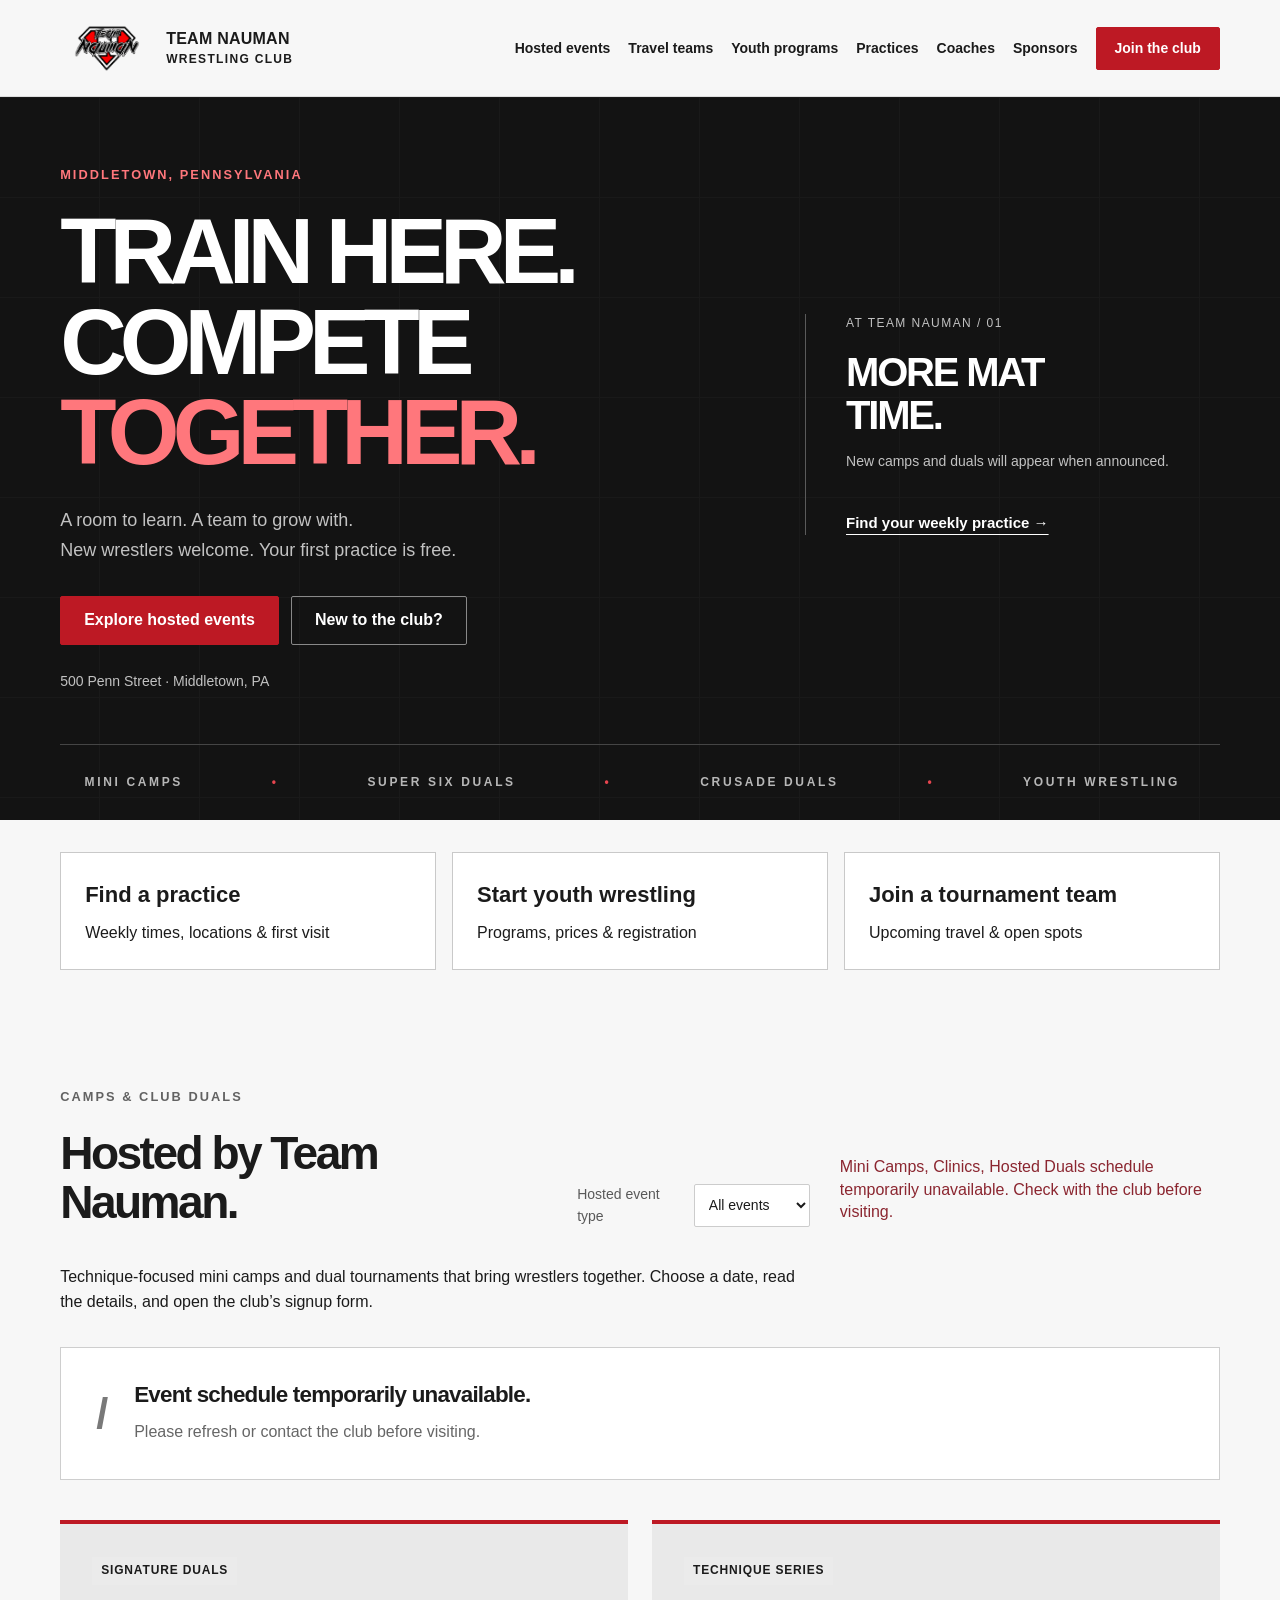
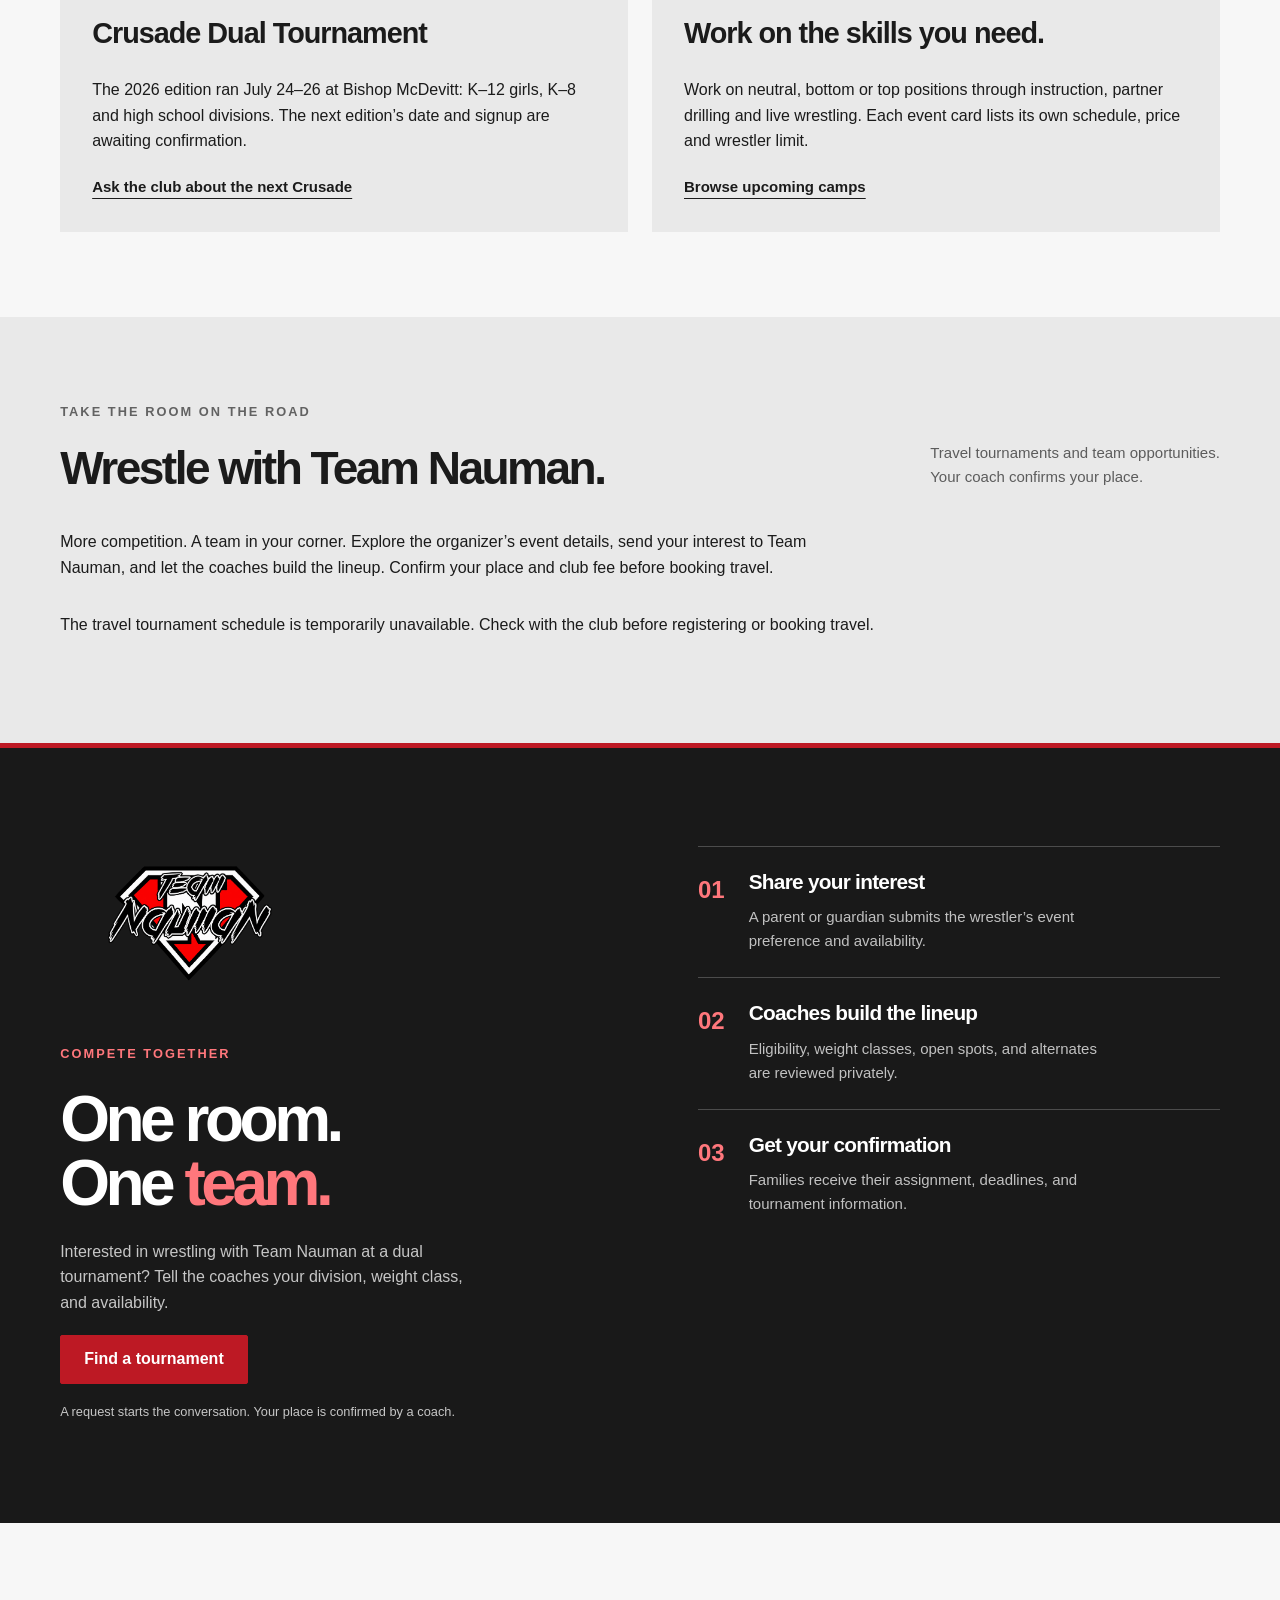
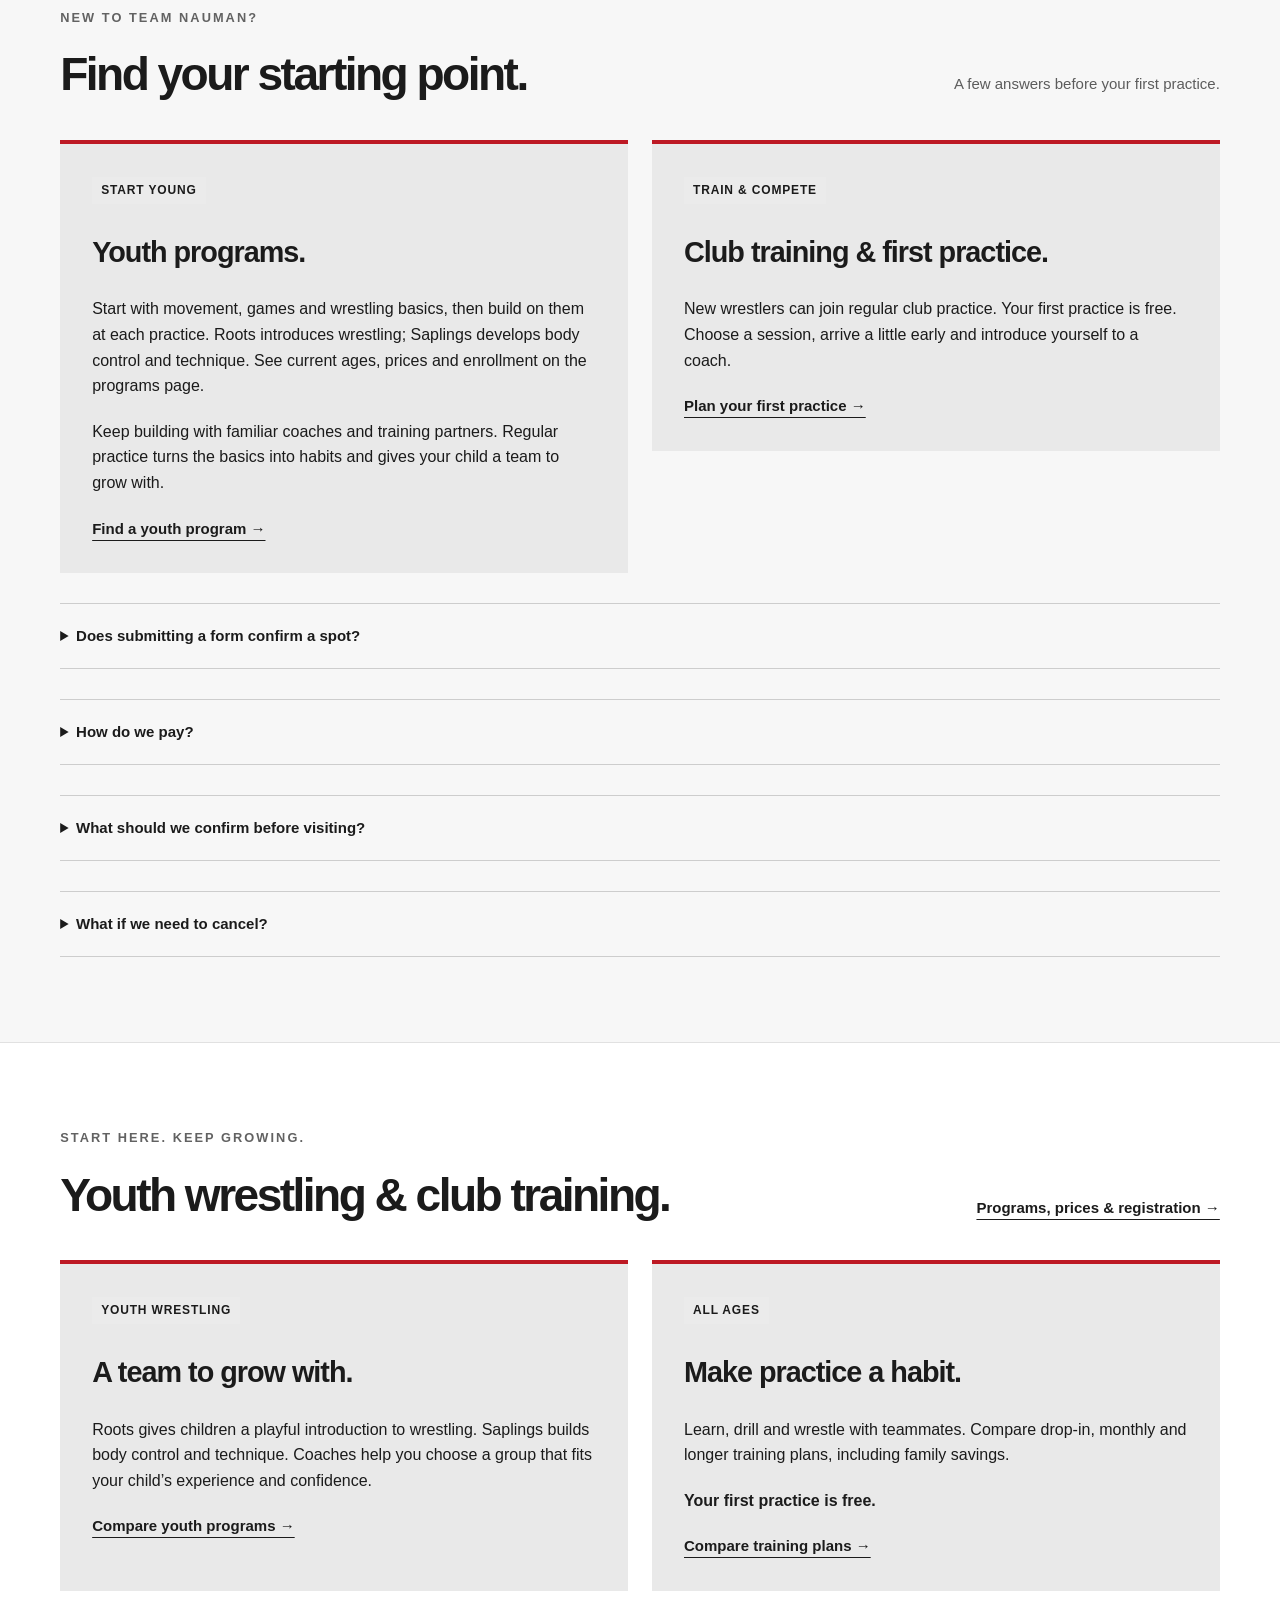
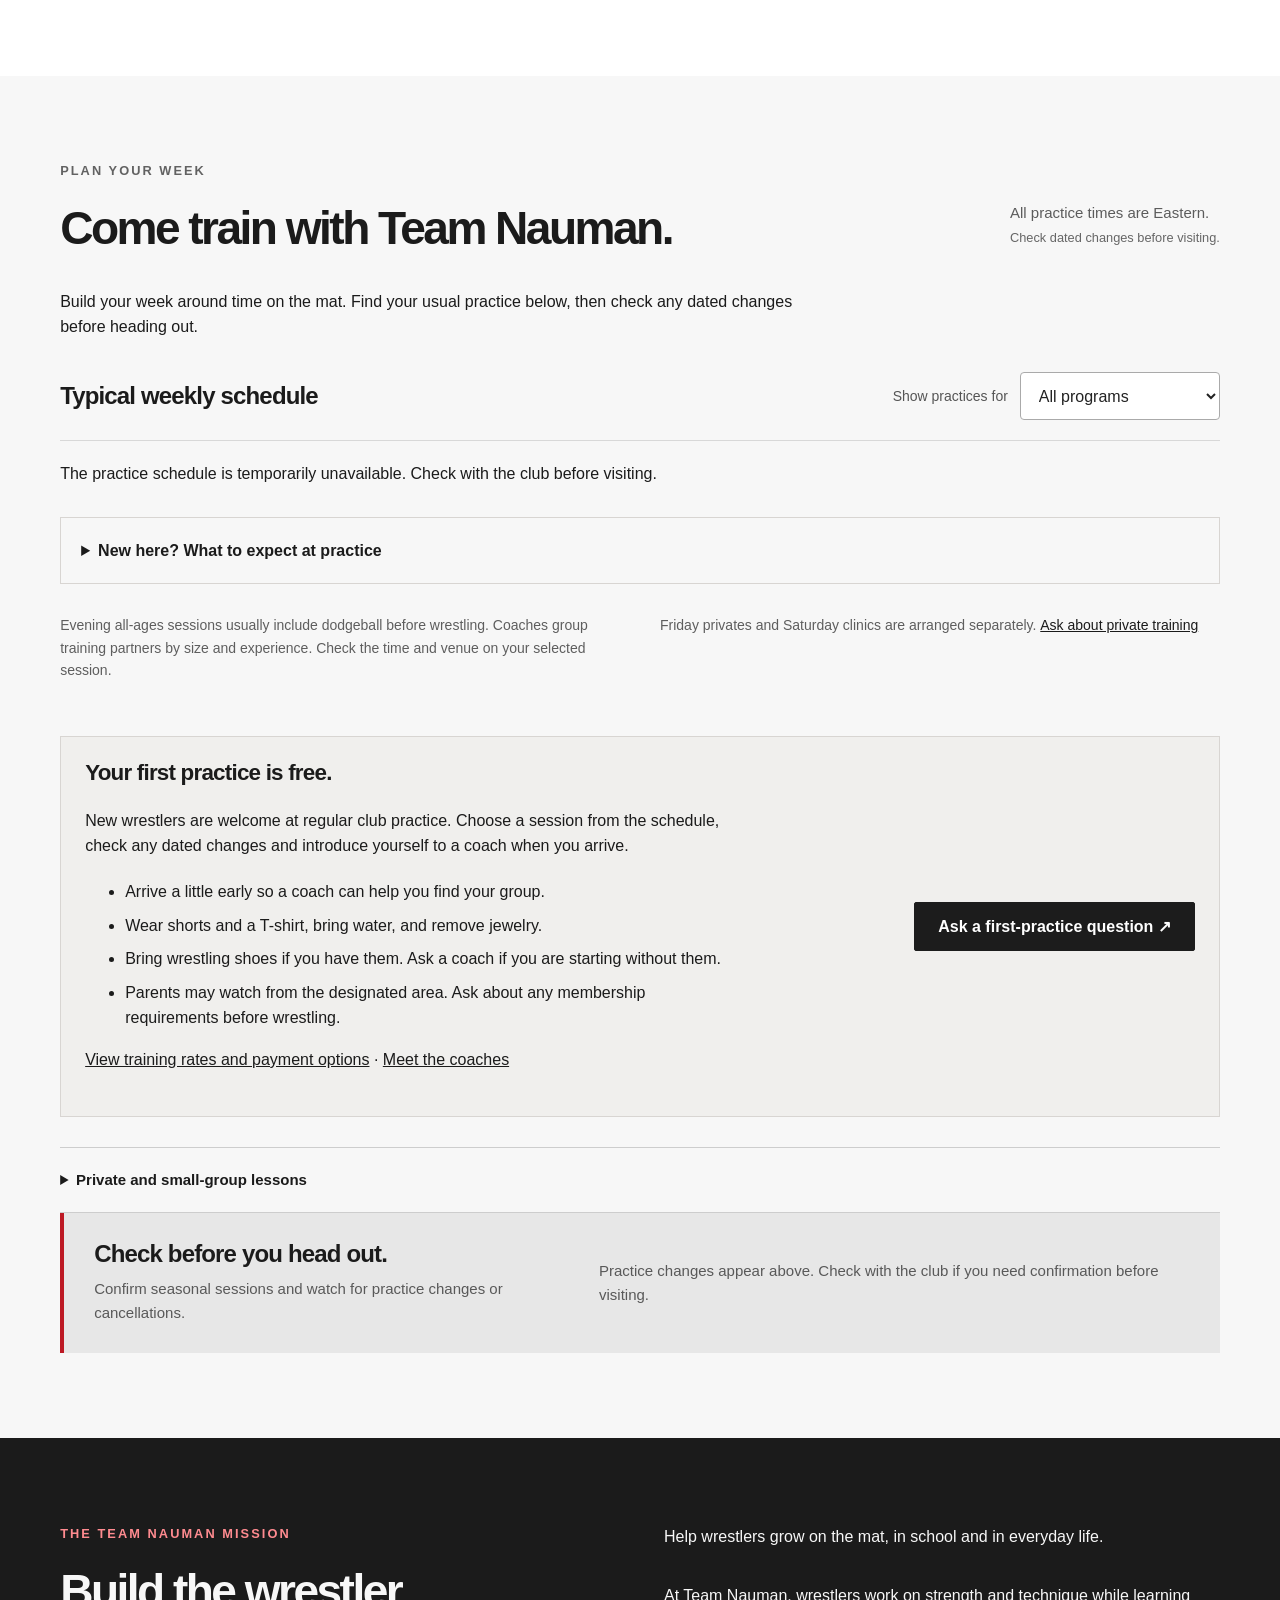
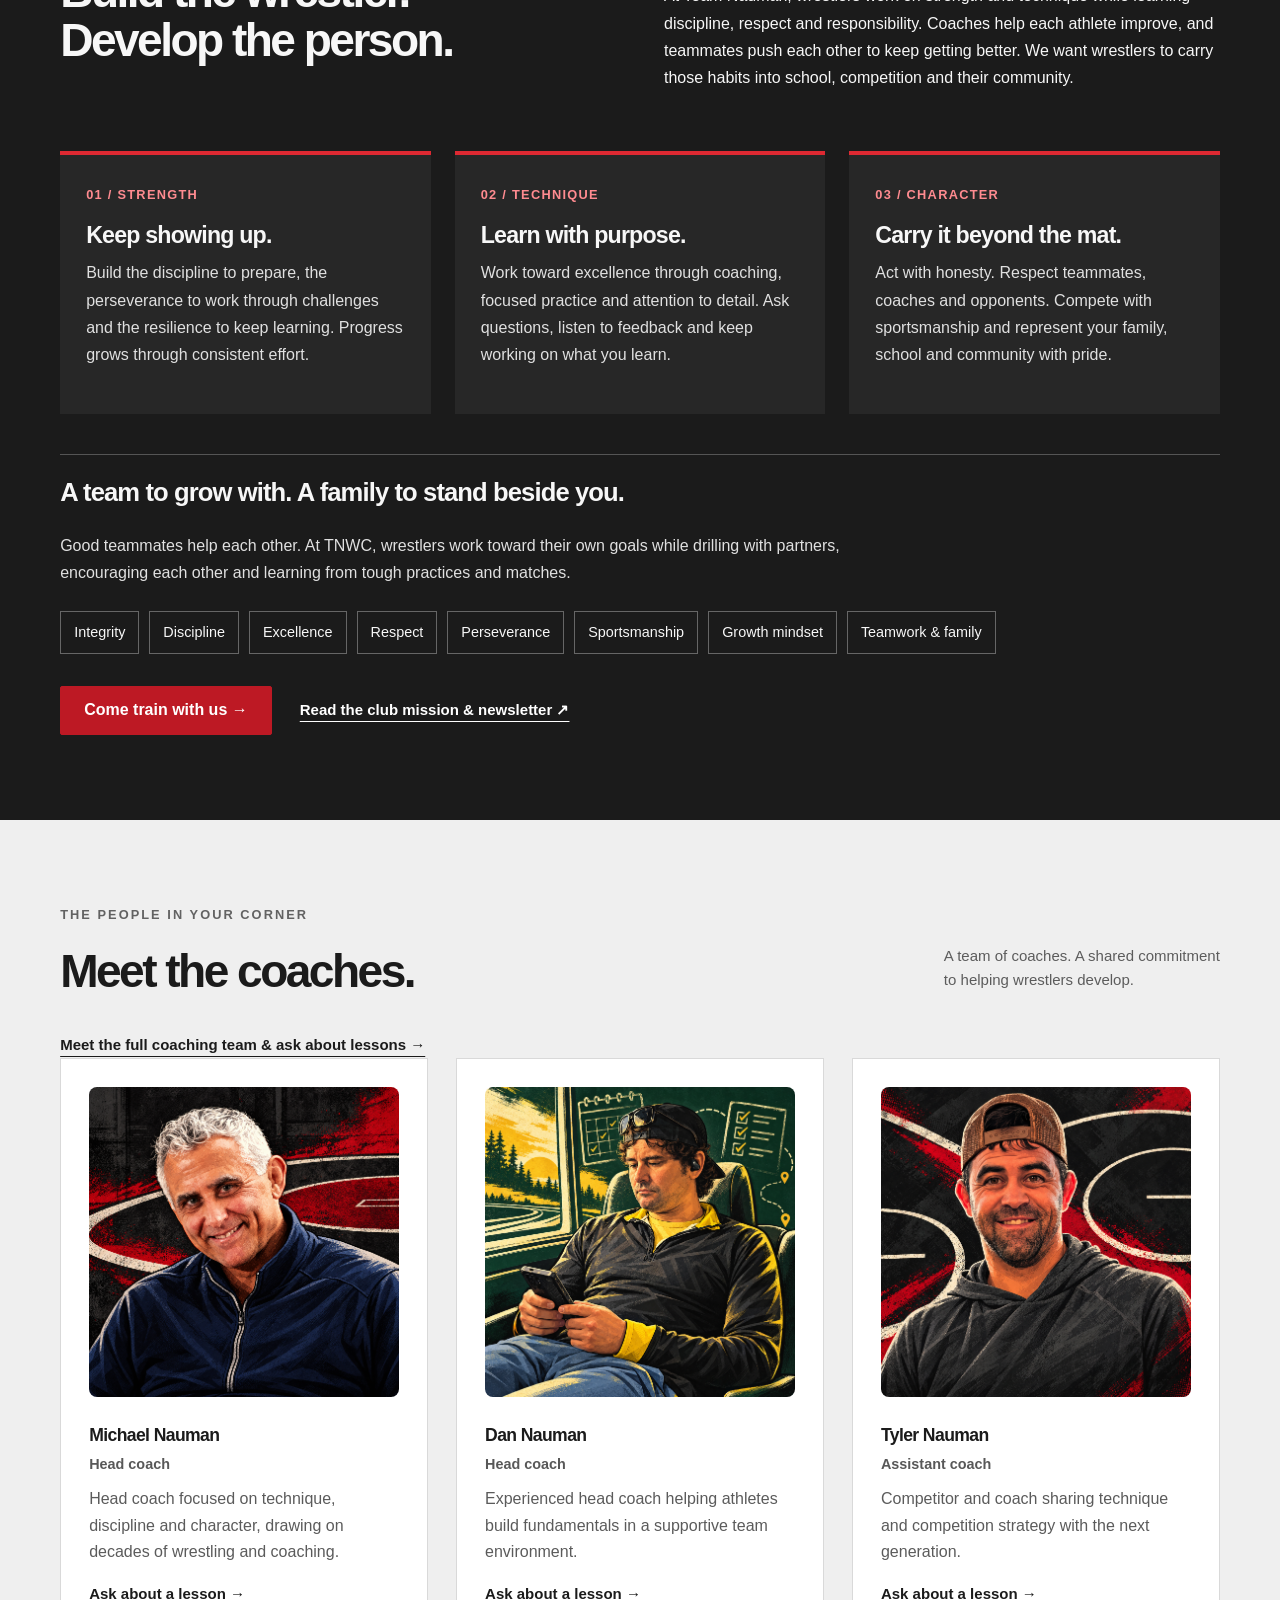
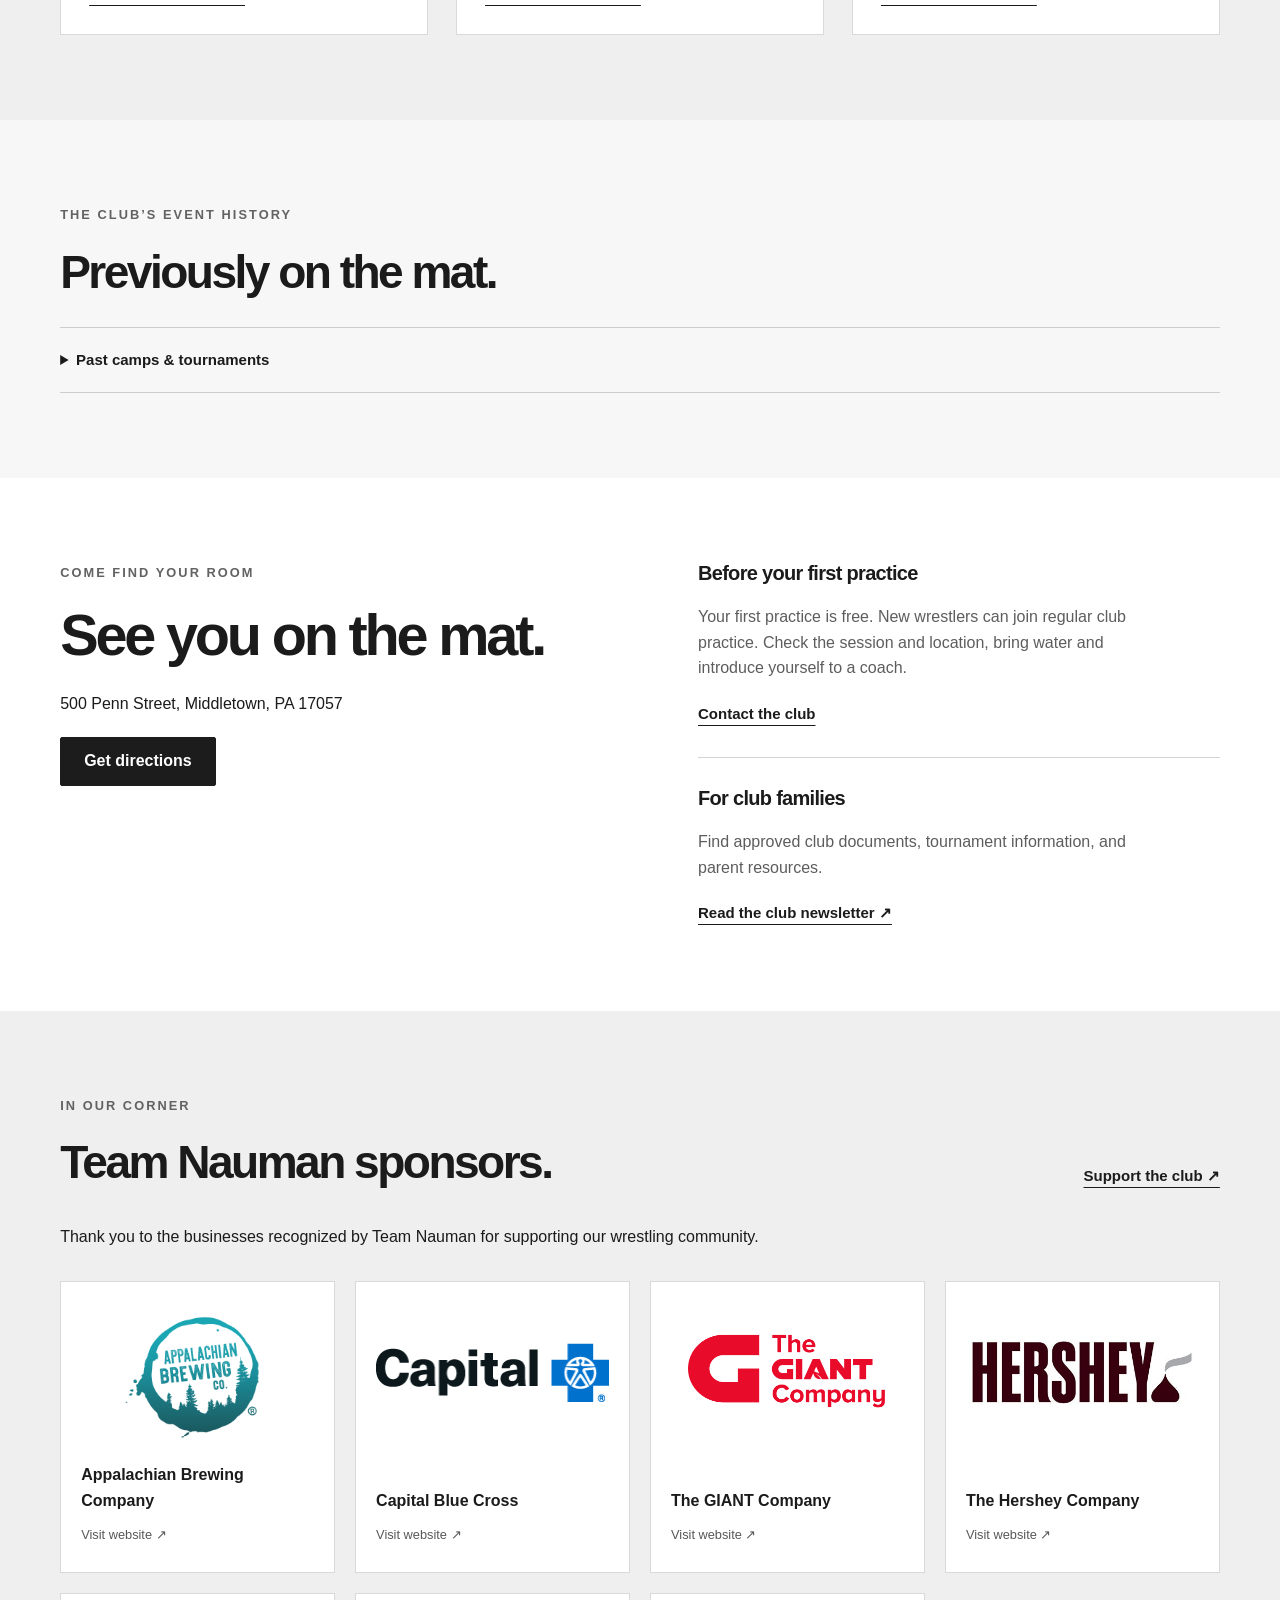
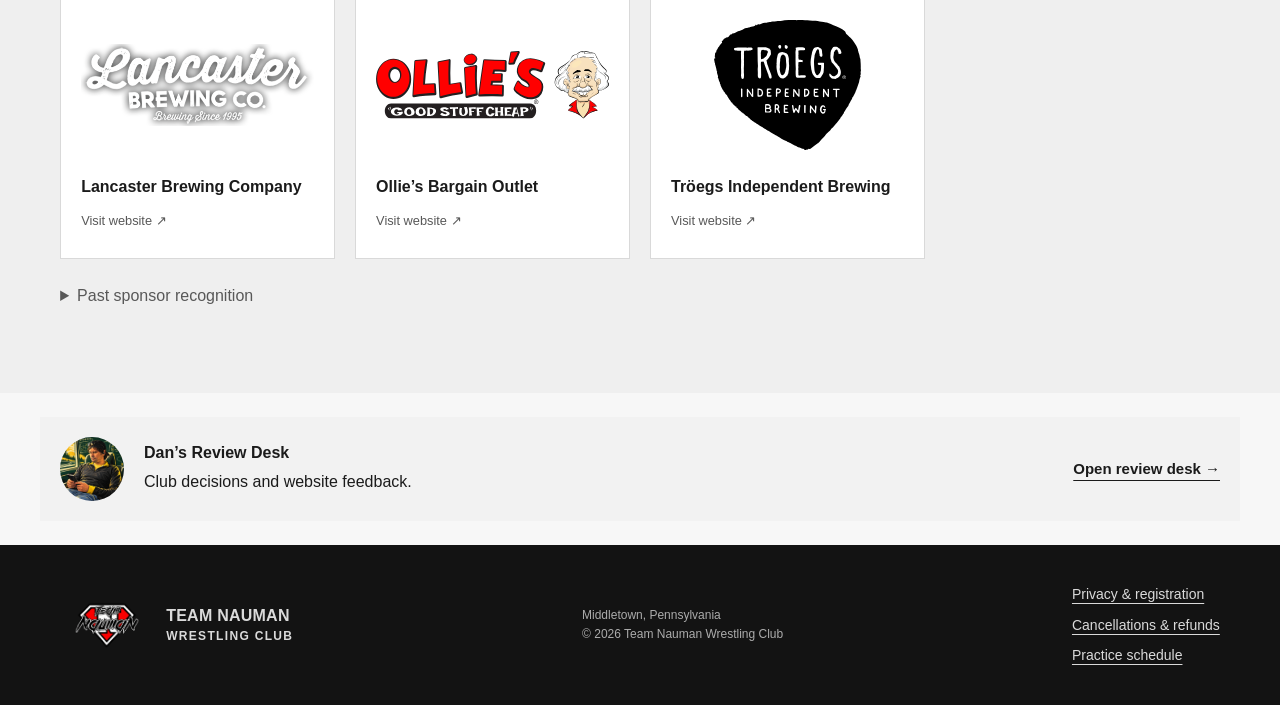
<file: index.html>
<!doctype html>
<html lang="en">
<head>
  <meta charset="utf-8"><meta name="viewport" content="width=device-width,initial-scale=1">
  <title>Team Nauman Wrestling Club | Middletown, PA</title>
  <meta name="description" content="Practice schedules, youth wrestling, coaches, and tournament team information for Team Nauman Wrestling Club in Middletown, Pennsylvania.">
  <meta name="robots" content="noindex,nofollow">
  <meta name="theme-color" content="#101513">
  <link rel="icon" href="./team-nauman-transparent.png?v=20261002-4" type="image/png">
  <link rel="stylesheet" href="./styles.css?v=20261002-4">
  <script src="./site-config.js?v=20261002-4" defer></script><script src="./mini-camps-feed.js?v=20261002-4"></script><script src="./practice-schedule.js?v=20261002-4" defer></script><script src="./app.js?v=20261002-4" defer></script><script src="./club-content.js?v=20261002-4" defer></script><script src="./family-pages.js?v=20261002-4" defer></script>
</head>
<body>
<a class="skip" href="#main">Skip to content</a>
<header class="header">
  <a class="brand" href="#main" aria-label="Team Nauman home"><span class="original-logo"><img src="./team-nauman-transparent.png" alt="Team Nauman diamond logo" width="1254" height="1254"></span><span class="brand-name">TEAM NAUMAN<small>WRESTLING CLUB</small></span></a>
  <button class="menu-toggle" aria-expanded="false" aria-controls="navigation">Menu</button>
  <nav id="navigation" aria-label="Main navigation"><a href="?eventType=all#events" data-event-kind="all">Hosted events</a><a href="#travel">Travel teams</a><a href="./programs.html">Youth programs</a><a href="#schedule">Practices</a><a href="./coaches.html">Coaches</a><a href="#sponsors">Sponsors</a><a class="button compact" href="#first-visit">Join the club</a></nav>
</header>
<main id="main">
  <section class="hero" aria-labelledby="hero-title">
    <div class="hero-copy"><p class="eyebrow">MIDDLETOWN, PENNSYLVANIA</p><h1 id="hero-title">TRAIN HERE.<br>COMPETE<br><em>TOGETHER.</em></h1><p class="hero-intro">A room to learn. A team to grow with.<br>New wrestlers welcome. Your first practice is free.</p><div class="hero-actions"><a class="button" href="?eventType=all#events" data-event-kind="all">Explore hosted events</a><a class="button outline" href="#first-visit">New to the club?</a></div><p class="hero-location">500 Penn Street · Middletown, PA</p></div>
    <aside class="practice-feature" aria-labelledby="practice-feature-title"><span class="section-number">NEXT AT NAUMAN / 01</span><h2 id="practice-feature-title">TILTS.<br>TURNS.<br>MAT TIME.</h2><p>Mini Camp · Top: All types of tilts</p><div class="feature-row"><strong>October 4, 2026</strong><span>9:00–11:45 AM ET</span></div><div class="feature-row"><strong>$25 per wrestler</strong><span>Limited to 30</span></div><p class="feature-note">45 minutes of live wrestling.<br>Technique instruction and live wrestling.</p><a class="text-link" href="https://forms.gle/LYQUBDzCxduMugbh6" target="_blank" rel="noopener noreferrer">View club signup form ↗</a></aside>
    <div class="hero-bottom event-ticker" aria-label="Explore Team Nauman events and programs"><div class="event-ticker-window"><div class="event-ticker-track"><div class="event-ticker-group"><a href="?eventType=Camp#event-list">MINI CAMPS</a><span class="ticker-dot" aria-hidden="true">•</span><a href="?eventType=Tournament#event-list">SUPER SIX DUALS</a><span class="ticker-dot" aria-hidden="true">•</span><a href="#events">CRUSADE DUALS</a><span class="ticker-dot" aria-hidden="true">•</span><a href="#programs">YOUTH WRESTLING</a><span class="ticker-dot" aria-hidden="true">•</span></div><div class="event-ticker-group" aria-hidden="true"><a href="?eventType=Camp#event-list" tabindex="-1">MINI CAMPS</a><span class="ticker-dot" aria-hidden="true">•</span><a href="?eventType=Tournament#event-list" tabindex="-1">SUPER SIX DUALS</a><span class="ticker-dot" aria-hidden="true">•</span><a href="#events" tabindex="-1">CRUSADE DUALS</a><span class="ticker-dot" aria-hidden="true">•</span><a href="#programs" tabindex="-1">YOUTH WRESTLING</a><span class="ticker-dot" aria-hidden="true">•</span></div></div></div></div>
  </section>
  <section class="section start-paths" aria-label="Find your starting point"><a href="#schedule"><strong>Find a practice</strong><span>Weekly times, locations &amp; first visit</span></a><a href="./programs.html"><strong>Start youth wrestling</strong><span>Programs, prices &amp; registration</span></a><a href="#travel"><strong>Join a tournament team</strong><span>Upcoming travel &amp; open spots</span></a></section><div id="announcements" class="announcements" aria-live="polite" hidden></div>
  <section class="section events-section" id="events" aria-labelledby="events-title"><div class="section-heading"><div><p class="eyebrow">CAMPS &amp; CLUB DUALS</p><h2 id="events-title">Hosted by Team Nauman.</h2></div><label class="program-filter">Hosted event type <select id="event-filter"><option value="all">All events</option><option value="test">Test events</option><option>Tournament</option><option>Clinic</option><option>Camp</option></select></label></div><p class="section-intro">Technique-focused mini camps and dual tournaments that bring wrestlers together. Choose a date, read the details, and open the club’s signup form.</p><div id="event-list" class="event-list" aria-live="polite"></div><div class="signature-grid"><article><span class="badge">SIGNATURE DUALS</span><h3>Crusade Dual Tournament</h3><p>The 2026 edition ran July 24–26 at Bishop McDevitt: K–12 girls, K–8 and high school divisions. The next edition’s date and signup are awaiting confirmation.</p><a class="text-link" href="#visit">Ask the club about the next Crusade</a></article><article><span class="badge">TECHNIQUE SERIES</span><h3>Work on the skills you need.</h3><p>Work on neutral, bottom or top positions through instruction, partner drilling and live wrestling. Each event card lists its own schedule, price and wrestler limit.</p><a class="text-link" href="?eventType=Camp#event-list" data-event-kind="Camp">Browse upcoming camps</a></article></div></section><section class="section events-section travel-section" id="travel" aria-labelledby="travel-title"><div class="section-heading"><div><p class="eyebrow">TAKE THE ROOM ON THE ROAD</p><h2 id="travel-title">Wrestle with Team Nauman.</h2></div><p>Travel tournaments and team opportunities.<br>Your coach confirms your place.</p></div><p class="section-intro">More competition. A team in your corner. Explore the organizer’s event details, send your interest to Team Nauman, and let the coaches build the lineup. Confirm your place and club fee before booking travel.</p><div id="travel-event-list" class="event-list"></div></section><section class="team-section" id="teams" aria-labelledby="teams-title"><div class="team-copy"><div class="team-competition-mark"><span class="original-logo"><img src="./team-nauman-transparent.png" alt="Team Nauman diamond logo" width="1254" height="1254"></span></div><p class="eyebrow">COMPETE TOGETHER</p><h2 id="teams-title">One room.<br>One <em>team.</em></h2><p>Interested in wrestling with Team Nauman at a dual tournament? Tell the coaches your division, weight class, and availability.</p><a class="button" href="#travel">Find a tournament</a><p class="team-note">A request starts the conversation. Your place is confirmed by a coach.</p></div><ol class="team-steps"><li><span>01</span><div><h3>Share your interest</h3><p>A parent or guardian submits the wrestler’s event preference and availability.</p></div></li><li><span>02</span><div><h3>Coaches build the lineup</h3><p>Eligibility, weight classes, open spots, and alternates are reviewed privately.</p></div></li><li><span>03</span><div><h3>Get your confirmation</h3><p>Families receive their assignment, deadlines, and tournament information.</p></div></li></ol></section><section class="section first-visit-section" id="first-visit" aria-labelledby="first-visit-title"><div class="section-heading"><div><p class="eyebrow">NEW TO TEAM NAUMAN?</p><h2 id="first-visit-title">Find your starting point.</h2></div><p>A few answers before your first practice.</p></div><div class="signature-grid"><article><span class="badge">START YOUNG</span><h3>Youth programs.</h3><p>Start with movement, games and wrestling basics, then build on them at each practice. Roots introduces wrestling; Saplings develops body control and technique. See current ages, prices and enrollment on the programs page.</p><p>Keep building with familiar coaches and training partners. Regular practice turns the basics into habits and gives your child a team to grow with.</p><a class="text-link" href="#programs">Find a youth program →</a></article><article><span class="badge">TRAIN &amp; COMPETE</span><h3>Club training &amp; first practice.</h3><p>New wrestlers can join regular club practice. Your first practice is free. Choose a session, arrive a little early and introduce yourself to a coach.</p><a class="text-link" href="#schedule">Plan your first practice →</a></article></div><details class="event-archive"><summary>Does submitting a form confirm a spot?</summary><p>No. A coach confirms availability and offers your tournament place by email. Verified payment secures an offered place. Event eligibility and deadlines still apply.</p></details><details class="event-archive"><summary>How do we pay?</summary><p>Cash, check payable to TNWC, or Venmo @Michael-Nauman-99. Include the wrestler and event or program in the payment note. Staff verifies payments.</p><a class="text-link" href="./programs.html#payment-options">Payment details</a></details><details class="event-archive"><summary>What should we confirm before visiting?</summary><p>Confirm your program, current session, eligibility or membership requirements, and what to bring with the club. Published seasonal practice times can change.</p><a class="text-link" href="mailto:teamnaumanwrestlingclub@gmail.com?subject=First%20practice%20question">Email a first-practice question</a></details><details class="event-archive"><summary>What if we need to cancel?</summary><p>Email the club promptly with the wrestler’s name and event or program. Refund and credit eligibility depends on timing and the applicable registration terms.</p><a class="text-link" href="./refunds.html">Cancellation &amp; refund policy</a></details></section><section class="section program-section" id="programs"><div class="section-heading"><div><p class="eyebrow">START HERE. KEEP GROWING.</p><h2>Youth wrestling &amp; club training.</h2></div><a class="text-link" href="./programs.html">Programs, prices &amp; registration →</a></div><div class="signature-grid"><article><span class="badge">YOUTH WRESTLING</span><h3>A team to grow with.</h3><p>Roots gives children a playful introduction to wrestling. Saplings builds body control and technique. Coaches help you choose a group that fits your child’s experience and confidence.</p><a class="text-link" href="./programs.html">Compare youth programs →</a></article><article><span class="badge">ALL AGES</span><h3>Make practice a habit.</h3><p>Learn, drill and wrestle with teammates. Compare drop-in, monthly and longer training plans, including family savings.</p><p><strong>Your first practice is free.</strong></p><a class="text-link" href="./programs.html#membership">Compare training plans →</a></article></div></section><section class="section schedule-section" id="schedule" aria-labelledby="schedule-title">
    <div class="section-heading"><div><p class="eyebrow">PLAN YOUR WEEK</p><h2 id="schedule-title">Come train with Team Nauman.</h2></div><p>All practice times are Eastern.<br><span id="schedule-verification">Check dated changes before visiting.</span></p></div>
<p class="section-intro">Build your week around time on the mat. Find your usual practice below, then check any dated changes before heading out.</p><div class="practice-toolbar"><h3 id="schedule-week-label">Typical weekly schedule</h3><label class="program-filter">Show practices for <select id="program-filter"><option value="all">All programs</option><option>All ages</option><option>Youth programs</option></select></label></div><div id="practice-list" class="practice-list" aria-live="polite"><p>Loading the current practice schedule...</p></div><section id="practice-changes" hidden><h3>Upcoming schedule changes</h3><div id="practice-change-list"></div></section><details class="practice-fit practice-expectations"><summary>New here? What to expect at practice</summary>    <p class="section-intro">Get more from every hour on the mat. Learn the details, drill with a partner and put your technique to work in wrestling. Team Nauman brings athletes together to build skill, confidence through practice, and the discipline and respect that carry beyond competition.</p>
<div class="practice-location"><div><p class="eyebrow">EVERY REGULAR CLUB PRACTICE</p><h3>Find your room.</h3><p>Check the location on your chosen session. The usual club venue is 500 Penn Street, Middletown, PA 17057.</p></div><a class="button dark" href="https://www.google.com/maps/search/?api=1&amp;query=500%20Penn%20Street%2C%20Middletown%2C%20PA%2017057" target="_blank" rel="noopener noreferrer">Get practice directions ↗</a></div>
<div class="practice-experience"><article><span class="eyebrow">01 / LEARN</span><h3>See the details.</h3><p>Coaches demonstrate technique and help wrestlers understand how and when to use it. Ask questions and work on the positions that matter to you.</p></article><article><span class="eyebrow">02 / DRILL</span><h3>Make it your own.</h3><p>Repeat the movement with a training partner. Situational drilling gives you a focused way to work through positions and improve the details.</p></article><article><span class="eyebrow">03 / WRESTLE</span><h3>Put it into action.</h3><p>Apply what you learned in wrestling. Depending on your group, sessions finish with live wrestling, drill matches or play wrestling.</p></article></div>
<details class="practice-fit"><summary>Which practice is right for my wrestler?</summary><div><p><strong>Just getting started?</strong> Roots introduces wrestling through games and movement. Saplings builds body control and basic technique. <a href="#programs">Explore youth programs and registration.</a></p><p><strong>Building technique:</strong> Developmental Drillers is described in the newsletter for wrestlers with roughly 2–3+ years of experience: about an hour of instruction, drilling and situations, followed by 30 minutes applying the technique in wrestling.</p><p><strong>Ready for a faster pace:</strong> Advanced Assassins is described for roughly 3–4+ years of experience: 45–50 minutes of instruction and high-level drilling, then 40–45 minutes of live wrestling, drill matches or play wrestling. Coaches pause to correct and highlight details.</p><p>A coach confirms placement and which weekly session offers each group. The weekly “All ages” listing does not mean every experience group trains together.</p></div></details>
</details>    <div class="schedule-notes"><p>Evening all-ages sessions usually include dodgeball before wrestling. Coaches group training partners by size and experience. Check the time and venue on your selected session.</p><p>Friday privates and Saturday clinics are arranged separately. <button class="inline-button" data-service="privateTrainingUrl">Ask about private training</button></p></div>
<div class="practice-first-visit"><div><h3>Your first practice is free.</h3><p>New wrestlers are welcome at regular club practice. Choose a session from the schedule, check any dated changes and introduce yourself to a coach when you arrive.</p><ul><li>Arrive a little early so a coach can help you find your group.</li><li>Wear shorts and a T-shirt, bring water, and remove jewelry.</li><li>Bring wrestling shoes if you have them. Ask a coach if you are starting without them.</li><li>Parents may watch from the designated area. Ask about any membership requirements before wrestling.</li></ul><p><a href="./programs.html#membership">View training rates and payment options</a> · <a href="#coaches">Meet the coaches</a></p></div><a class="button dark" href="mailto:teamnaumanwrestlingclub@gmail.com?subject=First%20practice%20at%20Team%20Nauman&amp;body=Hello%20Team%20Nauman%2C%0A%0AWe%20would%20like%20to%20attend%20a%20practice%20at%20500%20Penn%20Street%2C%20Middletown.%0A%0AParent%20/%20guardian%20name%3A%0AWrestler%20name%3A%0AAge%20/%20grade%3A%0AYears%20of%20wrestling%20experience%3A%0APreferred%20practice%20day%3A%0ASkills%20or%20goals%3A%0ABest%20email%20/%20phone%3A%0A%0APlease%20confirm%20the%20right%20group%2C%20session%20time%2C%20membership%20requirements%2C%20what%20to%20bring%20and%20the%20fee.%0A%0AThank%20you%21">Ask a first-practice question ↗</a></div><details class="event-archive"><summary>Private and small-group lessons</summary><div class="club-training-details" id="club-training"><h3 id="private-lessons">A coach in your corner.</h3><p>Private or small-group lessons make room to focus on your wrestler’s questions and goals. A family might ask to revisit a move from practice, work through a difficult position or plan focused preparation for an upcoming event. Discuss the goal with the coach first so the session has a clear purpose.</p><details class="event-archive"><summary>Choose a coach for private lessons</summary><p>Start with the full coach biographies on the coaches page. Jon Hade’s background includes strength and conditioning; Ricky Via brings Division I wrestling experience; Brad Bechtel and Logan Stoltzfus have youth coaching backgrounds. Dan and Michael can help families discuss the right fit. Ask your preferred coach about the goal, format, availability and fee. Check availability directly with the coach.</p></details><div class="hero-actions"><a class="button dark" href="#coaches">Find your coach</a><a class="button light" href="mailto:teamnaumanwrestlingclub@gmail.com?subject=Private%20lesson%20inquiry&amp;body=Hello%20Team%20Nauman%2C%0A%0AI%20would%20like%20to%20discuss%20private%20or%20small-group%20lessons.%0A%0AParent%20/%20wrestler%20name%3A%0AAge%20/%20grade%3A%0AWrestling%20experience%3A%0APreferred%20coach%20%28or%20please%20recommend%20one%29%3A%0ASkills%20or%20positions%20we%20would%20like%20to%20work%20on%3A%0AUpcoming%20event%20/%20goal%20%28optional%29%3A%0APreferred%20days%20/%20times%3A%0APrivate%20or%20small-group%20preference%3A%0ABest%20contact%3A%0A%0APlease%20confirm%20availability%2C%20session%20length%2C%20location%20and%20fee.%0A%0AThank%20you%21">Ask about private lessons ↗</a></div></div></details>    <div class="calendar-strip"><div><h3>Check before you head out.</h3><p>Confirm seasonal sessions and watch for practice changes or cancellations.</p></div><div class="calendar-actions"><button class="button dark" id="calendar-toggle" aria-expanded="false" aria-controls="calendar-panel">Open club calendar</button><button class="button light" id="calendar-subscribe">Subscribe to updates</button></div></div>
    <div id="calendar-panel" hidden></div>
    
  </section><section class="section mission-section" id="club" aria-labelledby="mission-title"><div class="mission-lead"><div><p class="eyebrow">THE TEAM NAUMAN MISSION</p><h2 id="mission-title">Build the wrestler.<br>Develop the person.</h2></div><div><p class="section-intro">Help wrestlers grow on the mat, in school and in everyday life.</p><p>At Team Nauman, wrestlers work on strength and technique while learning discipline, respect and responsibility. Coaches help each athlete improve, and teammates push each other to keep getting better. We want wrestlers to carry those habits into school, competition and their community.</p></div></div><div class="mission-pillars"><article><span>01 / STRENGTH</span><h3>Keep showing up.</h3><p>Build the discipline to prepare, the perseverance to work through challenges and the resilience to keep learning. Progress grows through consistent effort.</p></article><article><span>02 / TECHNIQUE</span><h3>Learn with purpose.</h3><p>Work toward excellence through coaching, focused practice and attention to detail. Ask questions, listen to feedback and keep working on what you learn.</p></article><article><span>03 / CHARACTER</span><h3>Carry it beyond the mat.</h3><p>Act with honesty. Respect teammates, coaches and opponents. Compete with sportsmanship and represent your family, school and community with pride.</p></article></div><div class="mission-family"><h3>A team to grow with. A family to stand beside you.</h3><p>Good teammates help each other. At TNWC, wrestlers work toward their own goals while drilling with partners, encouraging each other and learning from tough practices and matches.</p><div class="mission-values" aria-label="Team Nauman core values"><span>Integrity</span><span>Discipline</span><span>Excellence</span><span>Respect</span><span>Perseverance</span><span>Sportsmanship</span><span>Growth mindset</span><span>Teamwork &amp; family</span></div></div><div class="mission-actions"><a class="button" href="#schedule">Come train with us →</a><a class="text-link" href="https://docs.google.com/document/d/14ft6OLKkyadihxkkNTqhnUEIVE-a8AMwWWwLqBoVk2Y/edit" target="_blank" rel="noopener noreferrer">Read the club mission &amp; newsletter ↗</a></div></section><section class="section coaches-section" id="coaches" aria-labelledby="coaches-title"><div class="section-heading"><div><p class="eyebrow">THE PEOPLE IN YOUR CORNER</p><h2 id="coaches-title">Meet the coaches.</h2></div><p>A team of coaches. A shared commitment<br>to helping wrestlers develop.</p></div><a class="text-link" href="./coaches.html">Meet the full coaching team &amp; ask about lessons →</a><div id="coach-list" class="coach-grid"></div></section><section class="section stories-section" id="stories" aria-labelledby="stories-title"><p class="eyebrow">FROM THE TEAM</p><h2 id="stories-title">Stories from the mat.</h2><div id="testimonial-list"></div></section><section class="section" id="past-events"><p class="eyebrow">THE CLUB’S EVENT HISTORY</p><h2>Previously on the mat.</h2><details class="event-archive"><summary>Past camps &amp; tournaments</summary><div id="recent-event-history" hidden></div><div><p><strong>Earlier 2026 clinics</strong><br>January 25: Changeovers and turns · February 8: Tilts · February 16: Baseline defense · March 1: Peyton Hall clinic · March 15: Finishing shots. These dates have passed.</p><p><strong>Earlier travel events</strong><br>Battle at the Nook (December 2025), National Freestyle Duals (April 2026), NHSCA Nationals (March 2026), NHSCA Duals (May 2026) and AAU Scholastic Duals (June 2026). Historical listings are not current signup opportunities.</p><p><strong>2026 mini-camp series · Past dates</strong><br>August 23: Neutral: outside step, short offense and front headlocks.<br>August 30: Top: bars, hammer locks and halves.<br>September 20: Bottom: high turns, shoulder rolls, changeovers and Granbys.<br>September 27: Baseline defense: supplied historical listing; its form now shows October 12.<br>Series information: $25 per wrestler, up to 30 wrestlers, 45 minutes of live wrestling, 500 Penn Street. These dates have passed.</p><p><strong>Battle in the Burgh</strong><br>September 5, 2026 · Monroeville Convention Center, Monroeville, PA.<br>K–4, K–8, high school and girls · Fee records differ ($45 in the supplied message; $55 in the newsletter). Past event.<br>Historical weight needs: HS 285 (+3 lb); K–8 120, 140, 175 (+2 lb); girls 50, 56, 62, 122, 127, 132, 138, 170, 235. These are past requests, not current openings.<br><a href="https://www.breakthechainswrestling.com/battle-in-the-burgh" target="_blank" rel="noopener noreferrer">Tournament information</a></p><p><strong>Waterway Duals</strong><br>September 12–13, 2026 · Spooky Nook Sports Complex, Manheim, PA.<br>Latest supplied historical weight needs: HS 102, 134, 191; MS 110, 120, 125, 130, 160, HWT; youth 61, 82, 88, 95, 105, 115, HWT; girls 50, 57, 64, 70, 77, 84, 100, 110, 115, 118, 122, 128, 132, 170, HWT.<br><a href="https://nawewrestling.com/waterwayduals2026.html" target="_blank" rel="noopener noreferrer">Tournament information</a>. Past needs do not indicate current roster openings.</p><p><strong>2026 TNWC Crusade Dual Tournament</strong><br>July 24: K–12 girls · July 25: K–8 · July 26: high school.<br>Bishop McDevitt · Supplied fee $40. Past event.</p><p><strong>Crusade Dual Tournament · 2025</strong><br>July 25–27, 2025 · Bishop McDevitt</p><p><strong>TNWC Super Six Dual Tournament</strong><br>October 11–12, 2025 · Bishop McDevitt</p></div></details></section><section class="section visit-section" id="visit" aria-labelledby="visit-title"><div><p class="eyebrow">COME FIND YOUR ROOM</p><h2 id="visit-title">See you on the mat.</h2><p id="address">500 Penn Street<br>Middletown, PA 17057</p><a class="button dark" id="directions" href="https://www.google.com/maps/search/?api=1&amp;query=500%20Penn%20Street%20Middletown%20PA%2017057" target="_blank" rel="noopener noreferrer">Get directions</a></div><div class="visit-info"><h3>Before your first practice</h3><p>Your first practice is free. New wrestlers can join regular club practice. Check the session and location, bring water and introduce yourself to a coach.</p><button class="text-link" id="contact-button">Contact the club</button><hr><h3>For club families</h3><p>Find approved club documents, tournament information, and parent resources.</p><a class="text-link" href="https://docs.google.com/document/d/14ft6OLKkyadihxkkNTqhnUEIVE-a8AMwWWwLqBoVk2Y/edit" target="_blank" rel="noopener noreferrer">Read the club newsletter ↗</a></div></section>
<section class="section sponsors-section" id="sponsors" aria-labelledby="sponsors-title"><div class="section-heading"><div><p class="eyebrow">IN OUR CORNER</p><h2 id="sponsors-title">Team Nauman sponsors.</h2></div><a class="text-link" href="mailto:teamnaumanwrestlingclub@gmail.com?subject=Team%20Nauman%20%E2%80%94%20support%20inquiry&amp;body=Hello%20Team%20Nauman%2C%0A%0AI%20would%20like%20to%20learn%20about%20supporting%20the%20club.%0A%0AName%3A%0ABusiness%20/%20organization%20%28if%20applicable%29%3A%0AEmail%20/%20phone%3A%0AWebsite%20%28optional%29%3A%0A%0AType%20of%20support%20%28sponsorship%2C%20financial%20donation%2C%20equipment%20/%20services%2C%20volunteering%2C%20or%20other%29%3A%0AWhat%20I%20would%20like%20to%20contribute%20%28amount%2C%20items%2C%20services%2C%20or%20time%29%3A%0APreferred%20timing%3A%0AInterest%20in%20sponsor%20recognition%20/%20partnership%3A%0AQuestions%20or%20ideas%3A%0A%0APlease%20send%20current%20support%20opportunities%20and%20any%20applicable%20nonprofit%20status%2C%20donation%20receipt%2C%20and%20tax-deductibility%20information.%0A%0AThank%20you%21">Support the club ↗</a></div><p class="section-intro">Thank you to the businesses recognized by Team Nauman for supporting our wrestling community.</p><div class="sponsor-grid">
<a class="sponsor-card" href="https://abcbrew.com/" target="_blank" rel="noopener noreferrer"><span class="sponsor-logo"><img src="./sponsor-appalachian.png" alt="Appalachian Brewing Company logo" loading="lazy"></span><span class="sponsor-name">Appalachian Brewing Company</span><span class="sponsor-link">Visit website ↗</span></a>
<a class="sponsor-card" href="https://www.capbluecross.com/" target="_blank" rel="noopener noreferrer"><span class="sponsor-logo"><img src="./sponsor-capital.png" alt="Capital Blue Cross logo" loading="lazy"></span><span class="sponsor-name">Capital Blue Cross</span><span class="sponsor-link">Visit website ↗</span></a>
<a class="sponsor-card" href="https://giantfoodstores.com/" target="_blank" rel="noopener noreferrer"><span class="sponsor-logo"><img src="./sponsor-giant.png" alt="The GIANT Company logo" loading="lazy"></span><span class="sponsor-name">The GIANT Company</span><span class="sponsor-link">Visit website ↗</span></a>
<a class="sponsor-card" href="https://www.thehersheycompany.com/" target="_blank" rel="noopener noreferrer"><span class="sponsor-logo"><img src="./sponsor-hershey.png" alt="The Hershey Company logo" loading="lazy"></span><span class="sponsor-name">The Hershey Company</span><span class="sponsor-link">Visit website ↗</span></a>
<a class="sponsor-card" href="https://www.lancasterbrewing.com/" target="_blank" rel="noopener noreferrer"><span class="sponsor-logo"><img src="./sponsor-lancaster.png" alt="Lancaster Brewing Company logo" loading="lazy"></span><span class="sponsor-name">Lancaster Brewing Company</span><span class="sponsor-link">Visit website ↗</span></a>
<a class="sponsor-card" href="https://www.ollies.com/" target="_blank" rel="noopener noreferrer"><span class="sponsor-logo"><img src="./sponsor-ollies.svg" alt="Ollie’s Bargain Outlet logo" loading="lazy"></span><span class="sponsor-name">Ollie’s Bargain Outlet</span><span class="sponsor-link">Visit website ↗</span></a>
<a class="sponsor-card" href="https://troegs.com/" target="_blank" rel="noopener noreferrer"><span class="sponsor-logo"><img src="./sponsor-troegs.svg" alt="Tröegs Independent Brewing logo" loading="lazy"></span><span class="sponsor-name">Tröegs Independent Brewing</span><span class="sponsor-link">Visit website ↗</span></a>
</div><details class="sponsor-history"><summary>Past sponsor recognition</summary><p>Team Nauman also previously recognized Rite Aid. Thank you for your support.</p></details></section>
<aside class="review-shortcut" id="dan-review"><img src="./dan-review-portrait.png" alt="Dan Nauman" width="64" height="64" loading="lazy"><div><strong>Dan’s Review Desk</strong><p>Club decisions and website feedback.</p></div><a class="text-link" href="./review.html">Open review desk →</a></aside></main>
<footer><a class="brand" href="#main"><span class="original-logo"><img src="./team-nauman-transparent.png" alt="Team Nauman diamond logo" width="1254" height="1254"></span><span class="brand-name">TEAM NAUMAN<small>WRESTLING CLUB</small></span></a><p>Middletown, Pennsylvania<br>© <span id="year">2026</span> Team Nauman Wrestling Club</p><div><a href="./privacy.html">Privacy & registration</a><a href="./refunds.html">Cancellations &amp; refunds</a><a href="#schedule">Practice schedule</a></div></footer>
<dialog id="service-dialog" aria-labelledby="dialog-title"><div class="dialog-top"><p class="eyebrow">TEAM NAUMAN</p><button id="dialog-close" aria-label="Close dialog">×</button></div><h2 id="dialog-title">Connect with Team Nauman.</h2><p id="dialog-description"></p><a class="button dark" href="mailto:teamnaumanwrestlingclub@gmail.com">Email the club</a></dialog>
<noscript><p class="noscript">Enable JavaScript to use practice filters and view event and coach listings. For help, email <a href="mailto:teamnaumanwrestlingclub@gmail.com">teamnaumanwrestlingclub@gmail.com</a>.</p></noscript>
</body></html>
</file>
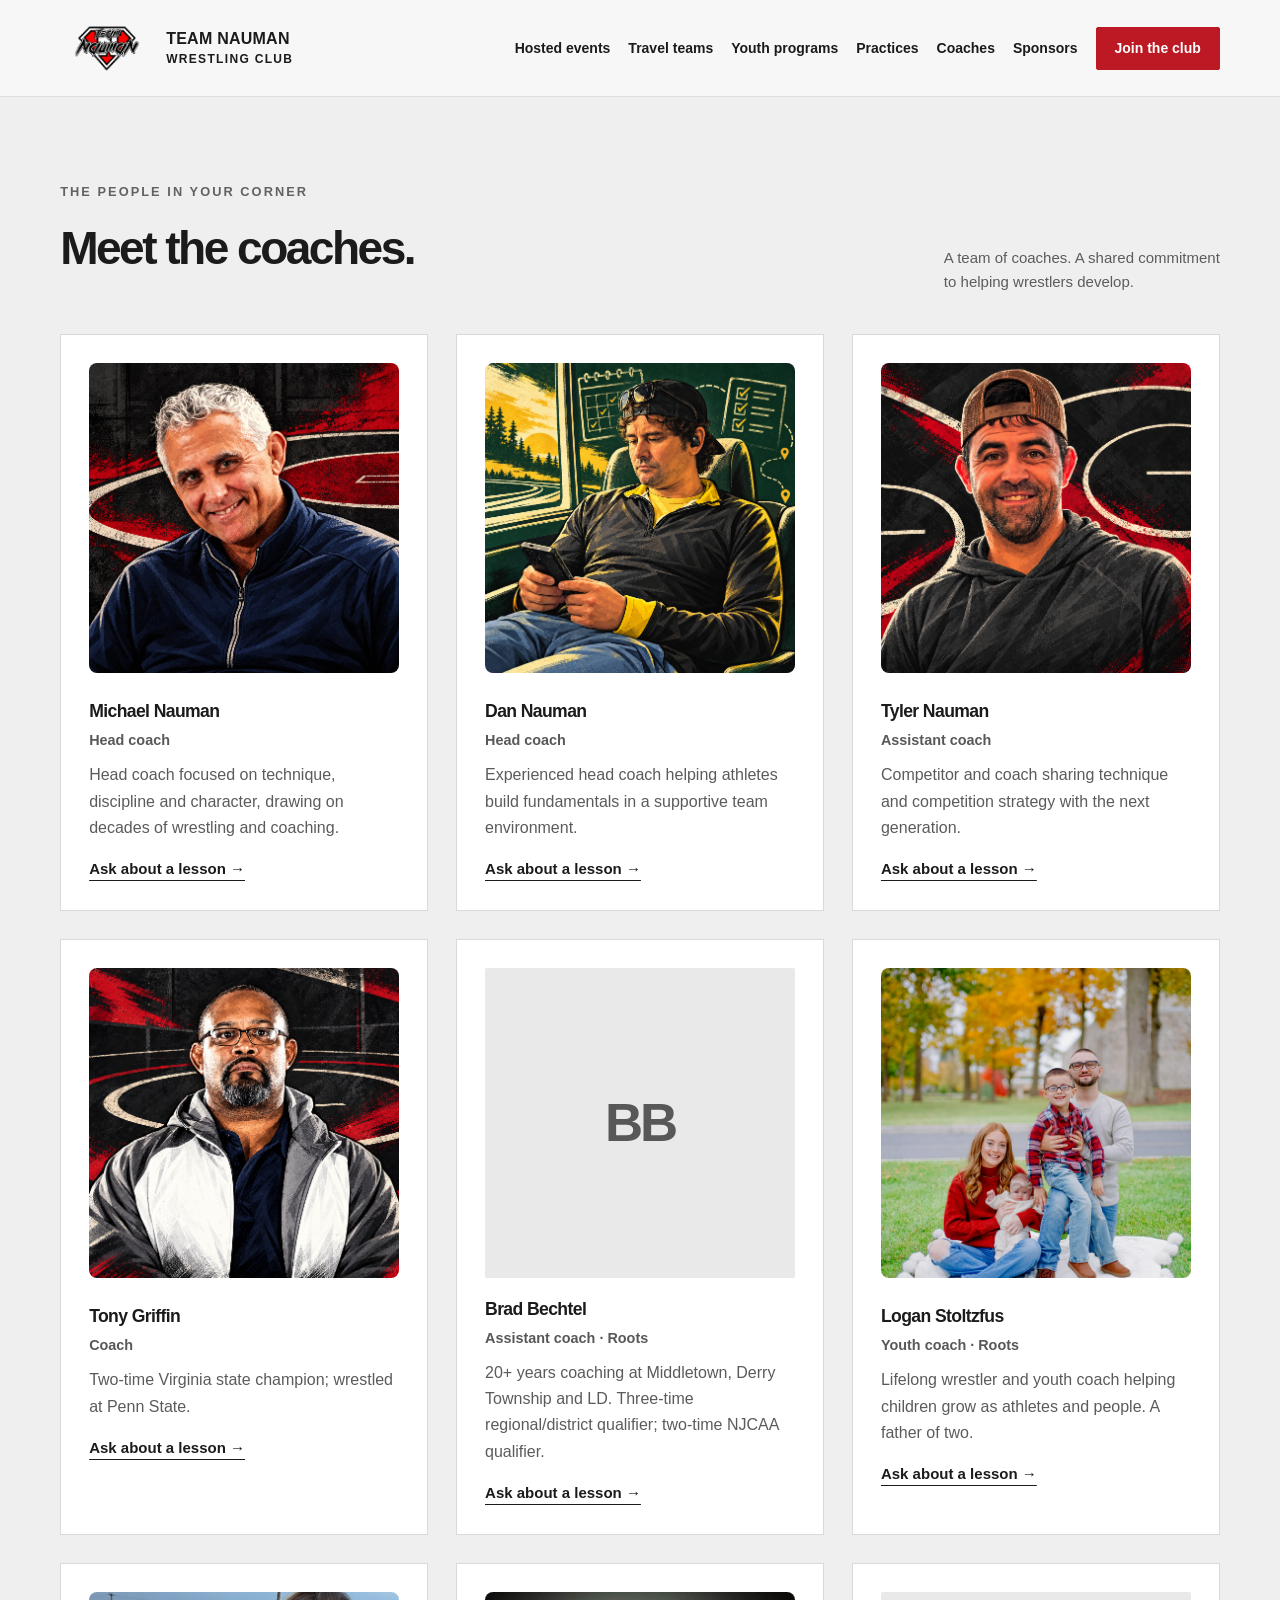
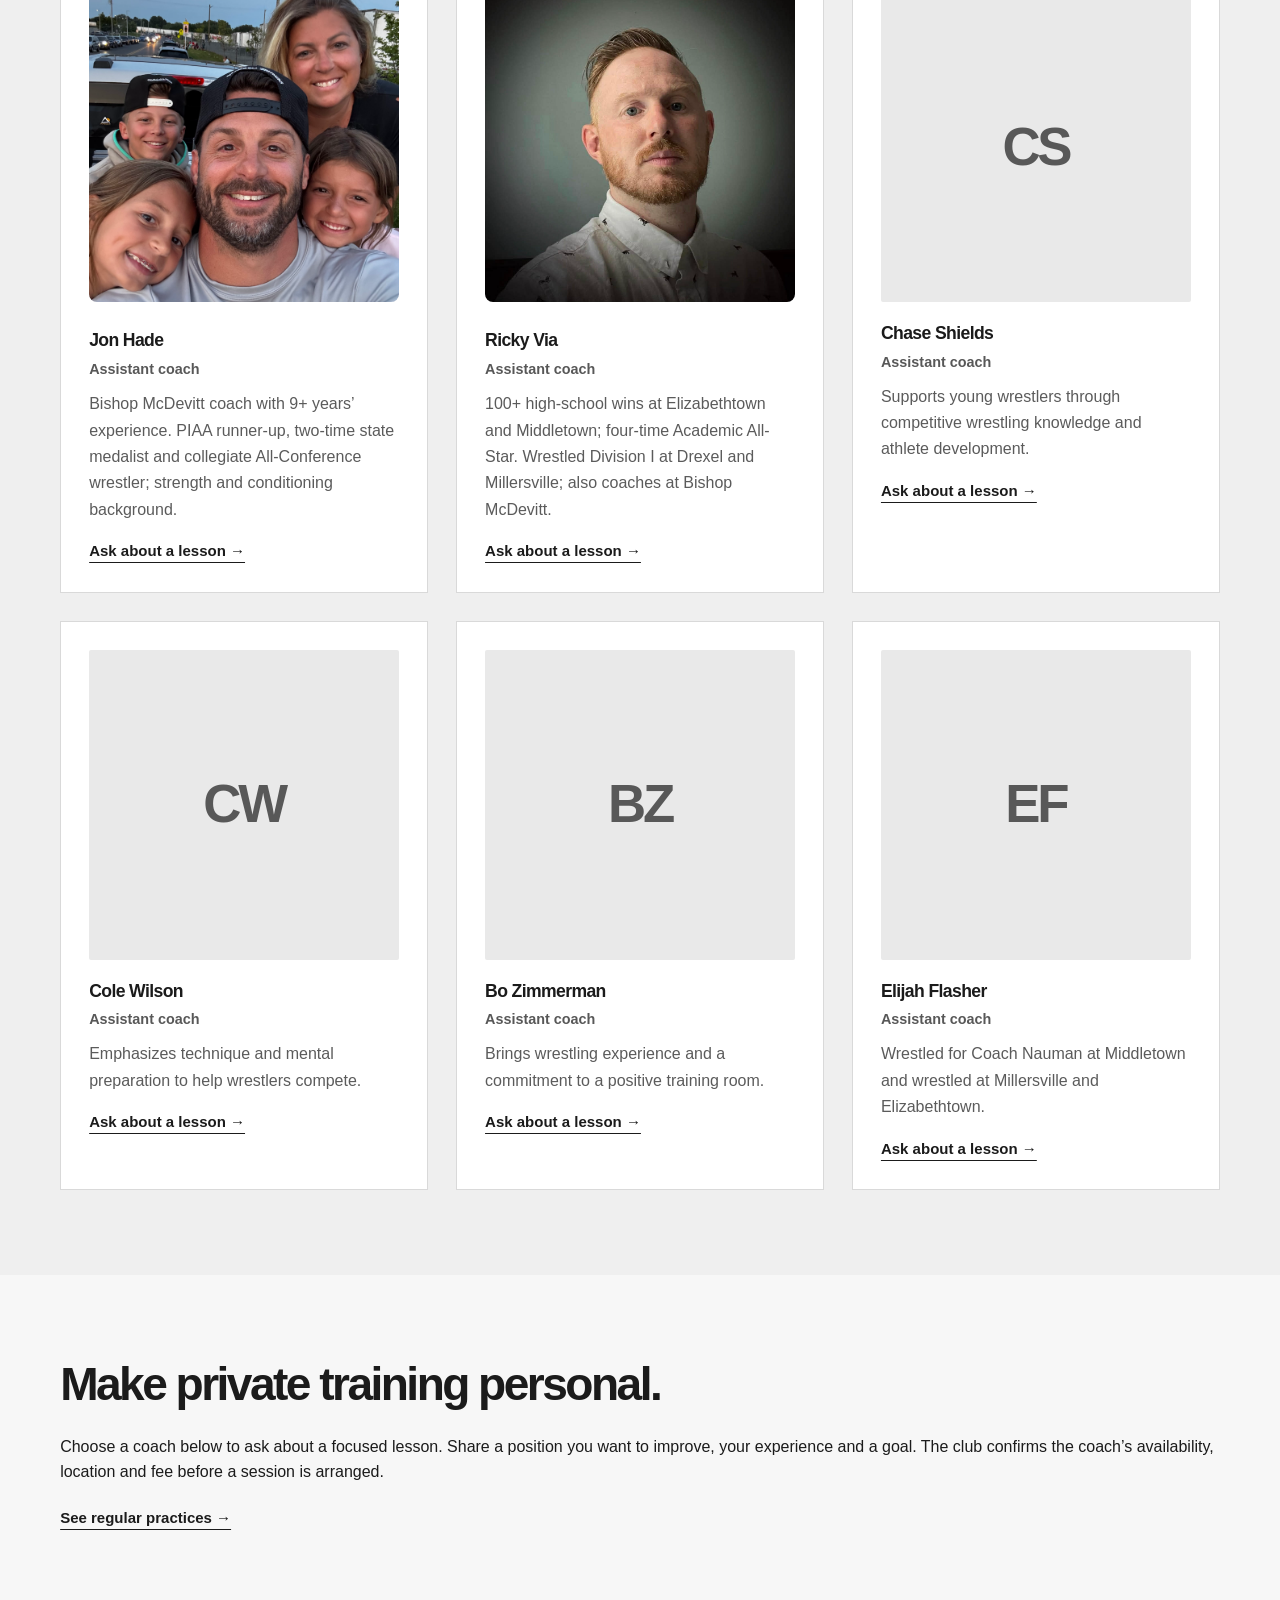
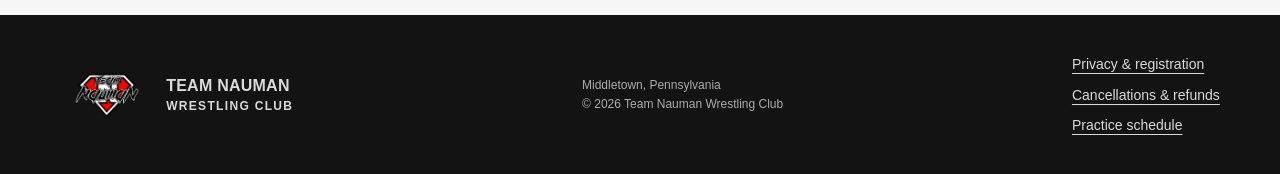
<file: coaches.html>
<!doctype html><html lang="en"><head><meta charset="utf-8"><meta name="viewport" content="width=device-width,initial-scale=1"><meta name="robots" content="noindex,nofollow"><title>Meet the coaches | Team Nauman Wrestling Club</title><link rel="icon" href="./team-nauman-transparent.png"><link rel="stylesheet" href="./styles.css?v=20261002-3"><script src="./site-config.js?v=20261002-3" defer></script><script src="./family-pages.js?v=20261002-3" defer></script></head><body><a class="skip" href="#main">Skip to content</a><header class="header">
  <a class="brand" href="./index.html#main" aria-label="Team Nauman home"><span class="original-logo"><img src="./team-nauman-transparent.png" alt="Team Nauman diamond logo" width="1254" height="1254"></span><span class="brand-name">TEAM NAUMAN<small>WRESTLING CLUB</small></span></a>
  <button class="menu-toggle" aria-expanded="false" aria-controls="navigation">Menu</button>
  <nav id="navigation" aria-label="Main navigation"><a href="./index.html?eventType=all#events">Hosted events</a><a href="./index.html#travel">Travel teams</a><a href="./programs.html">Youth programs</a><a href="./index.html#schedule">Practices</a><a href="./coaches.html">Coaches</a><a href="./index.html#sponsors">Sponsors</a><a class="button compact" href="./index.html#first-visit">Join the club</a></nav>
</header>
<main id="main"><section class="section coaches-section" id="coaches" aria-labelledby="coaches-title"><div class="section-heading"><div><p class="eyebrow">THE PEOPLE IN YOUR CORNER</p><h1 class="detail-page-title" id="coaches-title">Meet the coaches.</h1></div><p>A team of coaches. A shared commitment<br>to helping wrestlers develop.</p></div><div id="coach-list" class="coach-grid"></div></section><section class="section"><h2>Make private training personal.</h2><p>Choose a coach below to ask about a focused lesson. Share a position you want to improve, your experience and a goal. The club confirms the coach’s availability, location and fee before a session is arranged.</p><a class="text-link" href="./index.html#schedule">See regular practices →</a></section></main><footer><a class="brand" href="./index.html#main"><span class="original-logo"><img src="./team-nauman-transparent.png" alt="Team Nauman diamond logo" width="1254" height="1254"></span><span class="brand-name">TEAM NAUMAN<small>WRESTLING CLUB</small></span></a><p>Middletown, Pennsylvania<br>© <span id="year">2026</span> Team Nauman Wrestling Club</p><div><a href="./privacy.html">Privacy & registration</a><a href="./refunds.html">Cancellations &amp; refunds</a><a href="./index.html#schedule">Practice schedule</a></div></footer>
</body></html>
</file>
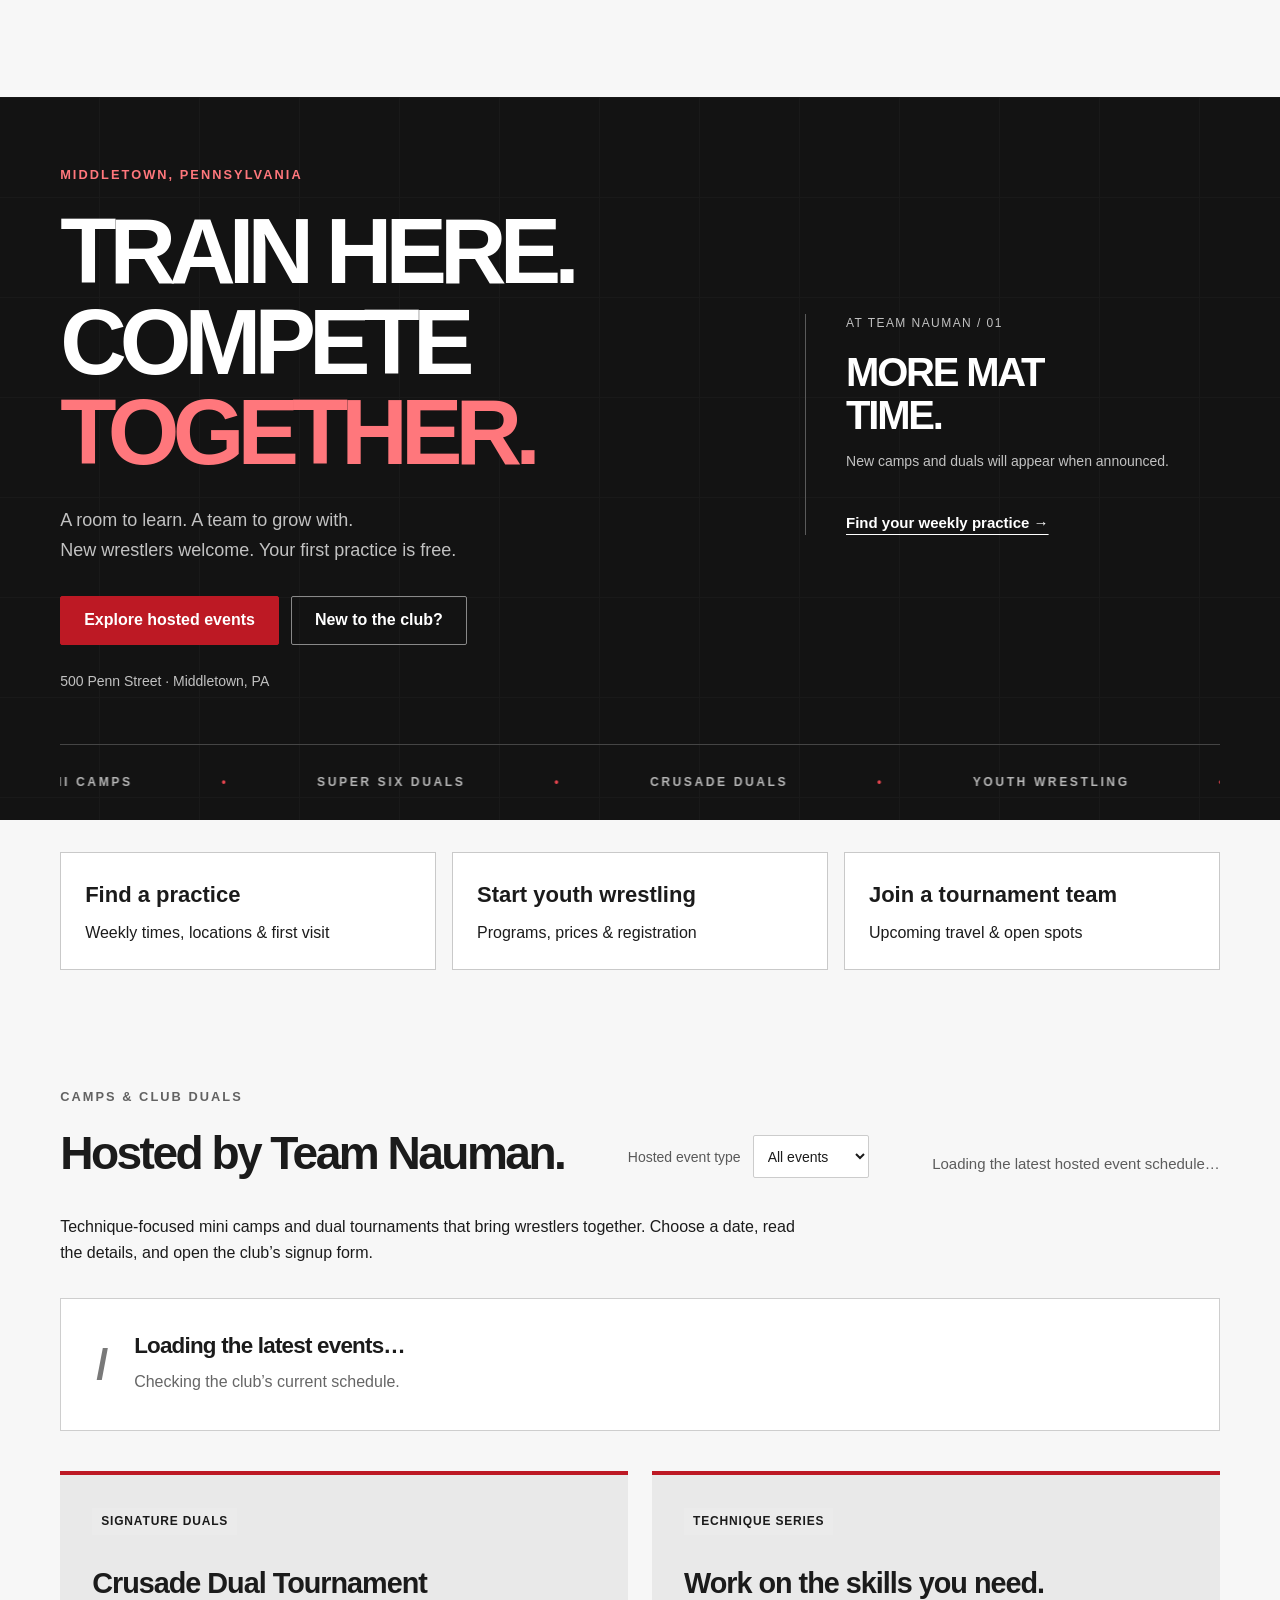
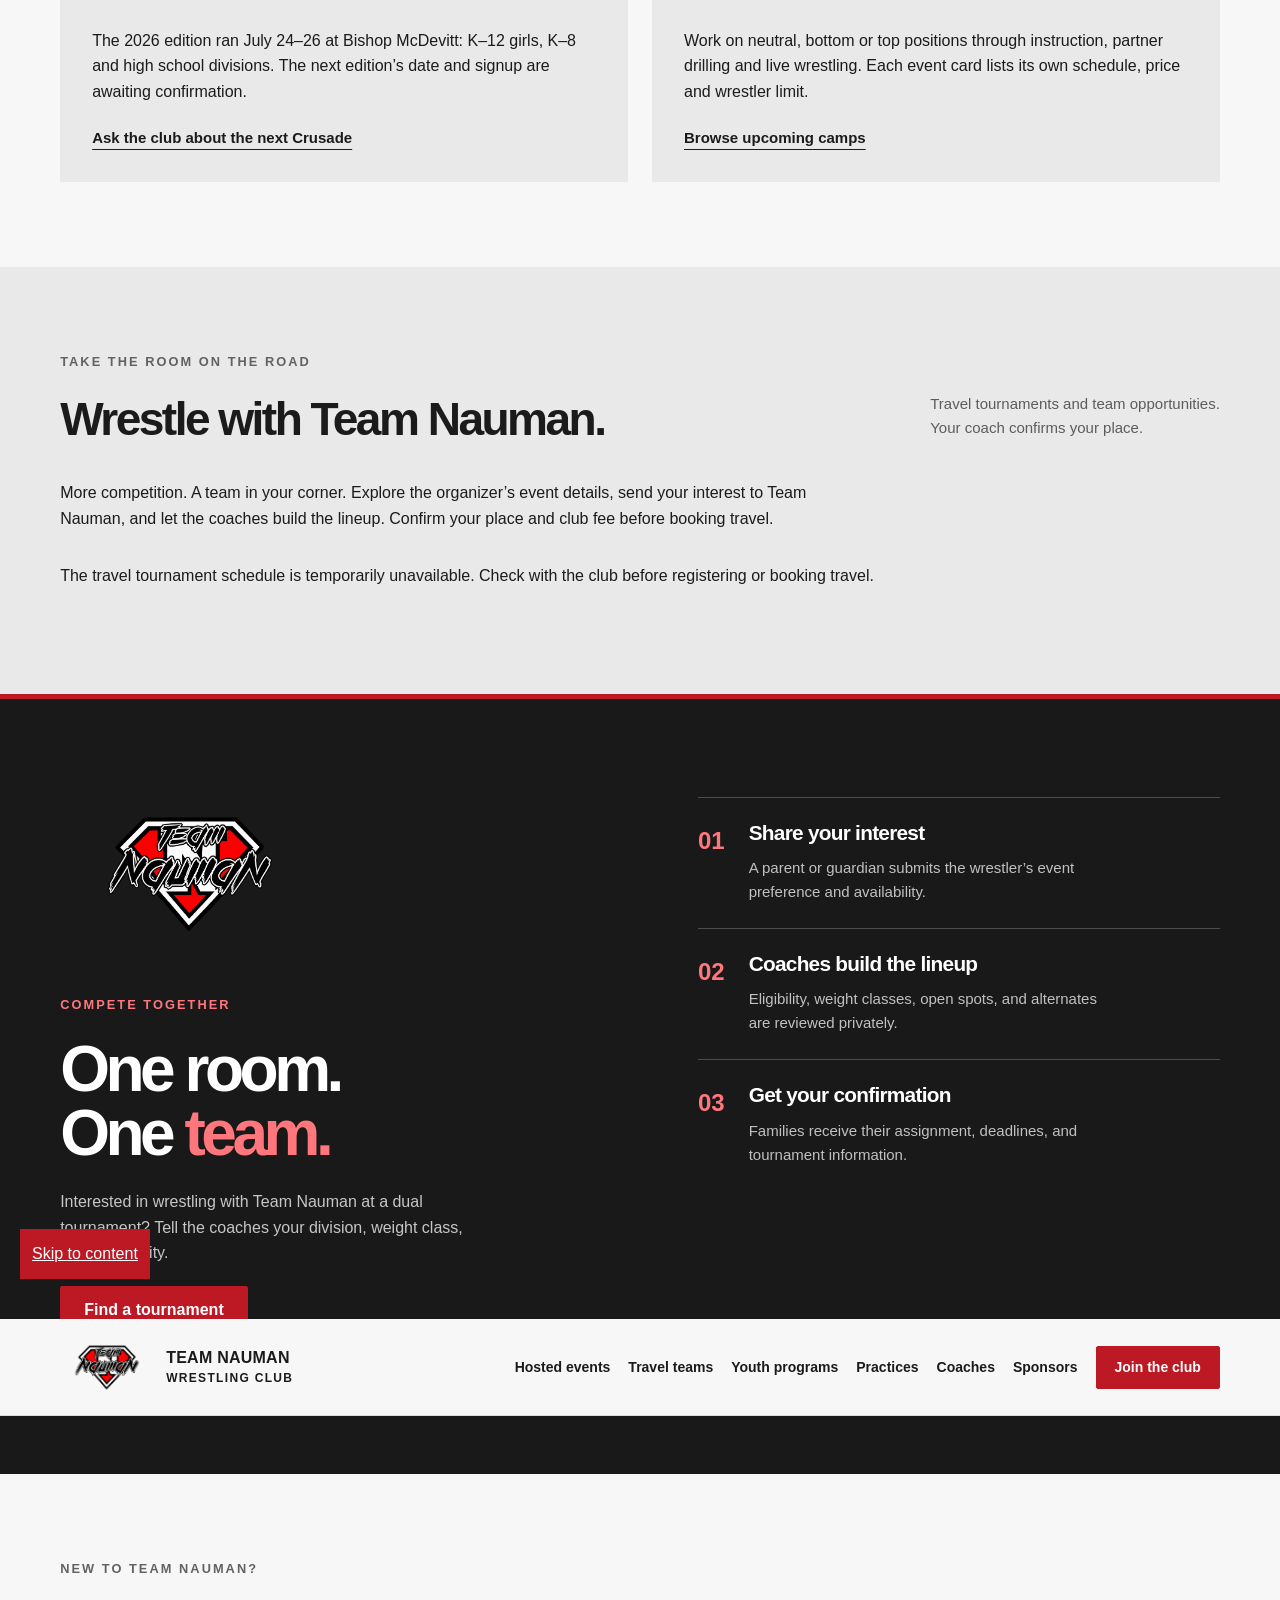
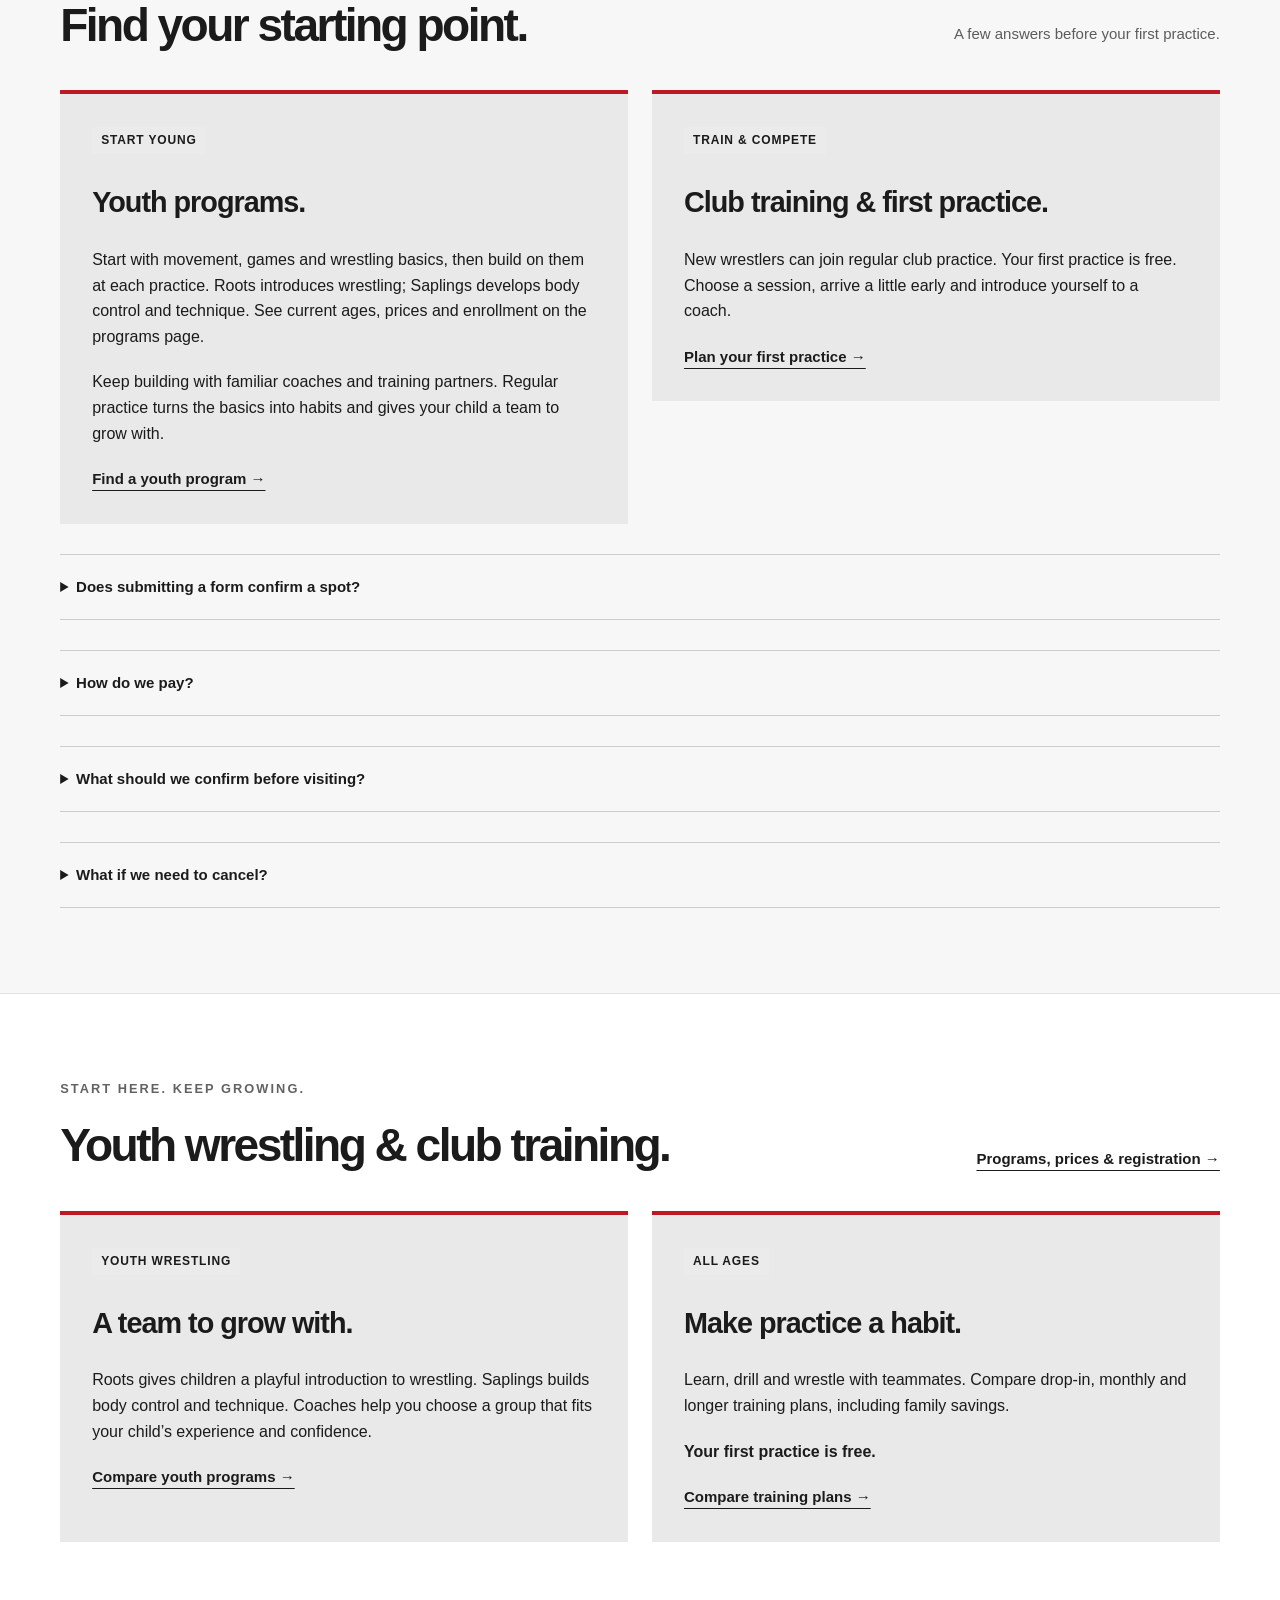
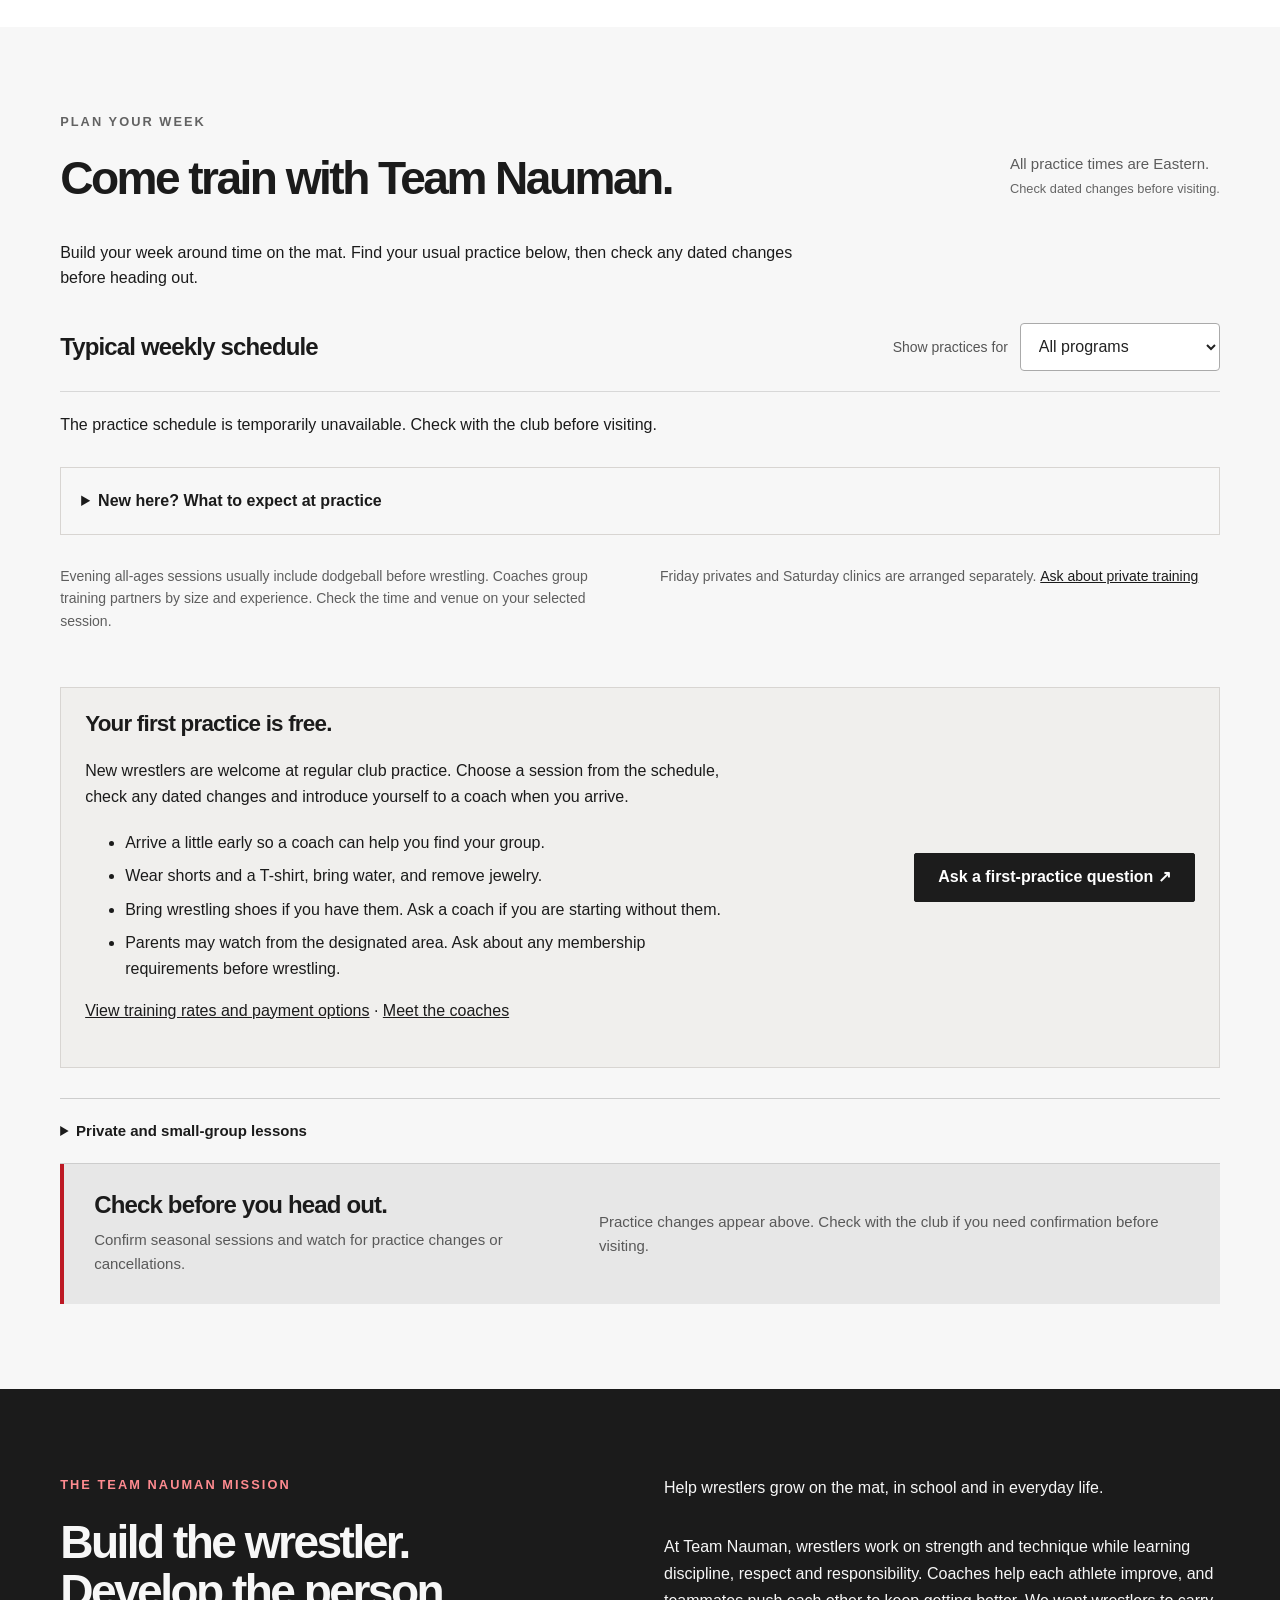
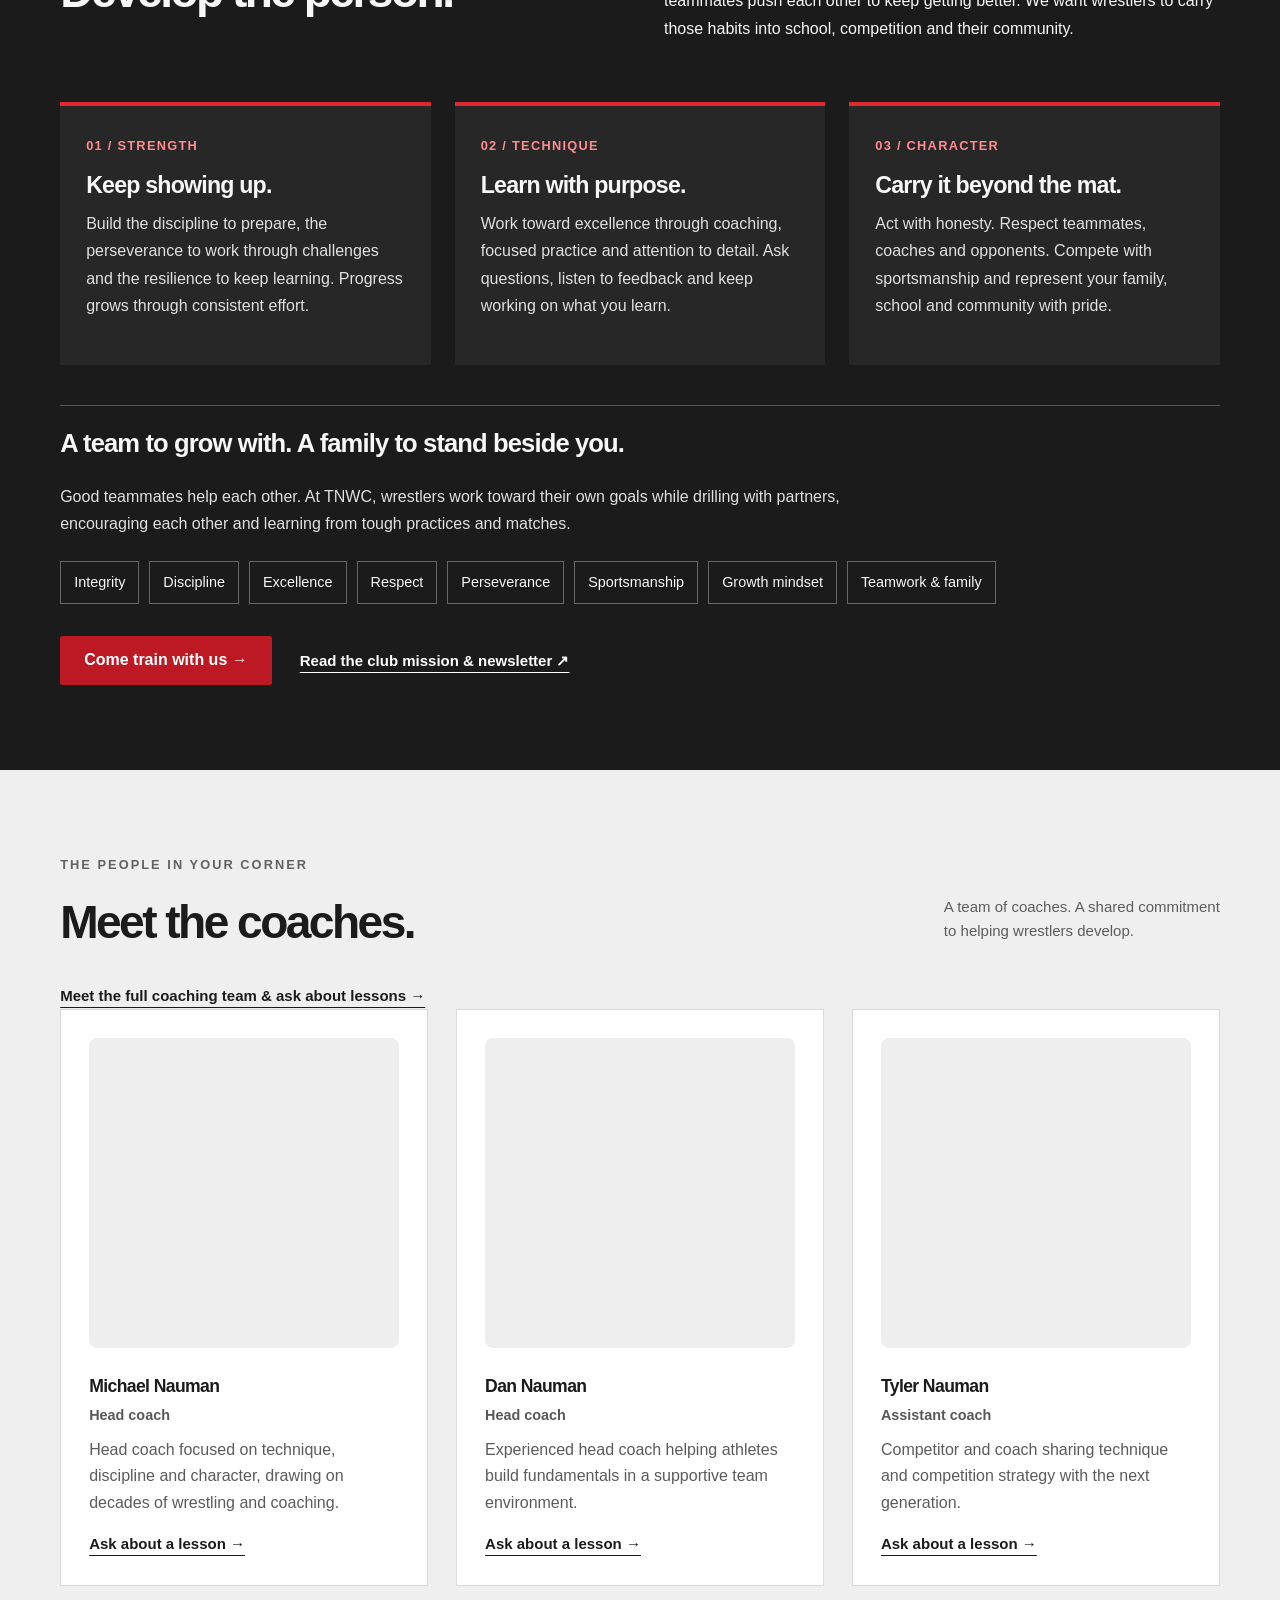
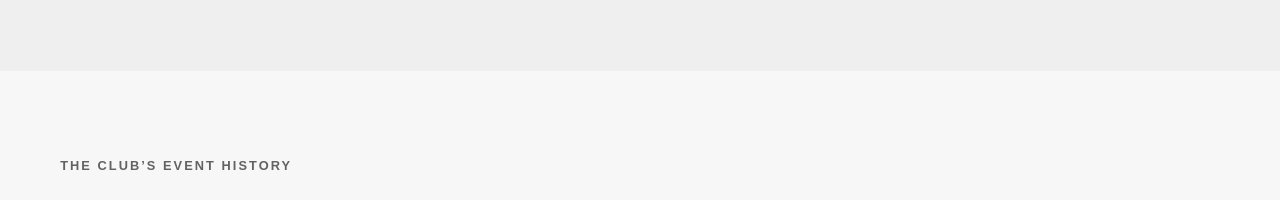
<file: practice.html>
<!doctype html><html lang="en"><head><meta charset="utf-8"><meta name="viewport" content="width=device-width,initial-scale=1"><meta name="robots" content="noindex,nofollow"><meta http-equiv="refresh" content="0;url=./index.html#schedule"><title>Practice schedule | Team Nauman</title></head><body><p><a href="./index.html#schedule">View the Team Nauman practice schedule</a></p></body></html>
</file>
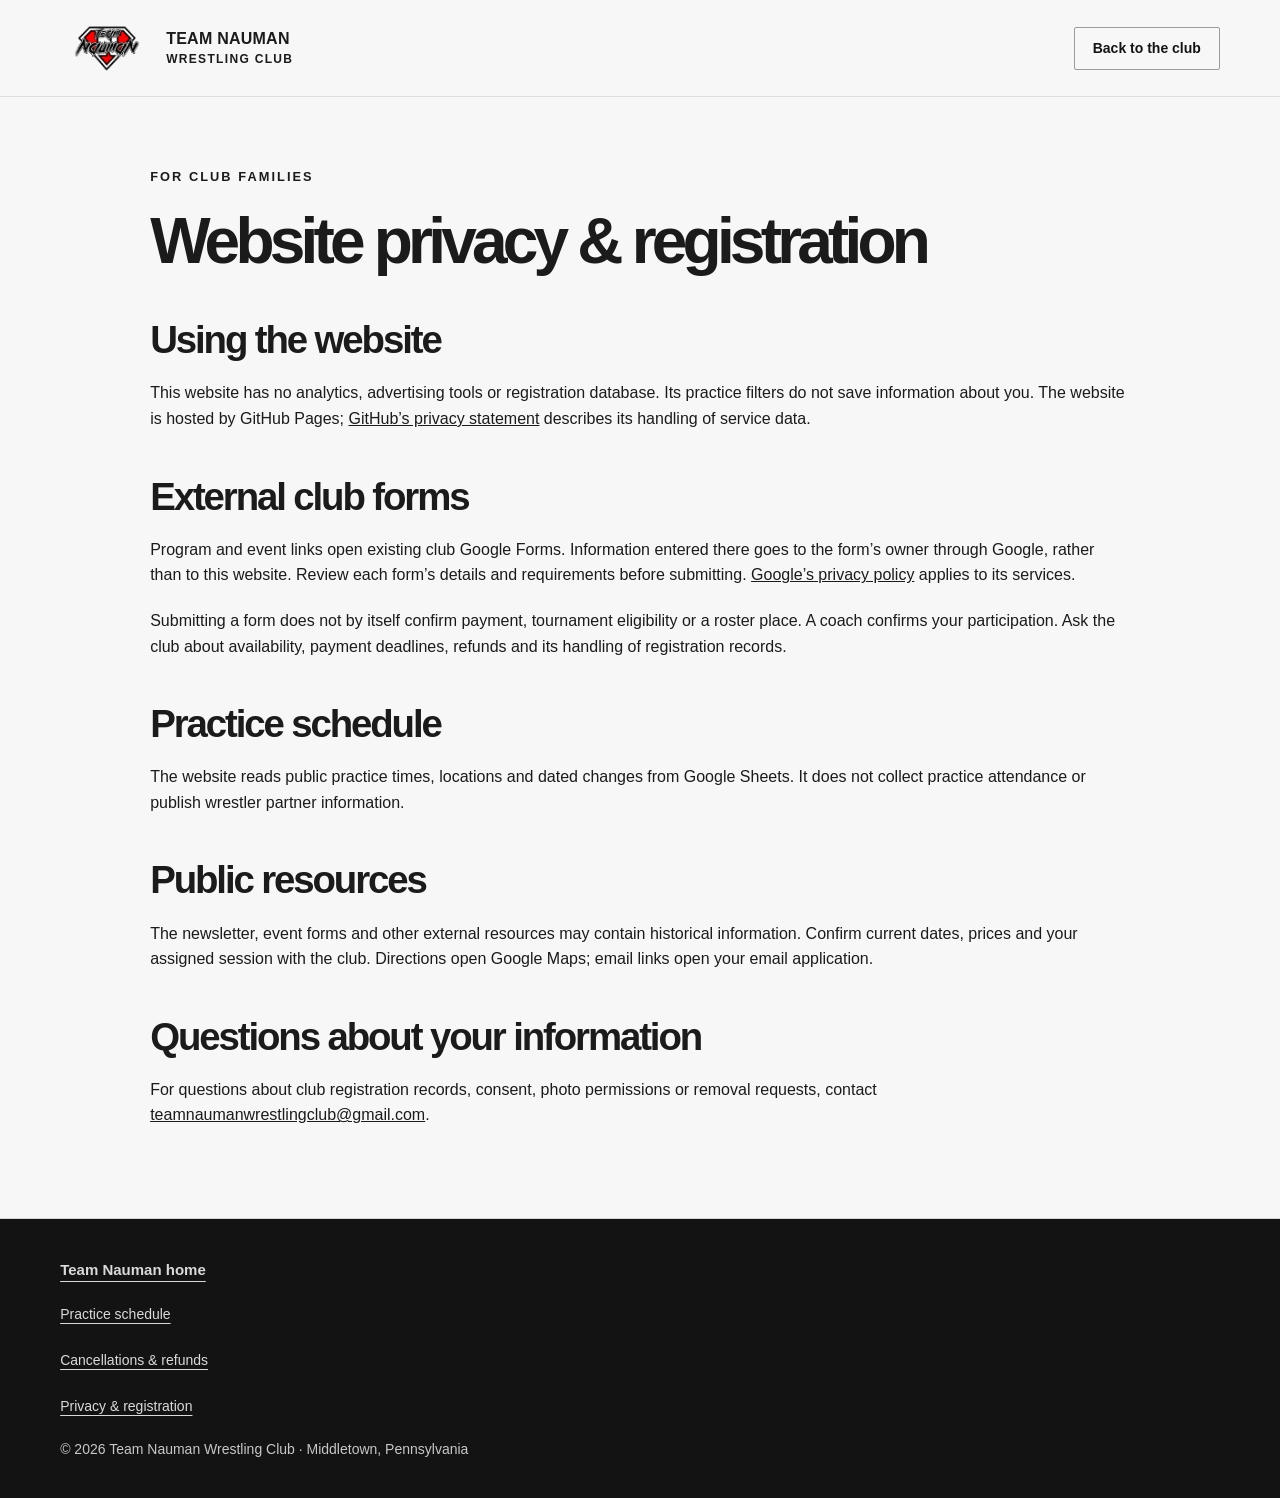
<file: privacy.html>
<!doctype html><html lang="en"><head><meta charset="utf-8"><meta name="viewport" content="width=device-width,initial-scale=1"><title>Website privacy &amp; registration | Team Nauman</title><meta name="robots" content="noindex,nofollow"><link rel="icon" type="image/png" href="./team-nauman-transparent.png?v=20261002-1"><link rel="stylesheet" href="./styles.css?v=20261002-1"></head><body><a class="skip" href="#document-main">Skip to content</a><header class="header"><a class="brand" href="./index.html"><span class="original-logo"><img src="./team-nauman-transparent.png" alt="Team Nauman diamond logo" width="1254" height="1254"></span><span class="brand-name">TEAM NAUMAN<small>WRESTLING CLUB</small></span></a><a class="button light compact" href="./index.html">Back to the club</a></header><main class="privacy-main" id="document-main"><p class="eyebrow">FOR CLUB FAMILIES</p><h1>Website privacy &amp; registration</h1><h2>Using the website</h2><p>This website has no analytics, advertising tools or registration database. Its practice filters do not save information about you. The website is hosted by GitHub Pages; <a href="https://docs.github.com/en/site-policy/privacy-policies/github-general-privacy-statement" target="_blank" rel="noopener noreferrer">GitHub’s privacy statement</a> describes its handling of service data.</p><h2>External club forms</h2><p>Program and event links open existing club Google Forms. Information entered there goes to the form’s owner through Google, rather than to this website. Review each form’s details and requirements before submitting. <a href="https://policies.google.com/privacy" target="_blank" rel="noopener noreferrer">Google’s privacy policy</a> applies to its services.</p><p>Submitting a form does not by itself confirm payment, tournament eligibility or a roster place. A coach confirms your participation. Ask the club about availability, payment deadlines, refunds and its handling of registration records.</p><h2>Practice schedule</h2><p>The website reads public practice times, locations and dated changes from Google Sheets. It does not collect practice attendance or publish wrestler partner information.</p><h2>Public resources</h2><p>The newsletter, event forms and other external resources may contain historical information. Confirm current dates, prices and your assigned session with the club. Directions open Google Maps; email links open your email application.</p><h2>Questions about your information</h2><p>For questions about club registration records, consent, photo permissions or removal requests, contact <a href="mailto:teamnaumanwrestlingclub@gmail.com">teamnaumanwrestlingclub@gmail.com</a>.</p></main><footer class="document-footer"><a class="text-link" href="./index.html">Team Nauman home</a><div><a href="./index.html#schedule">Practice schedule</a><a href="./refunds.html">Cancellations &amp; refunds</a><a href="./privacy.html">Privacy &amp; registration</a></div><p>© 2026 Team Nauman Wrestling Club · Middletown, Pennsylvania</p></footer></body></html>
</file>
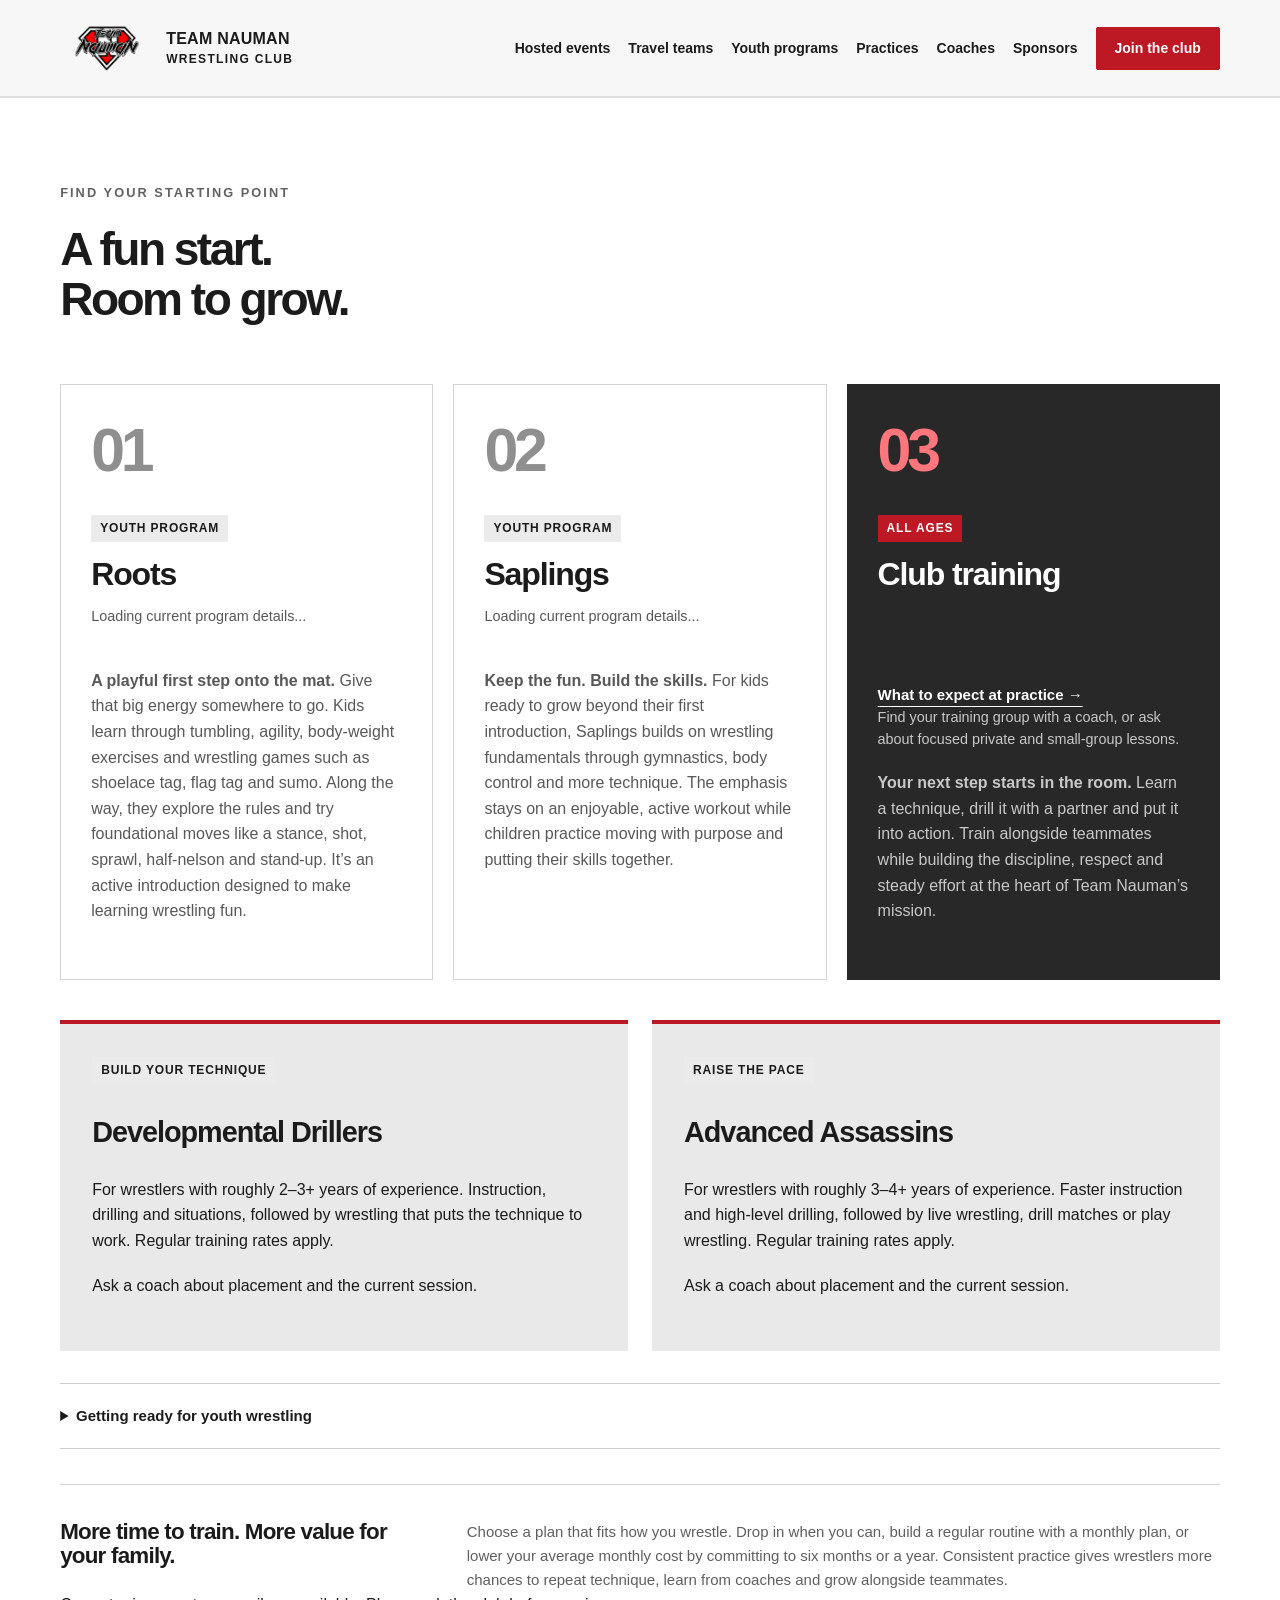
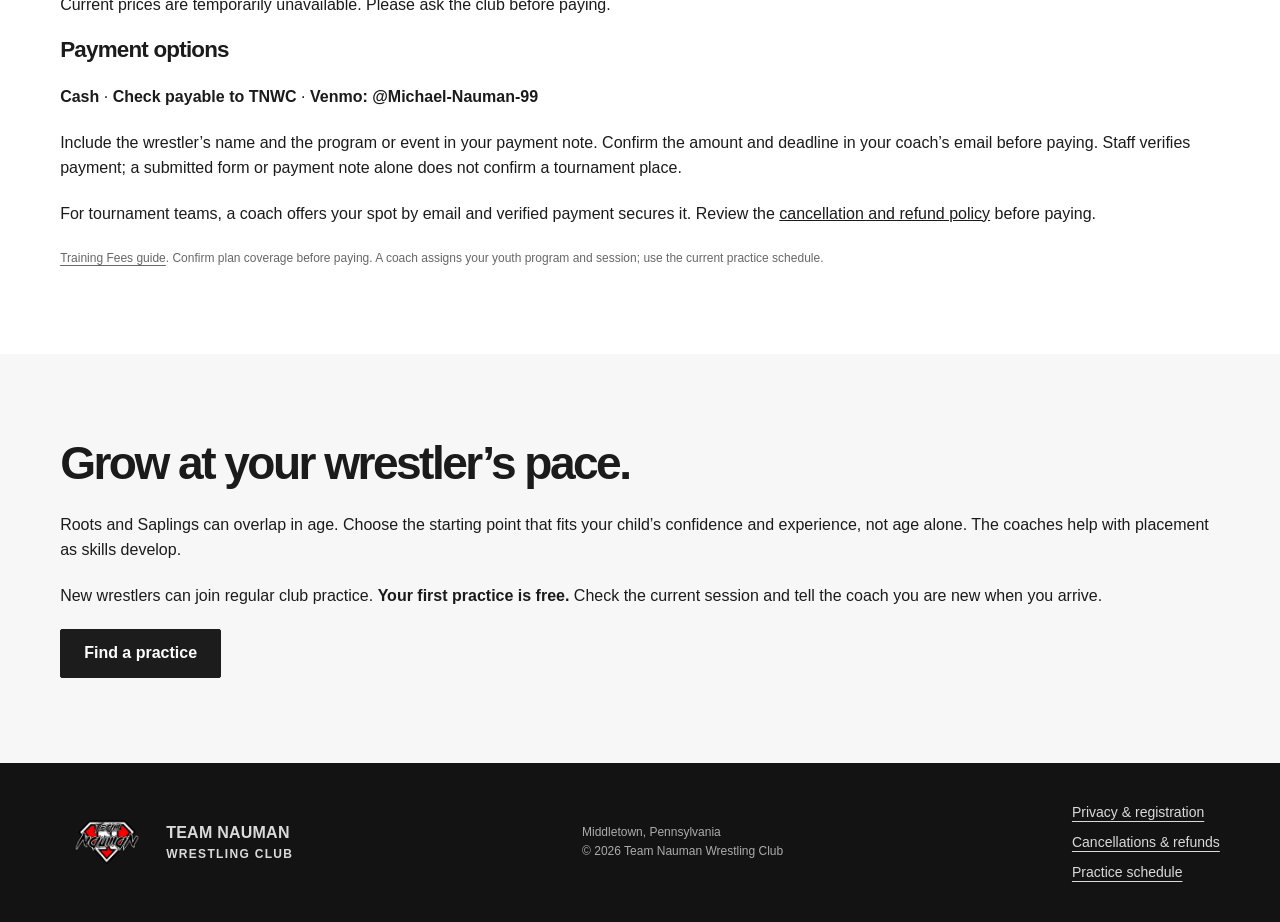
<file: programs.html>
<!doctype html><html lang="en"><head><meta charset="utf-8"><meta name="viewport" content="width=device-width,initial-scale=1"><meta name="robots" content="noindex,nofollow"><title>Programs & training | Team Nauman Wrestling Club</title><link rel="icon" href="./team-nauman-transparent.png"><link rel="stylesheet" href="./styles.css?v=20261002-3"><script src="./site-config.js?v=20261002-3" defer></script><script src="./mini-camps-feed.js"></script><script src="./practice-schedule.js" defer></script><script src="./club-content.js?v=20261002-3" defer></script><script src="./family-pages.js?v=20261002-3" defer></script></head><body><a class="skip" href="#main">Skip to content</a><header class="header">
  <a class="brand" href="./index.html#main" aria-label="Team Nauman home"><span class="original-logo"><img src="./team-nauman-transparent.png" alt="Team Nauman diamond logo" width="1254" height="1254"></span><span class="brand-name">TEAM NAUMAN<small>WRESTLING CLUB</small></span></a>
  <button class="menu-toggle" aria-expanded="false" aria-controls="navigation">Menu</button>
  <nav id="navigation" aria-label="Main navigation"><a href="./index.html?eventType=all#events">Hosted events</a><a href="./index.html#travel">Travel teams</a><a href="./programs.html">Youth programs</a><a href="./index.html#schedule">Practices</a><a href="./coaches.html">Coaches</a><a href="./index.html#sponsors">Sponsors</a><a class="button compact" href="./index.html#first-visit">Join the club</a></nav>
</header>
<main id="main"><div id="announcements" hidden></div><section class="section program-section" id="programs" aria-labelledby="programs-title">
    <div class="section-heading"><div><p class="eyebrow">FIND YOUR STARTING POINT</p><h1 class="detail-page-title" id="programs-title">A fun start.<br>Room to grow.</h1></div></div>
    <p id="program-content-status" role="status"></p><div class="program-grid"><article class="program-card" data-live-program="Roots"><span class="program-number">01</span><span class="badge">YOUTH PROGRAM</span><h3>Roots</h3><p><strong>A playful first step onto the mat.</strong> Give that big energy somewhere to go. Kids learn through tumbling, agility, body-weight exercises and wrestling games such as shoelace tag, flag tag and sumo. Along the way, they explore the rules and try foundational moves like a stance, shot, sprawl, half-nelson and stand-up. It’s an active introduction designed to make learning wrestling fun.</p><p class="program-meta" data-program-info>Loading current program details...</p><p class="program-meta" data-program-coaches></p><div data-program-enrollment></div></article><article class="program-card" data-live-program="Saplings"><span class="program-number">02</span><span class="badge">YOUTH PROGRAM</span><h3>Saplings</h3><p><strong>Keep the fun. Build the skills.</strong> For kids ready to grow beyond their first introduction, Saplings builds on wrestling fundamentals through gymnastics, body control and more technique. The emphasis stays on an enjoyable, active workout while children practice moving with purpose and putting their skills together.</p><p class="program-meta" data-program-info>Loading current program details...</p><p class="program-meta" data-program-coaches></p><div data-program-enrollment></div></article><article class="program-card dark-card"><span class="program-number">03</span><span class="badge">ALL AGES</span><h3>Club training</h3><p><strong>Your next step starts in the room.</strong> Learn a technique, drill it with a partner and put it into action. Train alongside teammates while building the discipline, respect and steady effort at the heart of Team Nauman’s mission.</p><p class="program-meta">Find your training group with a coach, or ask about focused private and small-group lessons.</p><a class="text-link" href="./index.html#schedule">What to expect at practice →</a></article></div>
<div class="signature-grid training-paths"><article><span class="badge">BUILD YOUR TECHNIQUE</span><h3>Developmental Drillers</h3><p>For wrestlers with roughly 2–3+ years of experience. Instruction, drilling and situations, followed by wrestling that puts the technique to work. Regular training rates apply.</p><p class="program-meta">Ask a coach about placement and the current session.</p></article><article><span class="badge">RAISE THE PACE</span><h3>Advanced Assassins</h3><p>For wrestlers with roughly 3–4+ years of experience. Faster instruction and high-level drilling, followed by live wrestling, drill matches or play wrestling. Regular training rates apply.</p><p class="program-meta">Ask a coach about placement and the current session.</p></article></div><details class="event-archive"><summary>Getting ready for youth wrestling</summary><p>Beginners are welcome. Wear shorts and a T-shirt; avoid jeans, zippers and jewelry. Wrestling shoes are recommended, but beginners can ask the coach about starting without them. Parents may watch from the designated area. Confirm current requirements before your first visit.</p></details>
    <div class="membership-strip" id="membership"><h3>More time to train. More value for your family.</h3><p>Choose a plan that fits how you wrestle. Drop in when you can, build a regular routine with a monthly plan, or lower your average monthly cost by committing to six months or a year. Consistent practice gives wrestlers more chances to repeat technique, learn from coaches and grow alongside teammates.</p></div><div id="live-prices" aria-live="polite"><p>Loading current training prices...</p></div><div class="payment-info" id="payment-options"><h3>Payment options</h3><p><strong>Cash</strong> · <strong>Check payable to TNWC</strong> · <strong>Venmo: @Michael-Nauman-99</strong></p><p>Include the wrestler’s name and the program or event in your payment note. Confirm the amount and deadline in your coach’s email before paying. Staff verifies payment; a submitted form or payment note alone does not confirm a tournament place.</p><p>For tournament teams, a coach offers your spot by email and verified payment secures it. Review the <a href="./refunds.html">cancellation and refund policy</a> before paying.</p></div><p class="source-note"><a href="https://docs.google.com/document/d/10PdZisxiop9ddKDZMmaayyO-7nDhJwLCcLj61djwL74/edit" target="_blank" rel="noopener noreferrer">Training Fees guide</a>. Confirm plan coverage before paying. A coach assigns your youth program and session; use the current practice schedule.</p>
  </section><section class="section"><h2>Grow at your wrestler’s pace.</h2><p>Roots and Saplings can overlap in age. Choose the starting point that fits your child’s confidence and experience, not age alone. The coaches help with placement as skills develop.</p><p>New wrestlers can join regular club practice. <strong>Your first practice is free.</strong> Check the current session and tell the coach you are new when you arrive.</p><a class="button dark" href="./index.html#schedule">Find a practice</a></section></main><footer><a class="brand" href="./index.html#main"><span class="original-logo"><img src="./team-nauman-transparent.png" alt="Team Nauman diamond logo" width="1254" height="1254"></span><span class="brand-name">TEAM NAUMAN<small>WRESTLING CLUB</small></span></a><p>Middletown, Pennsylvania<br>© <span id="year">2026</span> Team Nauman Wrestling Club</p><div><a href="./privacy.html">Privacy & registration</a><a href="./refunds.html">Cancellations &amp; refunds</a><a href="./index.html#schedule">Practice schedule</a></div></footer>
</body></html>
</file>
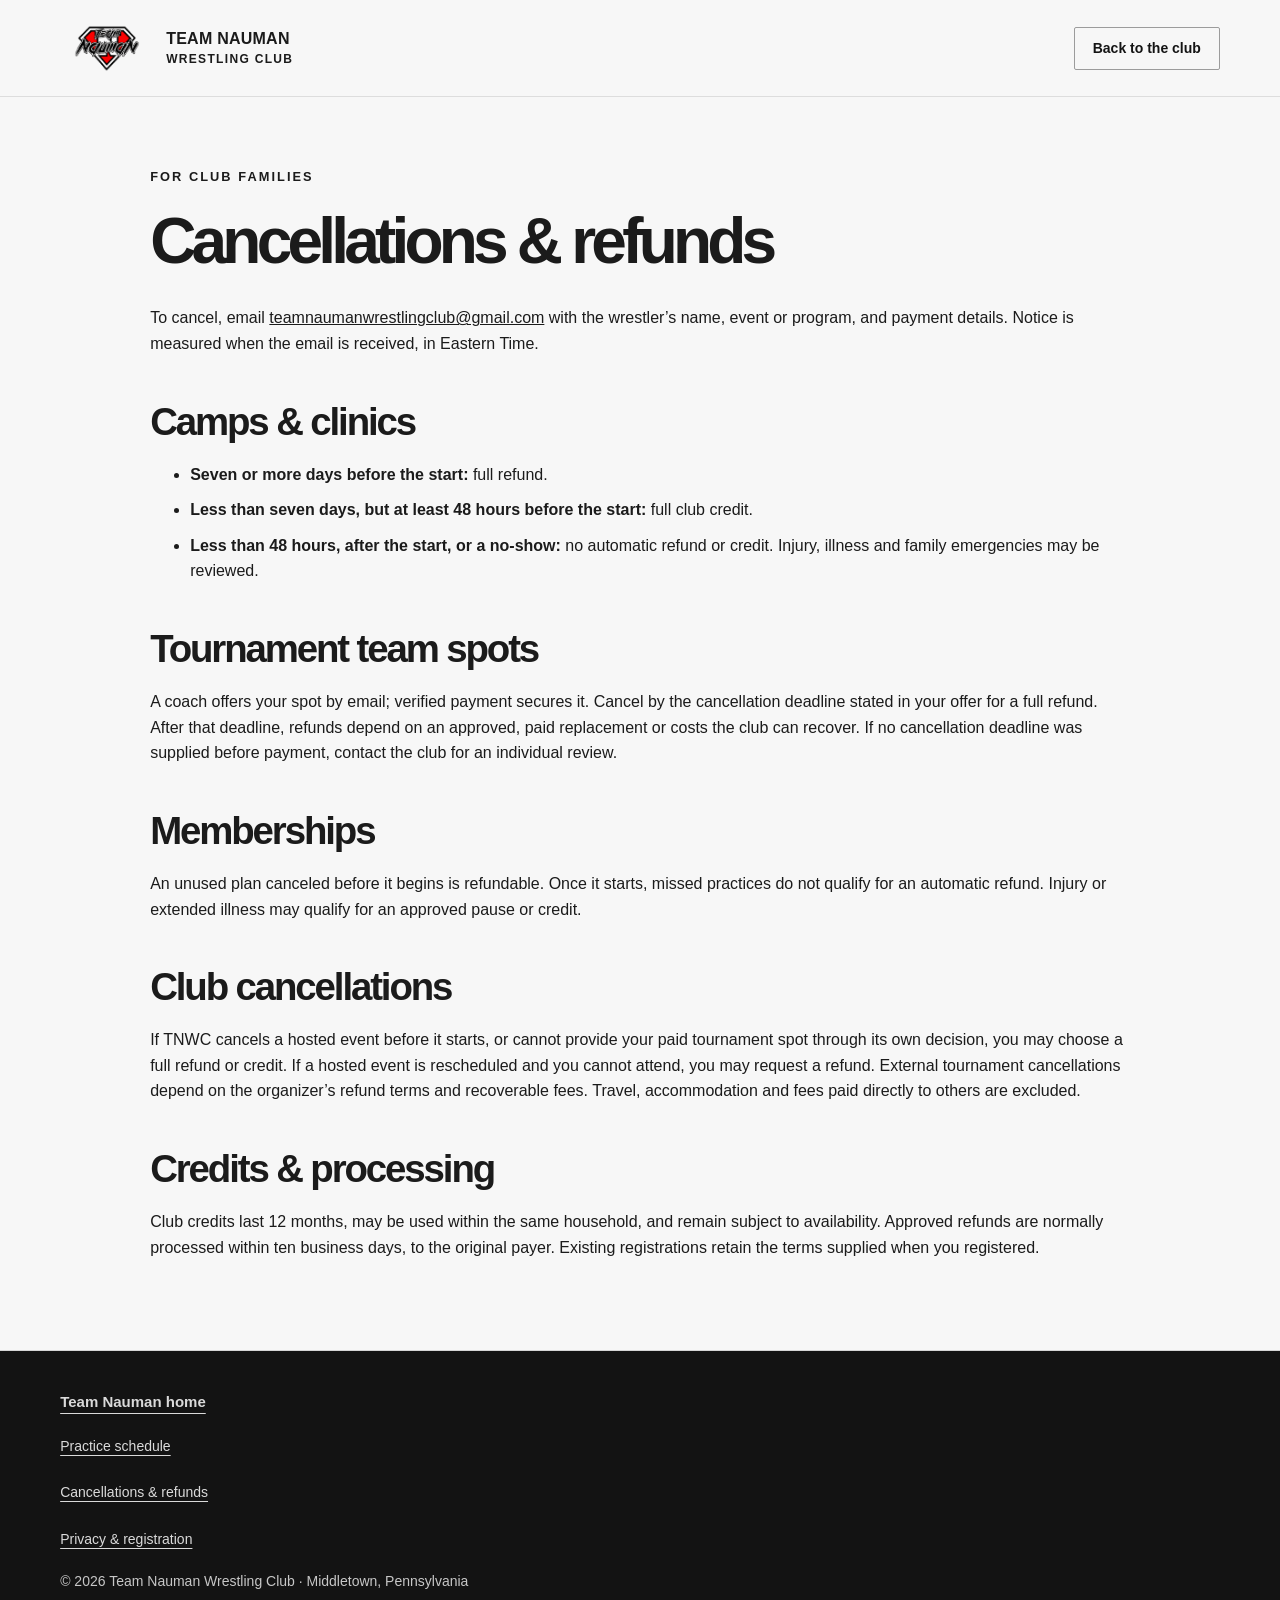
<file: refunds.html>
<!doctype html><html lang="en"><head><meta charset="utf-8"><meta name="viewport" content="width=device-width,initial-scale=1"><title>Cancellations & refunds | Team Nauman</title><meta name="robots" content="noindex,nofollow"><link rel="icon" type="image/png" href="./team-nauman-transparent.png?v=20261002-1"><link rel="stylesheet" href="./styles.css?v=20261002-1"></head><body><a class="skip" href="#document-main">Skip to content</a><header class="header"><a class="brand" href="./index.html"><span class="original-logo"><img src="./team-nauman-transparent.png" alt="Team Nauman diamond logo" width="1254" height="1254"></span><span class="brand-name">TEAM NAUMAN<small>WRESTLING CLUB</small></span></a><a class="button light compact" href="./index.html">Back to the club</a></header><main class="privacy-main" id="document-main"><p class="eyebrow">FOR CLUB FAMILIES</p><h1>Cancellations &amp; refunds</h1><p>To cancel, email <a href="mailto:teamnaumanwrestlingclub@gmail.com">teamnaumanwrestlingclub@gmail.com</a> with the wrestler’s name, event or program, and payment details. Notice is measured when the email is received, in Eastern Time.</p><h2>Camps &amp; clinics</h2><ul><li><strong>Seven or more days before the start:</strong> full refund.</li><li><strong>Less than seven days, but at least 48 hours before the start:</strong> full club credit.</li><li><strong>Less than 48 hours, after the start, or a no-show:</strong> no automatic refund or credit. Injury, illness and family emergencies may be reviewed.</li></ul><h2>Tournament team spots</h2><p>A coach offers your spot by email; verified payment secures it. Cancel by the cancellation deadline stated in your offer for a full refund. After that deadline, refunds depend on an approved, paid replacement or costs the club can recover. If no cancellation deadline was supplied before payment, contact the club for an individual review.</p><h2>Memberships</h2><p>An unused plan canceled before it begins is refundable. Once it starts, missed practices do not qualify for an automatic refund. Injury or extended illness may qualify for an approved pause or credit.</p><h2>Club cancellations</h2><p>If TNWC cancels a hosted event before it starts, or cannot provide your paid tournament spot through its own decision, you may choose a full refund or credit. If a hosted event is rescheduled and you cannot attend, you may request a refund. External tournament cancellations depend on the organizer’s refund terms and recoverable fees. Travel, accommodation and fees paid directly to others are excluded.</p><h2>Credits &amp; processing</h2><p>Club credits last 12 months, may be used within the same household, and remain subject to availability. Approved refunds are normally processed within ten business days, to the original payer. Existing registrations retain the terms supplied when you registered.</p></main><footer class="document-footer"><a class="text-link" href="./index.html">Team Nauman home</a><div><a href="./index.html#schedule">Practice schedule</a><a href="./refunds.html">Cancellations &amp; refunds</a><a href="./privacy.html">Privacy &amp; registration</a></div><p>© 2026 Team Nauman Wrestling Club · Middletown, Pennsylvania</p></footer></body></html>
</file>
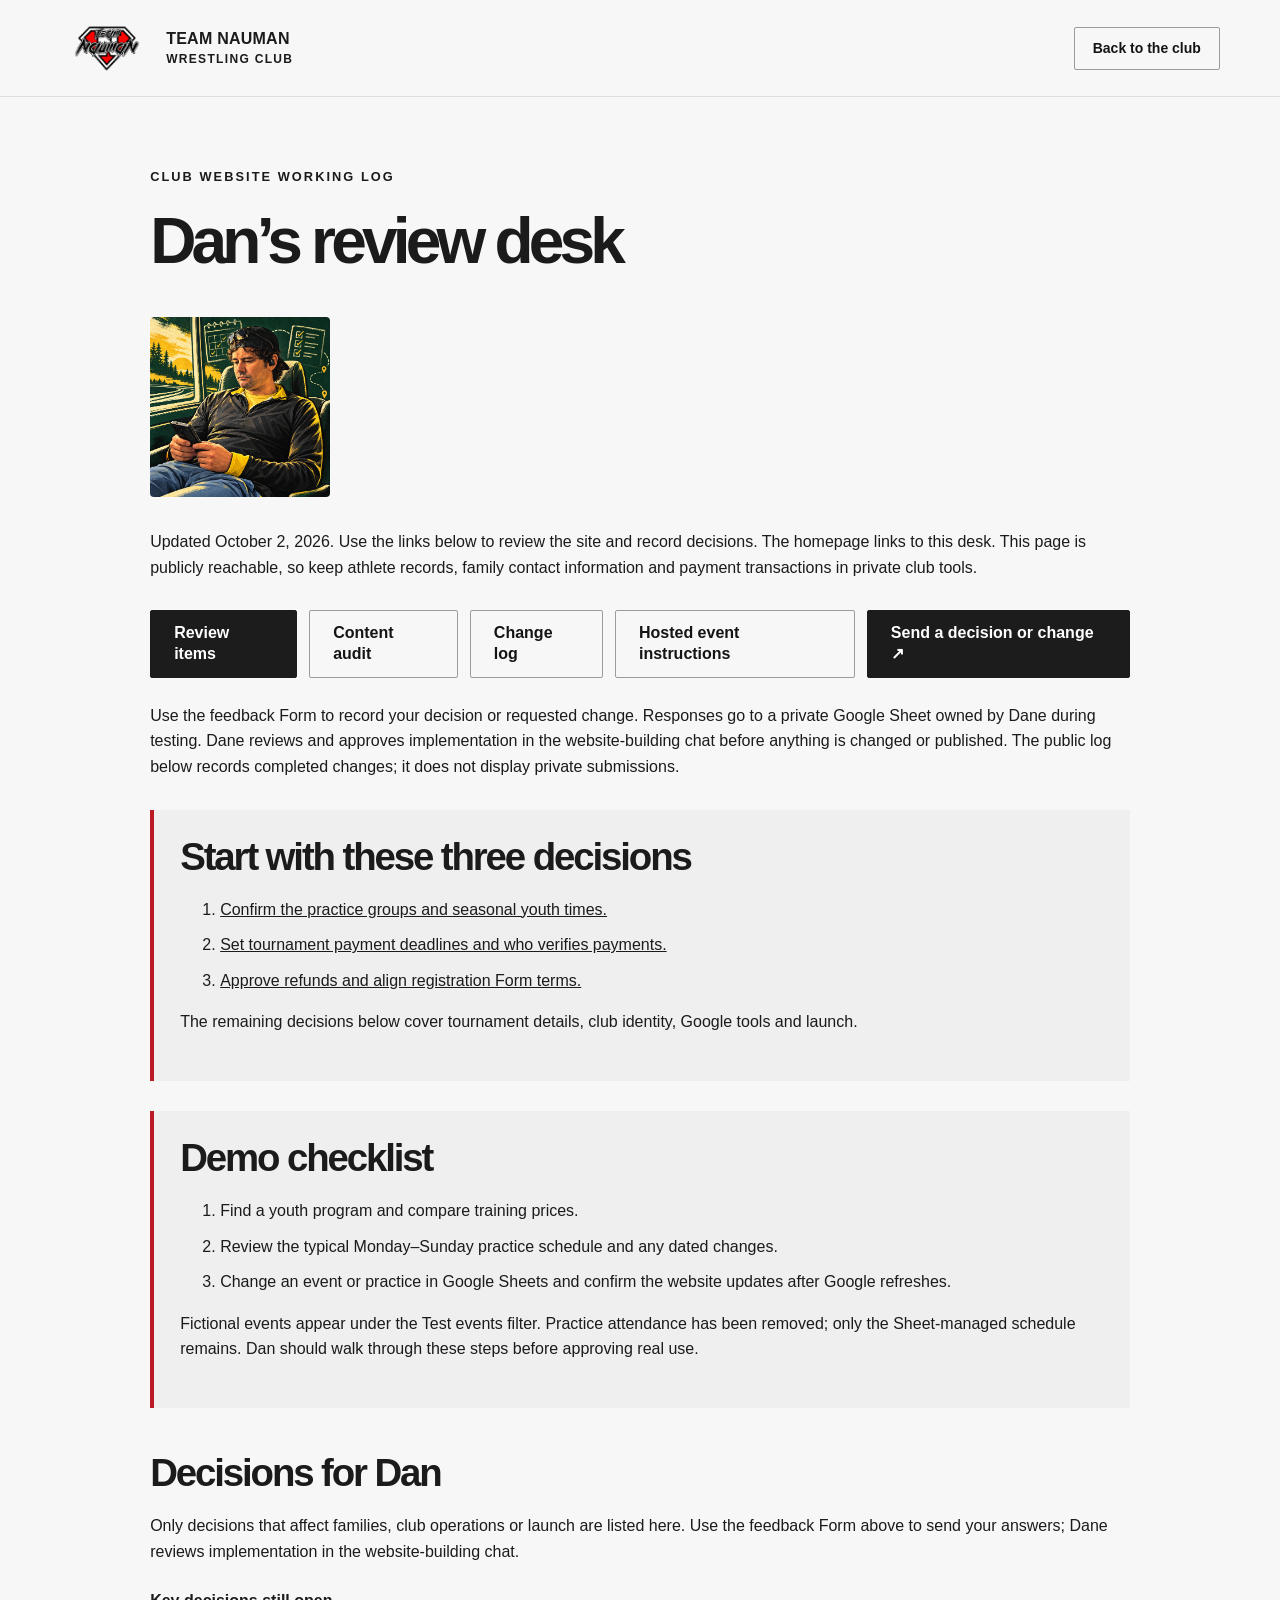
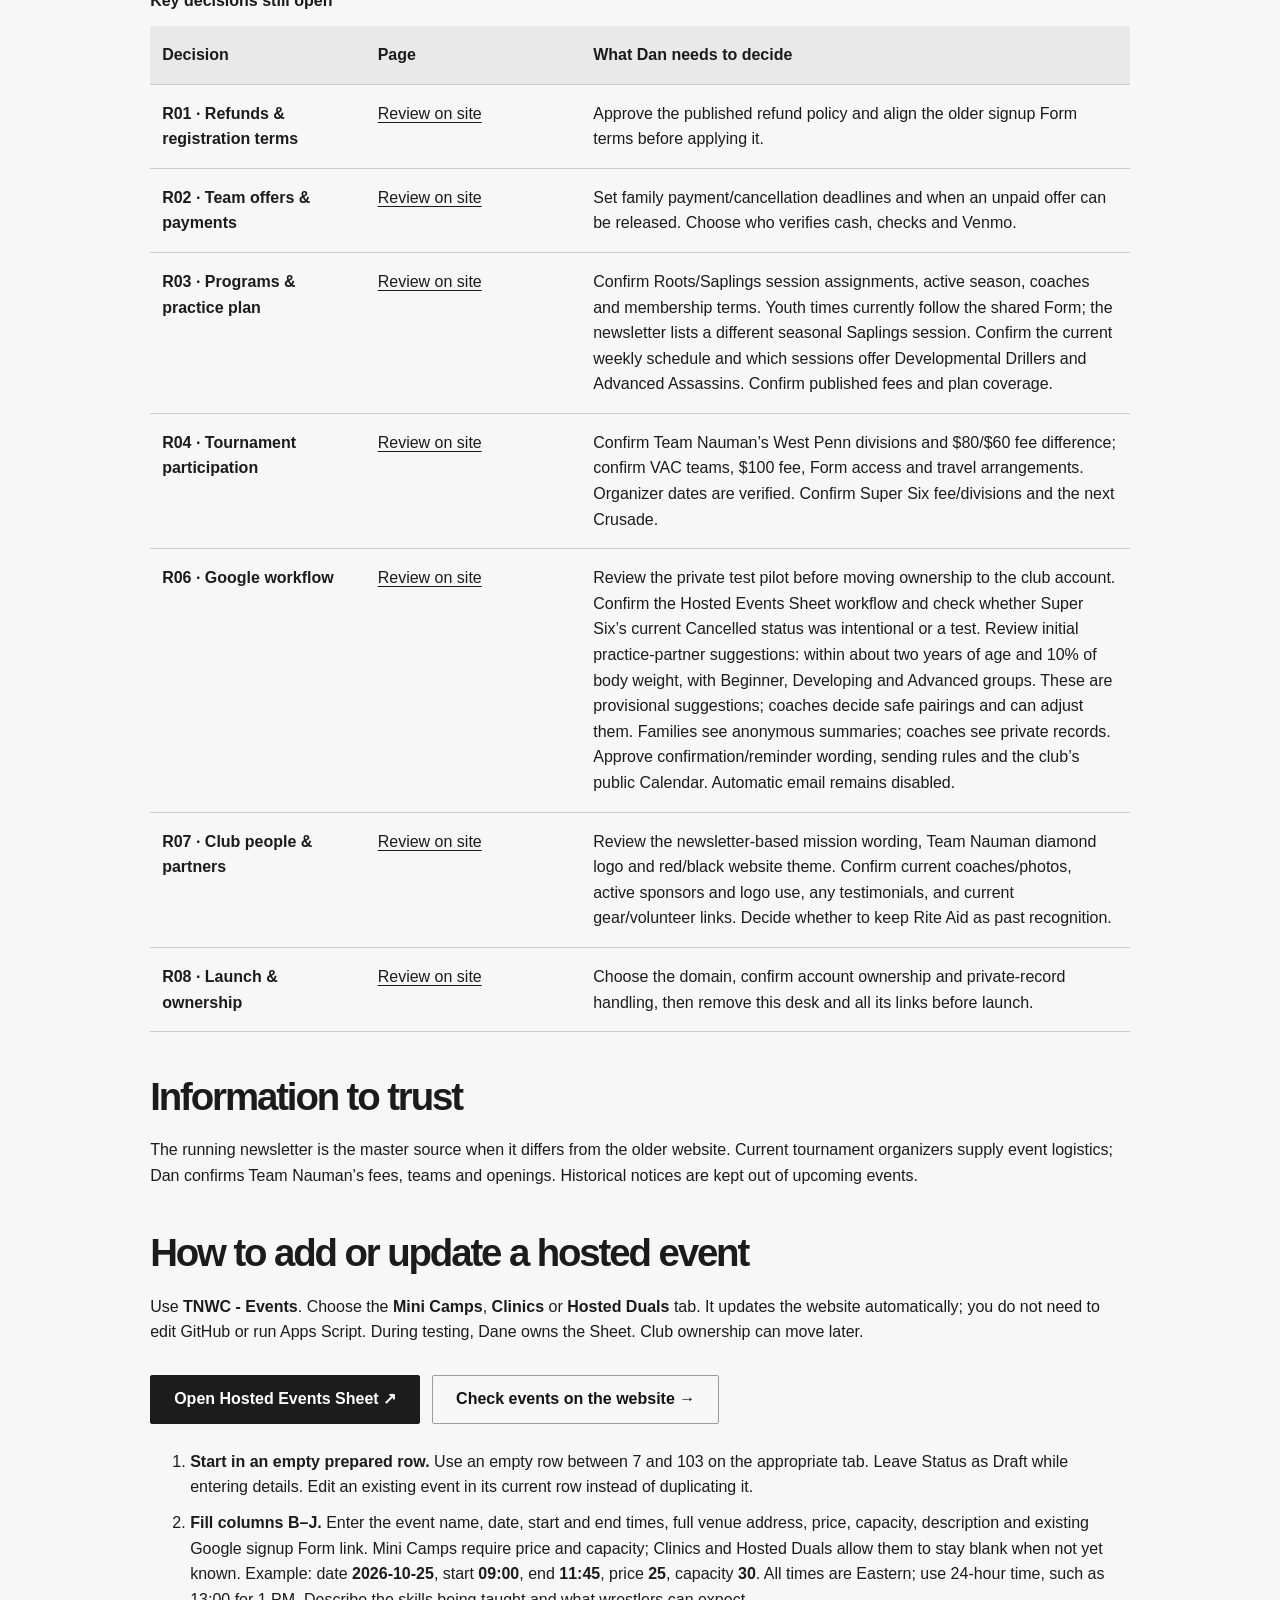
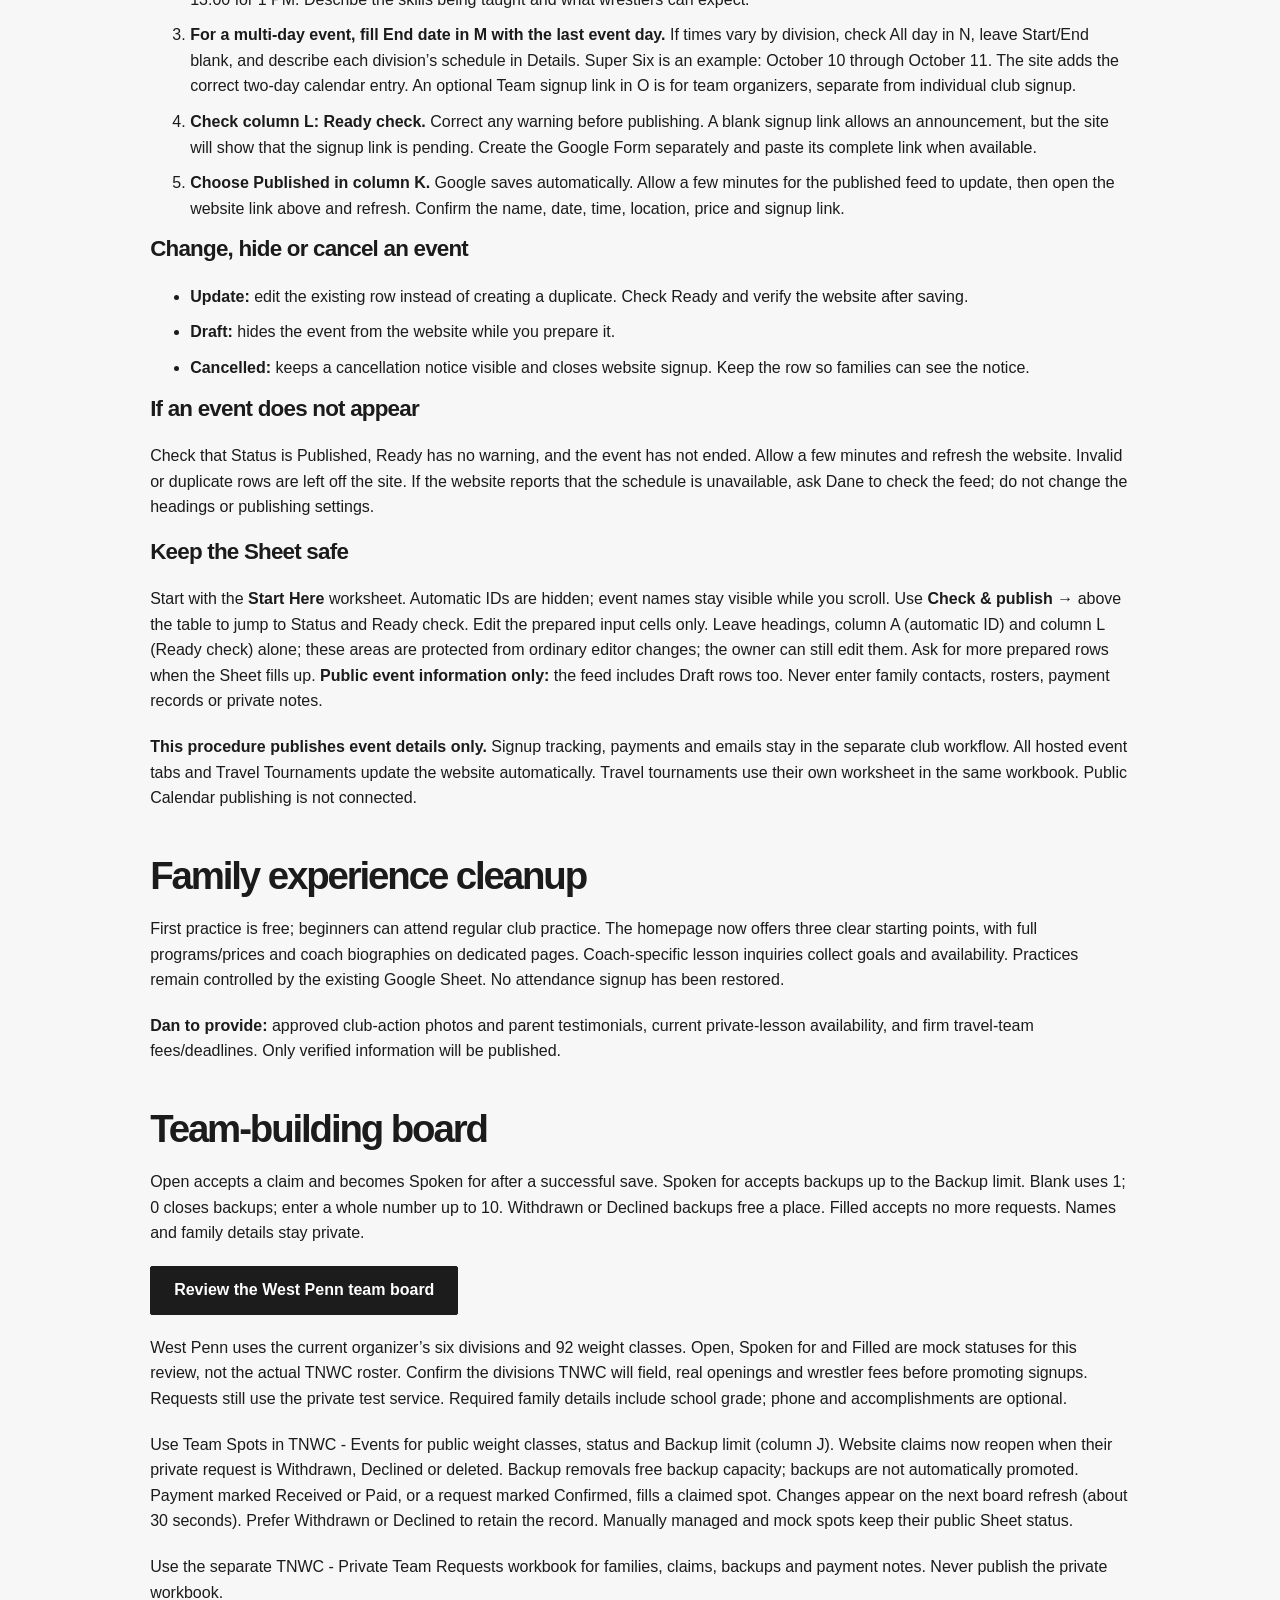
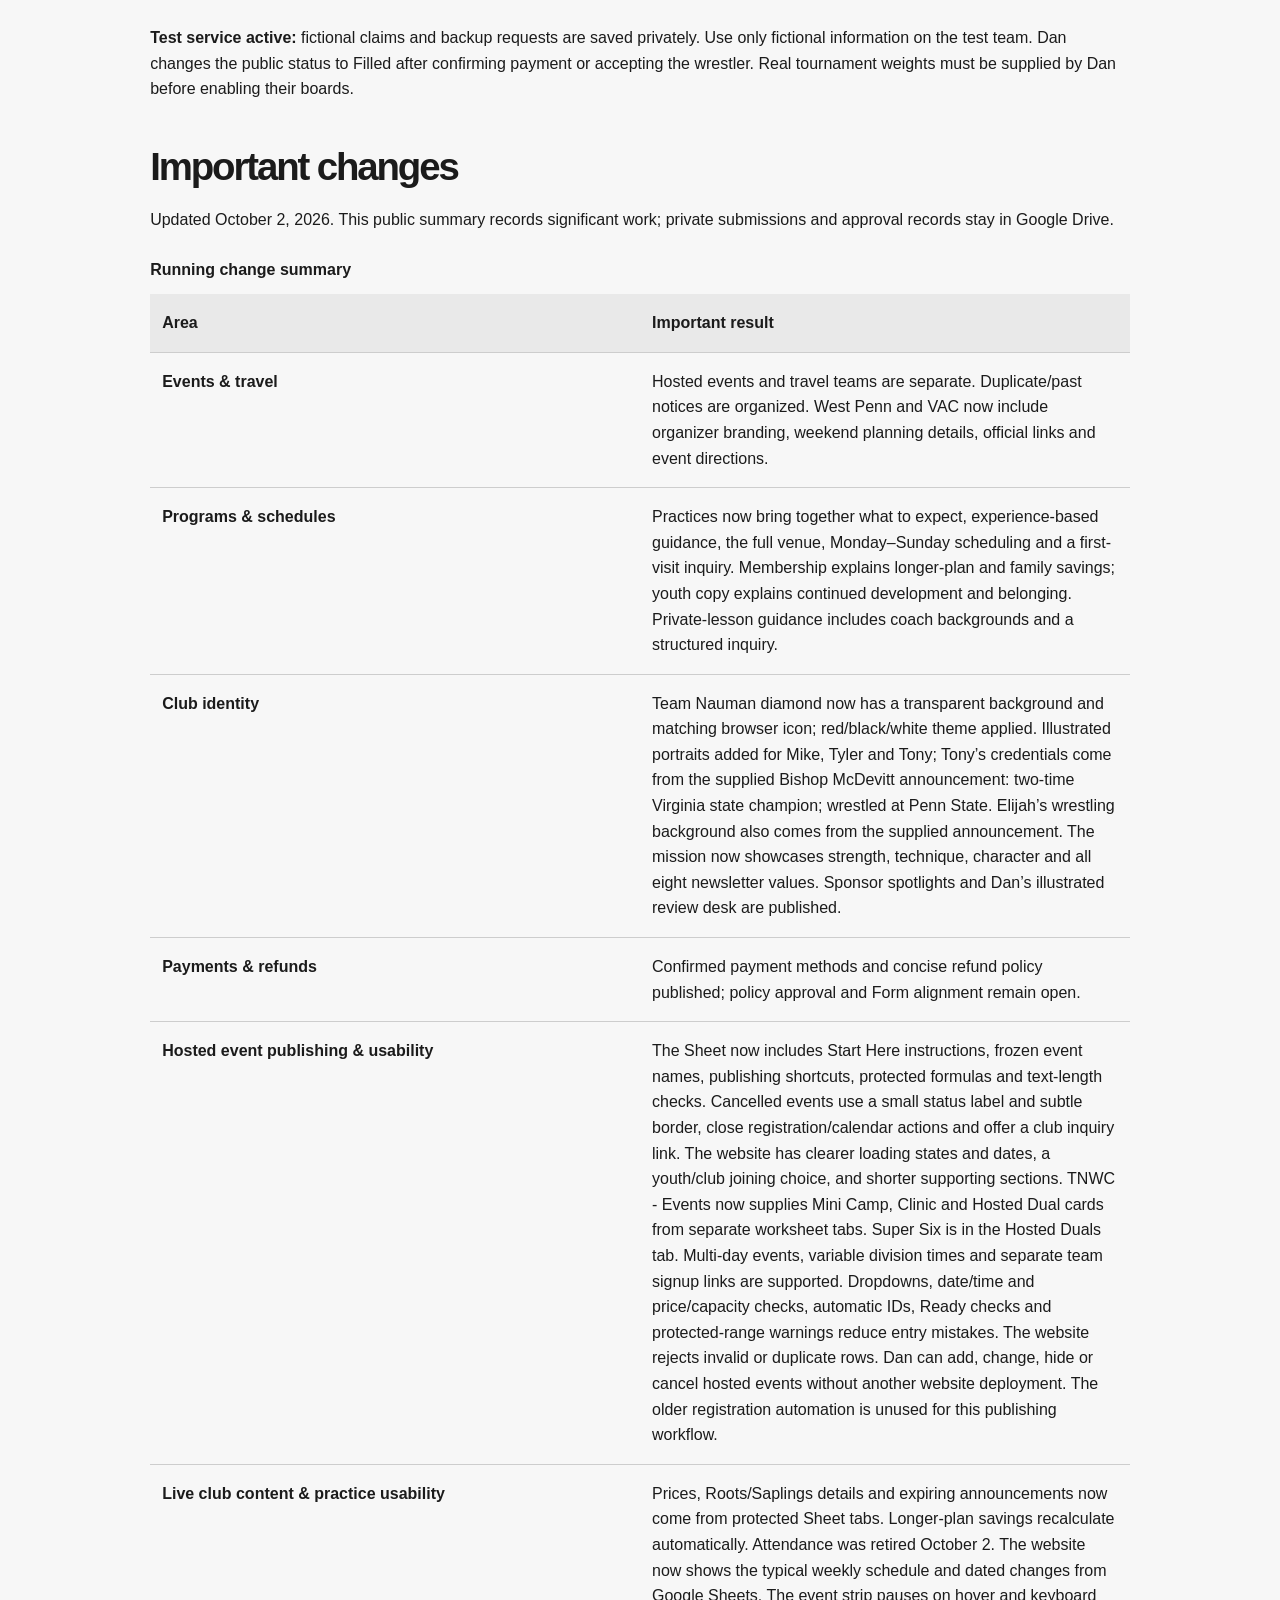
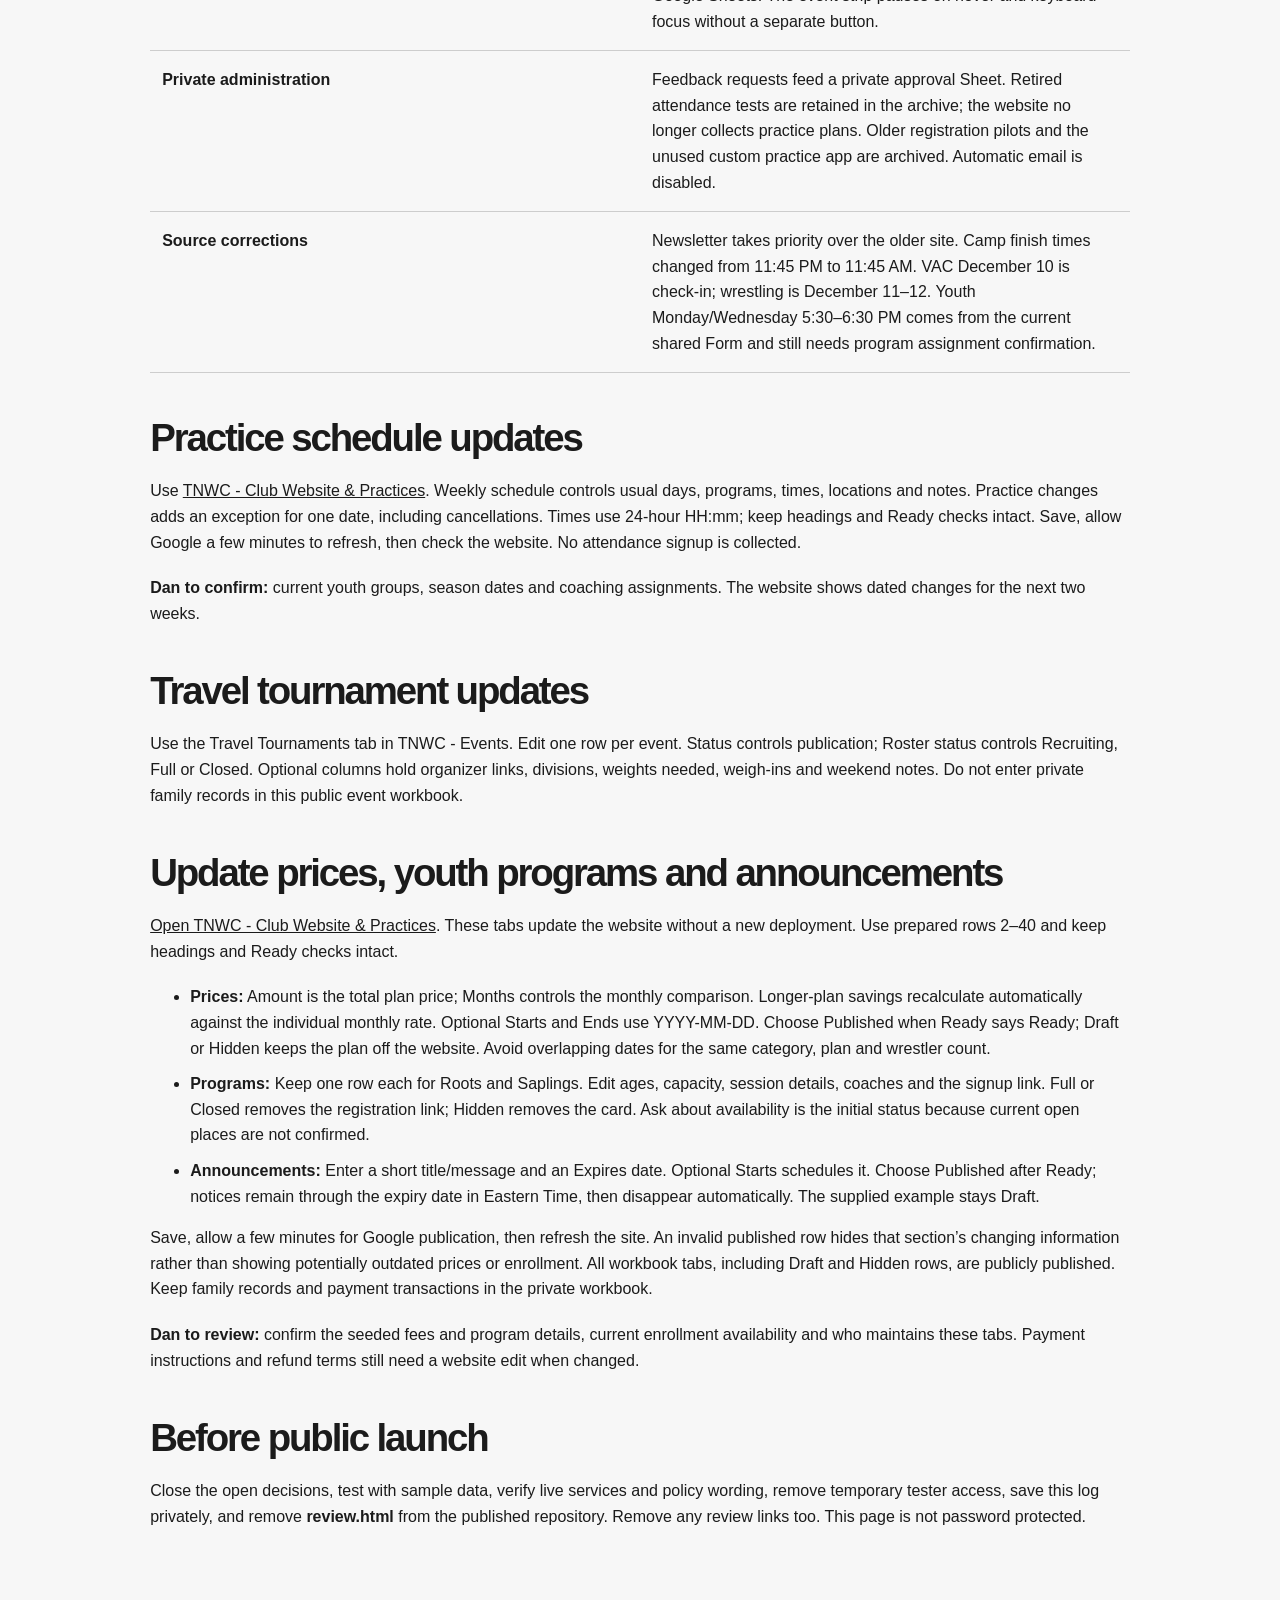
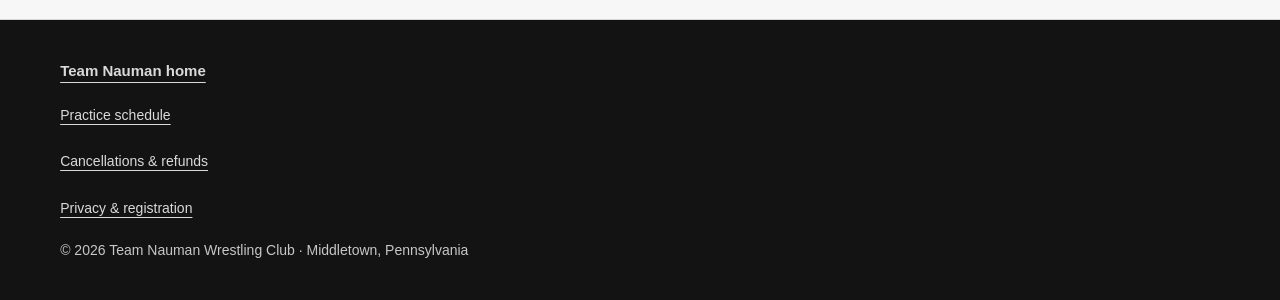
<file: review.html>
<!doctype html><html lang="en"><head><meta charset="utf-8"><meta name="viewport" content="width=device-width,initial-scale=1"><title>Dan’s review desk | Team Nauman</title><meta name="robots" content="noindex,nofollow"><link rel="icon" type="image/png" href="./team-nauman-transparent.png?v=20261002-3"><link rel="stylesheet" href="./styles.css?v=20261002-3"></head><body><a class="skip" href="#document-main">Skip to content</a><header class="header"><a class="brand" href="./index.html"><span class="original-logo"><img src="./team-nauman-transparent.png" alt="Team Nauman diamond logo" width="1254" height="1254"></span><span class="brand-name">TEAM NAUMAN<small>WRESTLING CLUB</small></span></a><a class="button light compact" href="./index.html">Back to the club</a></header><main class="privacy-main" id="document-main"><p class="eyebrow">CLUB WEBSITE WORKING LOG</p><h1>Dan’s review desk</h1><img class="review-portrait" src="./dan-review-portrait.png" width="1254" height="1254" alt="Illustrated portrait of Dan coordinating the club" style="width:180px;height:auto;border-radius:4px;margin:12px 0 24px"><p>Updated October 2, 2026. Use the links below to review the site and record decisions. The homepage links to this desk. This page is publicly reachable, so keep athlete records, family contact information and payment transactions in private club tools.</p><div class="hero-actions"><a class="button dark" href="#review-items">Review items</a><a class="button light" href="#content-audit">Content audit</a><a class="button light" href="#change-log">Change log</a><a class="button light" href="#mini-camp-procedure">Hosted event instructions</a><a class="button dark" href="https://docs.google.com/forms/d/e/1FAIpQLScLjFdYPwCY59FfWbLOre3nJsA-oLZrlTdsis4awmTTF0haLA/viewform" target="_blank" rel="noopener noreferrer">Send a decision or change ↗</a></div><p>Use the feedback Form to record your decision or requested change. Responses go to a private Google Sheet owned by Dane during testing. Dane reviews and approves implementation in the website-building chat before anything is changed or published. The public log below records completed changes; it does not display private submissions.</p><div class="review-priority"><h2>Start with these three decisions</h2><ol><li><a href="./index.html#schedule">Confirm the practice groups and seasonal youth times.</a></li><li><a href="./index.html#teams">Set tournament payment deadlines and who verifies payments.</a></li><li><a href="./refunds.html">Approve refunds and align registration Form terms.</a></li></ol><p>The remaining decisions below cover tournament details, club identity, Google tools and launch.</p></div><section class="review-priority"><h2>Demo checklist</h2><ol><li>Find a youth program and compare training prices.</li><li>Review the typical Monday–Sunday practice schedule and any dated changes.</li><li>Change an event or practice in Google Sheets and confirm the website updates after Google refreshes.</li></ol><p>Fictional events appear under the Test events filter. Practice attendance has been removed; only the Sheet-managed schedule remains. Dan should walk through these steps before approving real use.</p></section><h2 id="review-items">Decisions for Dan</h2><p>Only decisions that affect families, club operations or launch are listed here. Use the feedback Form above to send your answers; Dane reviews implementation in the website-building chat.</p><div class="review-table"><table><caption>Key decisions still open</caption><thead><tr><th scope="col">Decision</th><th scope="col">Page</th><th scope="col">What Dan needs to decide</th></tr></thead><tbody><tr><th scope="row">R01 · Refunds & registration terms</th><td><a href="./refunds.html">Review on site</a></td><td>Approve the published refund policy and align the older signup Form terms before applying it.</td></tr><tr><th scope="row">R02 · Team offers & payments</th><td><a href="./index.html#teams">Review on site</a></td><td>Set family payment/cancellation deadlines and when an unpaid offer can be released. Choose who verifies cash, checks and Venmo.</td></tr><tr><th scope="row">R03 · Programs & practice plan</th><td><a href="./index.html#programs">Review on site</a></td><td>Confirm Roots/Saplings session assignments, active season, coaches and membership terms. Youth times currently follow the shared Form; the newsletter lists a different seasonal Saplings session. Confirm the current weekly schedule and which sessions offer Developmental Drillers and Advanced Assassins. Confirm published fees and plan coverage.</td></tr><tr><th scope="row">R04 · Tournament participation</th><td><a href="./index.html#travel">Review on site</a></td><td>Confirm Team Nauman’s West Penn divisions and $80/$60 fee difference; confirm VAC teams, $100 fee, Form access and travel arrangements. Organizer dates are verified. Confirm Super Six fee/divisions and the next Crusade.</td></tr><tr><th scope="row">R06 · Google workflow</th><td><a href="./index.html#teams">Review on site</a></td><td>Review the private test pilot before moving ownership to the club account. Confirm the Hosted Events Sheet workflow and check whether Super Six’s current Cancelled status was intentional or a test. Review initial practice-partner suggestions: within about two years of age and 10% of body weight, with Beginner, Developing and Advanced groups. These are provisional suggestions; coaches decide safe pairings and can adjust them. Families see anonymous summaries; coaches see private records. Approve confirmation/reminder wording, sending rules and the club’s public Calendar. Automatic email remains disabled.</td></tr><tr><th scope="row">R07 · Club people & partners</th><td><a href="./index.html#coaches">Review on site</a></td><td>Review the newsletter-based mission wording, Team Nauman diamond logo and red/black website theme. Confirm current coaches/photos, active sponsors and logo use, any testimonials, and current gear/volunteer links. Decide whether to keep Rite Aid as past recognition.</td></tr><tr><th scope="row">R08 · Launch & ownership</th><td><a href="./privacy.html">Review on site</a></td><td>Choose the domain, confirm account ownership and private-record handling, then remove this desk and all its links before launch.</td></tr></tbody></table></div><h2 id="content-audit">Information to trust</h2><p>The running newsletter is the master source when it differs from the older website. Current tournament organizers supply event logistics; Dan confirms Team Nauman’s fees, teams and openings. Historical notices are kept out of upcoming events.</p><section id="mini-camp-procedure" aria-labelledby="camp-procedure-title"><h2 id="camp-procedure-title">How to add or update a hosted event</h2><p>Use <strong>TNWC - Events</strong>. Choose the <strong>Mini Camps</strong>, <strong>Clinics</strong> or <strong>Hosted Duals</strong> tab. It updates the website automatically; you do not need to edit GitHub or run Apps Script. During testing, Dane owns the Sheet. Club ownership can move later.</p><div class="hero-actions"><a class="button dark" href="https://docs.google.com/spreadsheets/d/1sQFBXb51R4aOxtlET2pwallXBz-Anwk3UMlfj2qqEKs/edit" target="_blank" rel="noopener noreferrer">Open Hosted Events Sheet ↗</a><a class="button light" href="./index.html#event-list">Check events on the website →</a></div><ol><li><strong>Start in an empty prepared row.</strong> Use an empty row between 7 and 103 on the appropriate tab. Leave Status as Draft while entering details. Edit an existing event in its current row instead of duplicating it.</li><li><strong>Fill columns B–J.</strong> Enter the event name, date, start and end times, full venue address, price, capacity, description and existing Google signup Form link. Mini Camps require price and capacity; Clinics and Hosted Duals allow them to stay blank when not yet known. Example: date <strong>2026-10-25</strong>, start <strong>09:00</strong>, end <strong>11:45</strong>, price <strong>25</strong>, capacity <strong>30</strong>. All times are Eastern; use 24-hour time, such as 13:00 for 1 PM. Describe the skills being taught and what wrestlers can expect.</li><li><strong>For a multi-day event, fill End date in M with the last event day.</strong> If times vary by division, check All day in N, leave Start/End blank, and describe each division’s schedule in Details. Super Six is an example: October 10 through October 11. The site adds the correct two-day calendar entry. An optional Team signup link in O is for team organizers, separate from individual club signup.</li><li><strong>Check column L: Ready check.</strong> Correct any warning before publishing. A blank signup link allows an announcement, but the site will show that the signup link is pending. Create the Google Form separately and paste its complete link when available.</li><li><strong>Choose Published in column K.</strong> Google saves automatically. Allow a few minutes for the published feed to update, then open the website link above and refresh. Confirm the name, date, time, location, price and signup link.</li></ol><h3>Change, hide or cancel an event</h3><ul><li><strong>Update:</strong> edit the existing row instead of creating a duplicate. Check Ready and verify the website after saving.</li><li><strong>Draft:</strong> hides the event from the website while you prepare it.</li><li><strong>Cancelled:</strong> keeps a cancellation notice visible and closes website signup. Keep the row so families can see the notice.</li></ul><h3>If an event does not appear</h3><p>Check that Status is Published, Ready has no warning, and the event has not ended. Allow a few minutes and refresh the website. Invalid or duplicate rows are left off the site. If the website reports that the schedule is unavailable, ask Dane to check the feed; do not change the headings or publishing settings.</p><h3>Keep the Sheet safe</h3><p>Start with the <strong>Start Here</strong> worksheet. Automatic IDs are hidden; event names stay visible while you scroll. Use <strong>Check &amp; publish →</strong> above the table to jump to Status and Ready check. Edit the prepared input cells only. Leave headings, column A (automatic ID) and column L (Ready check) alone; these areas are protected from ordinary editor changes; the owner can still edit them. Ask for more prepared rows when the Sheet fills up. <strong>Public event information only:</strong> the feed includes Draft rows too. Never enter family contacts, rosters, payment records or private notes.</p><p><strong>This procedure publishes event details only.</strong> Signup tracking, payments and emails stay in the separate club workflow. All hosted event tabs and Travel Tournaments update the website automatically. Travel tournaments use their own worksheet in the same workbook. Public Calendar publishing is not connected.</p></section><section><h2>Family experience cleanup</h2><p>First practice is free; beginners can attend regular club practice. The homepage now offers three clear starting points, with full programs/prices and coach biographies on dedicated pages. Coach-specific lesson inquiries collect goals and availability. Practices remain controlled by the existing Google Sheet. No attendance signup has been restored.</p><p><strong>Dan to provide:</strong> approved club-action photos and parent testimonials, current private-lesson availability, and firm travel-team fees/deadlines. Only verified information will be published.</p></section><section id="team-builder-review"><h2>Team-building board</h2><p>Open accepts a claim and becomes Spoken for after a successful save. Spoken for accepts backups up to the Backup limit. Blank uses 1; 0 closes backups; enter a whole number up to 10. Withdrawn or Declined backups free a place. Filled accepts no more requests. Names and family details stay private.</p><p><a class="button dark" href="./teams.html?event=travel-20261114-west-penn-duals">Review the West Penn team board</a></p><p>West Penn uses the current organizer’s six divisions and 92 weight classes. Open, Spoken for and Filled are mock statuses for this review, not the actual TNWC roster. Confirm the divisions TNWC will field, real openings and wrestler fees before promoting signups. Requests still use the private test service. Required family details include school grade; phone and accomplishments are optional.</p><p>Use Team Spots in TNWC - Events for public weight classes, status and Backup limit (column J). Website claims now reopen when their private request is Withdrawn, Declined or deleted. Backup removals free backup capacity; backups are not automatically promoted. Payment marked Received or Paid, or a request marked Confirmed, fills a claimed spot. Changes appear on the next board refresh (about 30 seconds). Prefer Withdrawn or Declined to retain the record. Manually managed and mock spots keep their public Sheet status.</p><p>Use the separate TNWC - Private Team Requests workbook for families, claims, backups and payment notes. Never publish the private workbook.</p><p><strong>Test service active:</strong> fictional claims and backup requests are saved privately. Use only fictional information on the test team. Dan changes the public status to Filled after confirming payment or accepting the wrestler. Real tournament weights must be supplied by Dan before enabling their boards.</p></section><h2 id="change-log">Important changes</h2><p>Updated October 2, 2026. This public summary records significant work; private submissions and approval records stay in Google Drive.</p><div class="review-table"><table><caption>Running change summary</caption><thead><tr><th scope="col">Area</th><th scope="col">Important result</th></tr></thead><tbody><tr><th scope="row">Events & travel</th><td>Hosted events and travel teams are separate. Duplicate/past notices are organized. West Penn and VAC now include organizer branding, weekend planning details, official links and event directions.</td></tr><tr><th scope="row">Programs & schedules</th><td>Practices now bring together what to expect, experience-based guidance, the full venue, Monday–Sunday scheduling and a first-visit inquiry. Membership explains longer-plan and family savings; youth copy explains continued development and belonging. Private-lesson guidance includes coach backgrounds and a structured inquiry.</td></tr><tr><th scope="row">Club identity</th><td>Team Nauman diamond now has a transparent background and matching browser icon; red/black/white theme applied. Illustrated portraits added for Mike, Tyler and Tony; Tony’s credentials come from the supplied Bishop McDevitt announcement: two-time Virginia state champion; wrestled at Penn State. Elijah’s wrestling background also comes from the supplied announcement. The mission now showcases strength, technique, character and all eight newsletter values. Sponsor spotlights and Dan’s illustrated review desk are published.</td></tr><tr><th scope="row">Payments & refunds</th><td>Confirmed payment methods and concise refund policy published; policy approval and Form alignment remain open.</td></tr><tr><th scope="row">Hosted event publishing &amp; usability</th><td>The Sheet now includes Start Here instructions, frozen event names, publishing shortcuts, protected formulas and text-length checks. Cancelled events use a small status label and subtle border, close registration/calendar actions and offer a club inquiry link. The website has clearer loading states and dates, a youth/club joining choice, and shorter supporting sections. TNWC - Events now supplies Mini Camp, Clinic and Hosted Dual cards from separate worksheet tabs. Super Six is in the Hosted Duals tab. Multi-day events, variable division times and separate team signup links are supported. Dropdowns, date/time and price/capacity checks, automatic IDs, Ready checks and protected-range warnings reduce entry mistakes. The website rejects invalid or duplicate rows. Dan can add, change, hide or cancel hosted events without another website deployment. The older registration automation is unused for this publishing workflow.</td></tr><tr><th scope="row">Live club content &amp; practice usability</th><td>Prices, Roots/Saplings details and expiring announcements now come from protected Sheet tabs. Longer-plan savings recalculate automatically. Attendance was retired October 2. The website now shows the typical weekly schedule and dated changes from Google Sheets. The event strip pauses on hover and keyboard focus without a separate button.</td></tr><tr><th scope="row">Private administration</th><td>Feedback requests feed a private approval Sheet. Retired attendance tests are retained in the archive; the website no longer collects practice plans. Older registration pilots and the unused custom practice app are archived. Automatic email is disabled.</td></tr><tr><th scope="row">Source corrections</th><td>Newsletter takes priority over the older site. Camp finish times changed from 11:45 PM to 11:45 AM. VAC December 10 is check-in; wrestling is December 11–12. Youth Monday/Wednesday 5:30–6:30 PM comes from the current shared Form and still needs program assignment confirmation.</td></tr></tbody></table></div><h2>Practice schedule updates</h2><p>Use <a href="https://docs.google.com/spreadsheets/d/1MgJpnmc5PI5NI4VY4T3ZzzRMqFnw3jvk6HzEmJNkONI/edit#gid=903101001">TNWC - Club Website &amp; Practices</a>. Weekly schedule controls usual days, programs, times, locations and notes. Practice changes adds an exception for one date, including cancellations. Times use 24-hour HH:mm; keep headings and Ready checks intact. Save, allow Google a few minutes to refresh, then check the website. No attendance signup is collected.</p><p><strong>Dan to confirm:</strong> current youth groups, season dates and coaching assignments. The website shows dated changes for the next two weeks.</p><h2>Travel tournament updates</h2><p>Use the Travel Tournaments tab in TNWC - Events. Edit one row per event. Status controls publication; Roster status controls Recruiting, Full or Closed. Optional columns hold organizer links, divisions, weights needed, weigh-ins and weekend notes. Do not enter private family records in this public event workbook.</p><section id="club-content-procedure"><h2>Update prices, youth programs and announcements</h2><p><a href="https://docs.google.com/spreadsheets/d/1MgJpnmc5PI5NI4VY4T3ZzzRMqFnw3jvk6HzEmJNkONI/edit#gid=903101010" target="_blank" rel="noopener">Open TNWC - Club Website &amp; Practices</a>. These tabs update the website without a new deployment. Use prepared rows 2–40 and keep headings and Ready checks intact.</p><ul><li><strong>Prices:</strong> Amount is the total plan price; Months controls the monthly comparison. Longer-plan savings recalculate automatically against the individual monthly rate. Optional Starts and Ends use YYYY-MM-DD. Choose Published when Ready says Ready; Draft or Hidden keeps the plan off the website. Avoid overlapping dates for the same category, plan and wrestler count.</li><li><strong>Programs:</strong> Keep one row each for Roots and Saplings. Edit ages, capacity, session details, coaches and the signup link. Full or Closed removes the registration link; Hidden removes the card. Ask about availability is the initial status because current open places are not confirmed.</li><li><strong>Announcements:</strong> Enter a short title/message and an Expires date. Optional Starts schedules it. Choose Published after Ready; notices remain through the expiry date in Eastern Time, then disappear automatically. The supplied example stays Draft.</li></ul><p>Save, allow a few minutes for Google publication, then refresh the site. An invalid published row hides that section’s changing information rather than showing potentially outdated prices or enrollment. All workbook tabs, including Draft and Hidden rows, are publicly published. Keep family records and payment transactions in the private workbook.</p><p><strong>Dan to review:</strong> confirm the seeded fees and program details, current enrollment availability and who maintains these tabs. Payment instructions and refund terms still need a website edit when changed.</p></section><h2>Before public launch</h2><p>Close the open decisions, test with sample data, verify live services and policy wording, remove temporary tester access, save this log privately, and remove <strong>review.html</strong> from the published repository. Remove any review links too. This page is not password protected.</p></main><footer class="document-footer"><a class="text-link" href="./index.html">Team Nauman home</a><div><a href="./index.html#schedule">Practice schedule</a><a href="./refunds.html">Cancellations &amp; refunds</a><a href="./privacy.html">Privacy &amp; registration</a></div><p>© 2026 Team Nauman Wrestling Club · Middletown, Pennsylvania</p></footer></body></html>
</file>
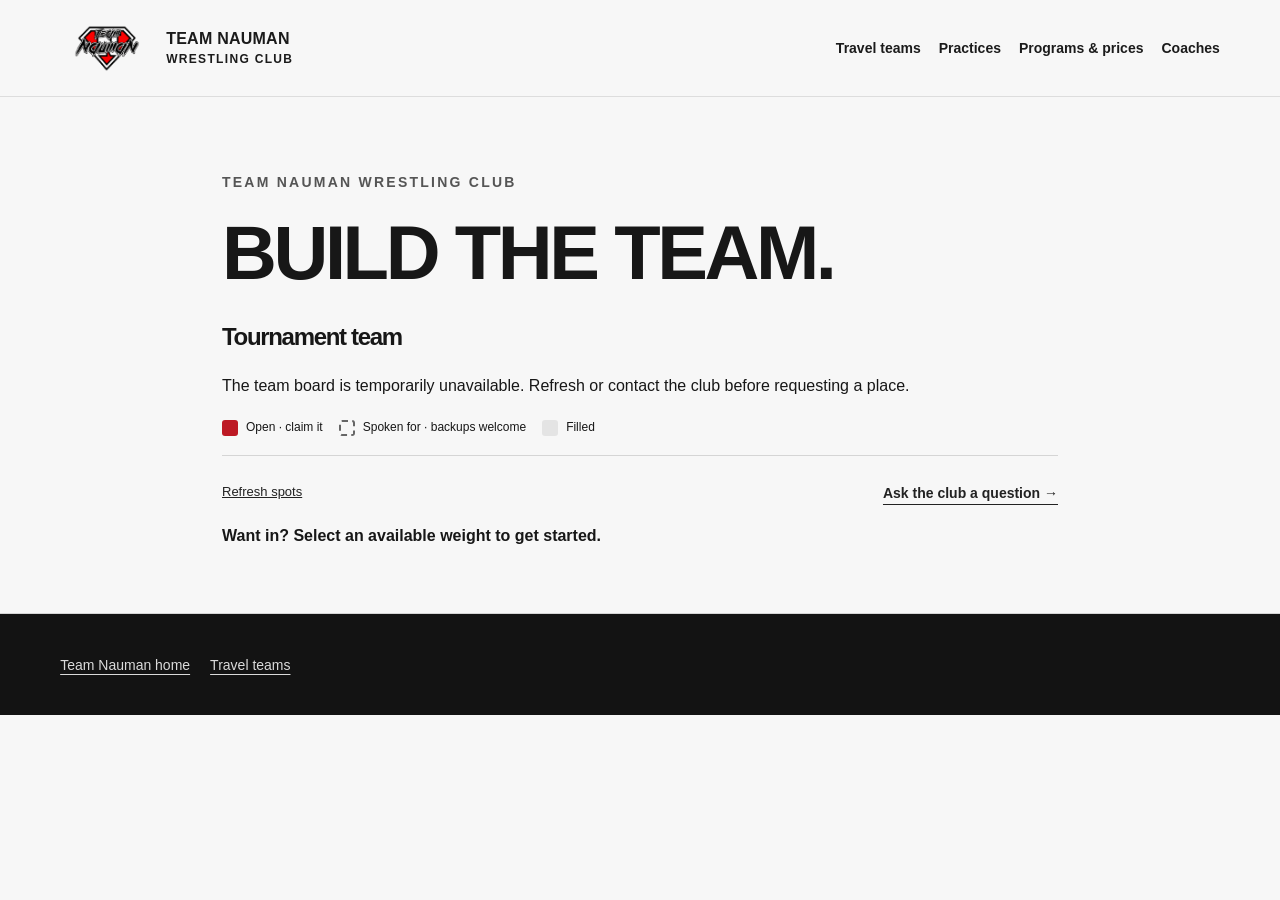
<file: teams.html>
<!doctype html><html lang="en"><head><meta charset="utf-8"><meta name="viewport" content="width=device-width,initial-scale=1"><meta name="robots" content="noindex,nofollow"><title>Build the team | Team Nauman</title><link rel="icon" href="./team-nauman-transparent.png"><link rel="stylesheet" href="./styles.css?v=20261007-5"><script src="./site-config.js?v=20261007-5" defer></script><script src="./mini-camps-feed.js"></script><script src="./team-builder.js?v=20261007-5" defer></script></head><body><a class="skip" href="#main">Skip to content</a><header class="header"><a class="brand" href="./index.html"><span class="original-logo"><img src="./team-nauman-transparent.png" alt="Team Nauman diamond logo" width="1254" height="1254"></span><span class="brand-name">TEAM NAUMAN<small>WRESTLING CLUB</small></span></a><button class="menu-toggle" aria-controls="navigation" aria-expanded="false">Menu</button><nav id="navigation" aria-label="Main navigation"><a href="./index.html#travel">Travel teams</a><a href="./index.html#schedule">Practices</a><a href="./programs.html">Programs &amp; prices</a><a href="./coaches.html">Coaches</a></nav></header><main class="section team-builder-main" id="main"><p class="eyebrow">TEAM NAUMAN WRESTLING CLUB</p><h1>BUILD THE TEAM.</h1><h2 id="team-title">Tournament team</h2><p id="team-details"></p><p id="team-status" role="status">Loading team spots...</p><label class="team-division-picker" id="team-division-picker" hidden>Division<select id="team-division-select" aria-label="Choose age group or division"></select></label><div id="team-board"></div><div class="spot-legend" aria-label="Spot status key"><span><i class="open-key"></i>Open · claim it</span><span><i class="spoken-key"></i>Spoken for · backups welcome</span><span><i class="filled-key"></i>Filled</span></div><div class="team-board-actions"><button class="team-refresh-link" id="team-refresh">Refresh spots</button><a class="text-link" href="mailto:teamnaumanwrestlingclub@gmail.com?subject=Team%20spot%20question">Ask the club a question →</a></div><p class="team-contact-line">Want in? Select an available weight to get started.</p></main><dialog class="team-request-dialog" id="team-request-dialog" aria-labelledby="team-request-title"><div class="dialog-top"><h2 id="team-request-title">Request a place</h2><button id="team-request-close" aria-label="Close request form">×</button></div><div id="team-request-body"></div></dialog><footer class="document-footer"><a href="./index.html">Team Nauman home</a><a href="./index.html#travel">Travel teams</a></footer></body></html>
</file>
<file: styles.css>
@font-face{font-family:ClubSans;src:local('Arial');font-display:swap}*{box-sizing:border-box}html{scroll-behavior:smooth;scroll-padding-top:105px}body{margin:0;color:#1b1b1b;background:#f7f7f7;font-family:ClubSans,Arial,sans-serif;font-size:16px;line-height:1.6}button,input,select{font:inherit}button,a,select{touch-action:manipulation}a{color:inherit}button{cursor:pointer}button:focus-visible,a:focus-visible,select:focus-visible,summary:focus-visible{outline:3px solid #bd1924;outline-offset:5px}h1,h2,h3,p{margin-top:0}h1,h2,h3{line-height:1.07}h2{font-size:clamp(2rem,3.6vw,3.5rem);letter-spacing:-.055em;margin-bottom:24px}h3{font-size:1.4rem;letter-spacing:-.035em}p{margin-bottom:20px}em{font-style:normal;color:#bd1924}.skip{position:fixed;top:-90px;left:20px;background:#bd1924;z-index:20;padding:12px}.skip:focus{top:15px}[hidden]{display:none!important}.header{display:flex;align-items:center;justify-content:space-between;padding:22px 4.7%;border-bottom:1px solid #ddd;gap:24px;background:#f7f7f7;position:sticky;top:0;z-index:8}.brand{display:flex;gap:12px;align-items:center;text-decoration:none}.brand-mark{background:#bd1924;display:flex;flex-direction:column;justify-content:center;align-items:center;color:#1b1b1b;font-size:1.4rem;font-weight:900;line-height:.9;letter-spacing:-.06em;width:52px;height:53px;transform:skew(-7deg)}.brand-mark span{font-size:1.1rem}.brand-name{font-size:1rem;font-weight:900;line-height:1.2;letter-spacing:-.03em}.brand-name small{display:block;font-size:.75rem;letter-spacing:.11em;margin-top:4px}nav{display:flex;align-items:center;gap:24px}nav a{text-decoration:none;font-size:.875rem;font-weight:700}nav a:hover{color:#a01820}.button{display:inline-flex;align-items:center;justify-content:center;min-height:49px;padding:12px 23px;background:#bd1924;border:1px solid #bd1924;color:#141414;font-weight:700;text-decoration:none;border-radius:2px;line-height:1.3}.button:hover{background:#98121b;border-color:#98121b}.compact{min-height:43px;font-size:.875rem;padding:11px 18px}.outline{color:#fff;background:transparent;border-color:#898989}.outline:hover{background:#2f2f2f;border-color:#fff}.dark{background:#1c1c1c;color:#fff;border-color:#1c1c1c}.dark:hover{background:#393939;border-color:#393939}.light{background:transparent;border-color:#9c9c9c}.light:hover{background:#e9e9e9;border-color:#9c9c9c}.menu-toggle{display:none}.hero{background:#131313;color:#fff;padding:68px 4.7% 0;display:grid;grid-template-columns:1.6fr 1fr;column-gap:7%;position:relative;overflow:hidden}.hero:before{content:'';position:absolute;inset:0;background:linear-gradient(90deg,transparent 99%,#2d2d2d 99%),linear-gradient(0deg,transparent 99%,#2d2d2d 99%);background-size:100px 100px;opacity:.24;pointer-events:none}.hero-copy,.practice-feature,.hero-bottom{position:relative}.eyebrow{font-size:.8rem;font-weight:800;letter-spacing:.16em;margin-bottom:22px}.hero .eyebrow{color:#bd1924}h1{font-size:clamp(3.5rem,6.8vw,7.7rem);font-weight:900;letter-spacing:-.075em;line-height:.98;margin-bottom:28px}.hero-intro{color:#c2c2c2;font-size:1.125rem;line-height:1.65}.hero-actions{display:flex;gap:12px;margin:30px 0 25px}.hero-location{font-size:.875rem;color:#c2c2c2}.practice-feature{align-self:center;border-left:1px solid #5a5a5a;padding:0 0 0 40px;margin-bottom:28px}.section-number{display:block;font-size:.75rem;color:#c2c2c2;letter-spacing:.12em;margin-bottom:18px}.practice-feature h2{font-size:2.5rem;letter-spacing:-.055em;margin-bottom:14px}.practice-feature>p{font-size:.875rem;color:#c2c2c2}.feature-row{display:flex;justify-content:space-between;gap:12px;padding:14px 0;border-top:1px solid #3a3a3a;font-size:.875rem}.feature-row strong{font-weight:700}.feature-row span{color:#bd1924}.text-link{padding:0;background:none;border:0;display:inline-block;color:inherit;font-size:.9375rem;font-weight:700;text-decoration:underline;text-underline-offset:6px;text-decoration-thickness:1px}.practice-feature>.text-link{margin-top:18px}.hero-bottom{grid-column:1/-1;display:flex;justify-content:space-between;border-top:1px solid #454545;margin-top:32px;padding:22px 0;letter-spacing:.22em;color:#b7b7b7;font-size:.75rem;font-weight:700}.section{padding:85px 4.7%;scroll-margin-top:10px}.section-heading{display:flex;align-items:flex-end;justify-content:space-between;gap:30px;margin-bottom:36px}.section-heading h2{margin-bottom:0}.section-heading>p{font-size:.9375rem;color:#5c5c5c;max-width:380px;margin:0 0 4px}.section .eyebrow{color:#626262}.schedule-toolbar{display:flex;align-items:center;justify-content:space-between;gap:24px;margin-bottom:25px}.day-filters{display:flex;gap:7px;flex-wrap:wrap}.day-filters button{background:none;border:1px solid #d9d9d9;padding:10px 17px;font-size:.875rem;color:#303030;border-radius:2px;min-height:43px}.day-filters button[aria-pressed=true]{background:#222222;color:#fff;border-color:#222222}.program-filter{display:flex;gap:12px;align-items:center;font-size:.875rem;color:#595959}.program-filter select{padding:10px;background:#fff;border:1px solid #cccccc;border-radius:2px;min-height:43px;color:#1b1b1b}.practice-row{display:grid;grid-template-columns:130px 1fr 240px;align-items:center;gap:18px;border-top:1px solid #d5d5d5;padding:21px 4px}.practice-row:last-child{border-bottom:1px solid #d5d5d5}.practice-row .day{font-size:.875rem;font-weight:800}.practice-row h3{font-size:1.125rem;margin:0 0 4px;letter-spacing:0}.practice-row p{margin:0;color:#5f5f5f;font-size:.875rem}.practice-row .time{text-align:right;font-size:1rem;font-weight:700}.schedule-notes{display:flex;gap:40px;margin:25px 0 35px;color:#5e5e5e}.schedule-notes p{font-size:.875rem;flex:1}.inline-button{border:0;background:none;text-decoration:underline;padding:0;color:#1b1b1b;text-align:left}.calendar-strip{background:#e7e7e7;padding:28px 30px;display:flex;gap:20px;justify-content:space-between;align-items:center;border-left:4px solid #bd1924}.calendar-strip h3{margin-bottom:10px;font-size:1.5rem}.calendar-strip p{margin:0;color:#595959;font-size:.9375rem}.calendar-actions{display:flex;gap:9px;flex-wrap:wrap}.calendar-actions .button{font-size:.875rem}#calendar-panel{margin-top:20px}iframe{width:100%;height:600px;border:1px solid #d2d2d2;background:white}.source-note{font-size:.75rem;color:#676767;margin:23px 0 0}.source-note a{text-underline-offset:3px}.program-section{background:#fff;border-top:1px solid #e1e1e1}.program-grid{display:grid;grid-template-columns:repeat(3,1fr);gap:20px}.program-card{position:relative;padding:35px 30px;border:1px solid #d4d4d4;display:flex;flex-direction:column;align-items:flex-start;min-height:350px}.program-number{font-size:3.8rem;line-height:1;color:#8f8f8f;font-weight:900;letter-spacing:-.07em;margin-bottom:34px}.badge{display:inline-block;font-size:.75rem;letter-spacing:.07em;font-weight:800;background:#ebebeb;padding:4px 9px;margin-bottom:15px}.program-card h3{font-size:2rem;margin-bottom:15px}.program-card>p{font-size:1rem;color:#585858}.program-card .program-meta{font-size:.8rem;line-height:1.5}.program-card .text-link{margin-top:auto}.dark-card{background:#282828;color:white;border-color:#282828}.dark-card .badge{background:#bd1924;color:#1b1b1b}.dark-card>p{color:#c8c8c8}.dark-card .program-number{color:#bd1924}.membership-strip{display:grid;grid-template-columns:1fr 2fr 1fr;gap:30px;align-items:start;padding-top:35px;margin-top:35px;border-top:1px solid #d4d4d4}.membership-strip h3{font-size:1.4rem}.membership-strip p{font-size:.9375rem;color:#5f5f5f;margin:0}.membership-strip .text-link{font-size:.875rem}.coaches-section{background:#efefef}.coach-grid{display:grid;grid-template-columns:repeat(4,1fr);gap:0 30px}.coach-card{padding:27px 0;border-top:1px solid #c8c8c8}.coach-initials{font-weight:900;font-size:1.75rem;letter-spacing:-.06em;color:#636363;margin-bottom:15px}.coach-card h3{font-size:1.1rem;margin-bottom:8px}.coach-card p{font-size:.875rem;color:#5b5b5b;margin:0}.events-section{background:#f7f7f7}.empty-state{padding:35px;border:1px solid #cecece;background:#fff;display:flex;gap:26px;align-items:center}.empty-mark{font-size:2.7rem;color:#797979;font-weight:900;line-height:1}.empty-state h3{font-size:1.4rem;margin-bottom:12px}.empty-state p{max-width:600px;color:#666666;margin-bottom:0;font-size:1rem}.event-card{border-top:1px solid #cdcdcd;display:grid;grid-template-columns:120px 1fr auto;gap:30px;padding:26px 0;align-items:center}.event-date{font-size:1.25rem;font-weight:800}.event-card h3{margin:0 0 8px;font-size:1.4rem}.event-card p{font-size:.875rem;color:#676767;margin:0 0 8px}.event-actions{display:flex;flex-direction:column;gap:12px}.event-actions .button{font-size:.875rem}.event-archive{border-bottom:1px solid #cdcdcd;border-top:1px solid #cdcdcd;padding:20px 0;margin-top:30px}.event-archive summary{cursor:pointer;font-size:.9375rem;font-weight:700}.event-archive>div{display:flex;gap:70px;margin-top:20px}.event-archive p{font-size:.875rem;color:#676767}.team-section{padding:80px 4.7%;background:#191919;color:#fff;display:grid;grid-template-columns:1fr 1fr;gap:10%;scroll-margin-top:10px}.team-copy .eyebrow{color:#bd1924}.team-copy h2{font-size:clamp(3rem,5vw,5rem);line-height:1;letter-spacing:-.07em}.team-copy>p{max-width:420px;color:#c6c6c6}.team-copy .team-note{font-size:.8rem;margin-top:18px}.team-steps{list-style:none;padding:0;margin:18px 0 0}.team-steps li{display:flex;gap:24px;padding:24px 0;border-top:1px solid #4c4c4c}.team-steps li>span{font-size:1.5rem;font-weight:800;color:#bd1924}.team-steps h3{font-size:1.3rem;margin-bottom:12px}.team-steps p{font-size:.9375rem;color:#c1c1c1;max-width:370px;margin:0}.stories-section{background:#bd1924}.stories-section .eyebrow{color:#3f3f3f}.story-empty{max-width:640px;font-size:1.125rem}.story-empty p{margin-bottom:0}.testimonial-grid{display:grid;grid-template-columns:repeat(2,1fr);gap:35px}blockquote{margin:0;padding:15px 0;font-size:1.6rem;letter-spacing:-.03em}blockquote footer{display:block;background:none;padding:20px 0 0;color:#1b1b1b;font-size:.875rem}.visit-section{display:grid;grid-template-columns:1fr 1fr;gap:10%;background:#fff}.visit-section h2{font-size:clamp(2.5rem,4.5vw,4.5rem)}.visit-info h3{font-size:1.25rem}.visit-info p{max-width:460px;color:#5d5d5d}.visit-info hr{border:0;border-top:1px solid #d3d3d3;margin:30px 0}footer{background:#131313;color:#dadada;padding:38px 4.7%;display:flex;justify-content:space-between;align-items:center;gap:25px}footer p{font-size:.75rem;margin:0;color:#acacac}footer>div{display:flex;flex-direction:column;gap:8px}footer a{font-size:.875rem;text-underline-offset:4px}dialog{border:0;border-top:5px solid #bd1924;padding:30px;max-width:520px;width:calc(100% - 32px);color:#1b1b1b;box-shadow:0 30px 120px #0006}dialog::backdrop{background:#07140bc2}.dialog-top{display:flex;justify-content:space-between;align-items:flex-start}.dialog-top button{border:0;background:#ebebeb;font-size:1.8rem;line-height:1;width:40px;height:40px}dialog h2{font-size:2rem}dialog p{color:#5f5f5f}.announcements{padding:20px 4.7%;background:#e4e4e4}.announcements p{margin:0}.noscript{padding:30px}.privacy-main{max-width:900px;margin:auto;padding:60px 24px}.privacy-main h1{font-size:3rem;line-height:1.1}.privacy-main h2{font-size:1.75rem;margin-top:35px}.privacy-main li{margin-bottom:10px}.privacy-main .notice{padding:22px;background:#ffd0d2}.privacy-main a{overflow-wrap:anywhere}
@media(min-width:1600px){.section,.hero,.team-section{padding-left:max(4.7%,calc((100vw - 1460px)/2));padding-right:max(4.7%,calc((100vw - 1460px)/2))}}
@media(max-width:1150px){nav{gap:14px}nav a{font-size:.8rem}.brand-name{font-size:.875rem}.header{padding:18px 4.7%}.calendar-strip{align-items:flex-start;flex-direction:column}.coach-grid{grid-template-columns:repeat(3,1fr)}.practice-feature{padding-left:27px}h1{font-size:6.8vw}}
@media(max-width:900px){.menu-toggle{display:block;background:none;border:1px solid #c6c6c6;padding:9px 17px;font-weight:700}.header{flex-wrap:wrap}.header nav{display:none;width:100%;align-items:stretch;flex-direction:column;padding:10px 0;gap:4px}.header nav.open{display:flex}.header nav a{padding:12px;font-size:1rem}.hero{column-gap:30px;padding-top:50px}.practice-feature h2{font-size:1.8rem}h1{font-size:8vw}.program-grid{gap:12px}.program-card{padding:25px 20px}.program-card h3{font-size:1.6rem}.section-heading{align-items:flex-start}.schedule-toolbar{align-items:flex-start;flex-direction:column}.membership-strip{grid-template-columns:1fr 2fr}.membership-strip .text-link{grid-column:2}.team-section{gap:50px}.hero-actions{flex-direction:column;align-items:flex-start}.hero-actions .button{min-width:200px}.hero-bottom{letter-spacing:.1em}}
@media(max-width:650px){html{scroll-padding-top:90px}.header{padding:16px 5%}.hero{display:block;padding:45px 5% 0}h1{font-size:clamp(3rem,13.5vw,5.8rem)}.hero-intro{font-size:1rem}.hero-actions{flex-direction:row;flex-wrap:wrap}.hero-actions .button{min-width:0;font-size:.875rem}.practice-feature{padding:25px 0 0;border-left:0;border-top:1px solid #4b4b4b;margin:35px 0 0}.practice-feature h2{font-size:1.6rem}.practice-feature h2 br{display:none}.hero-bottom{gap:20px;flex-wrap:wrap;justify-content:flex-start;padding:20px 0;font-size:.7rem}.section{padding:55px 5%}.section-heading{display:block;margin-bottom:25px}.section-heading>p{margin-top:20px}.practice-row{grid-template-columns:75px 1fr;gap:10px;padding:18px 0}.practice-row .time{grid-column:2;text-align:left;font-size:.875rem}.practice-row h3{font-size:1.0625rem}.schedule-notes{display:block;margin-bottom:22px}.schedule-notes p{margin-bottom:15px}.calendar-strip{padding:25px 20px}.calendar-actions{gap:12px}.calendar-actions .button{padding:12px 16px}.program-grid{grid-template-columns:1fr}.program-card{min-height:0;padding:28px}.program-number{font-size:3rem;margin-bottom:24px}.program-card h3{font-size:2rem}.program-card .text-link{margin-top:16px}.membership-strip{display:block}.membership-strip p{margin-bottom:20px}.coach-grid{grid-template-columns:repeat(2,1fr);column-gap:20px}.coach-card h3{font-size:1rem}.coach-card p{font-size:.8125rem}.empty-state{padding:25px;gap:17px;align-items:flex-start}.empty-mark{font-size:2rem}.empty-state h3{font-size:1.3rem}.empty-state p{font-size:.9375rem}.event-archive>div{display:block}.event-card{grid-template-columns:80px 1fr;gap:15px}.event-actions{grid-column:2}.event-date{font-size:1rem}.team-section{display:block;padding:55px 5%}.team-steps{margin-top:38px}.team-copy h2{font-size:3.4rem}.testimonial-grid{grid-template-columns:1fr}.visit-section{display:block}.visit-info{margin-top:45px}footer{align-items:flex-start;flex-direction:column;padding:35px 5%}.section-heading>.program-filter{margin-top:22px}.brand-name small{font-size:.7rem}.privacy-main h1{font-size:2.5rem}}
@media(prefers-reduced-motion:reduce){html{scroll-behavior:auto}*{animation:none!important;transition:none!important}}
@media(max-width:650px){.header{gap:12px}.header .brand{gap:10px}.header .brand-mark{width:46px;height:48px}.header .brand-name{font-size:.8rem}.header .brand-name small{font-size:.65rem}}
@media(max-width:900px){.feature-row{display:block}.feature-row span{display:block;margin-top:4px}}

.signature-grid{display:grid;grid-template-columns:1fr 1fr;gap:24px;margin-top:40px}.signature-grid article{padding:32px;background:#e9e9e9;border-top:4px solid #bd1924}.signature-grid h3{font-size:1.8rem;margin-top:18px}.section-intro{max-width:760px;margin-bottom:32px}.feature-note{font-size:.94rem;margin-top:20px}.travel-section{background:#e9e9e9}.events-section .event-card{background:#fff}.events-section .event-actions{min-width:180px}.hero h1{font-size:clamp(3.2rem,7.2vw,7.8rem)}@media(max-width:650px){.signature-grid{grid-template-columns:1fr}.signature-grid article{padding:24px}.hero h1{font-size:3.6rem}}

.fees-grid{display:grid;grid-template-columns:1fr 1fr;gap:36px;margin:36px 0}.fees-grid table{border-collapse:collapse;width:100%;margin-bottom:20px;font-size:1rem}.fees-grid caption{text-align:left;margin-bottom:12px;color:#5a5a5a}.fees-grid th,.fees-grid td{text-align:left;padding:12px 10px;border-bottom:1px solid #cdcdcd}.fees-grid thead{background:#e9e9e9}.fees-grid th{font-weight:700}.mission-section{background:#1b1b1b;color:#f7f7f7}.mission-section .source-note{color:#cdcdcd}@media(max-width:650px){.fees-grid{grid-template-columns:1fr;gap:24px}.fees-grid th,.fees-grid td{padding:10px 6px}}

.review-table{overflow-x:auto;margin:24px 0 40px}.review-table table{border-collapse:collapse;width:100%;font-size:1rem;min-width:580px}.review-table caption{text-align:left;font-weight:700;margin-bottom:12px}.review-table th,.review-table td{text-align:left;vertical-align:top;border-bottom:1px solid #cdcdcd;padding:16px 12px}.review-table thead{background:#e9e9e9}.review-table tbody th{width:22%}.review-table td:nth-child(2){width:22%}.review-table a{text-underline-offset:3px}

.sponsors-section{background:#efefef}.sponsor-grid{display:grid;grid-template-columns:repeat(4,minmax(0,1fr));gap:20px}.sponsor-card{display:flex;flex-direction:column;background:#fff;padding:26px 20px;text-decoration:none;border:1px solid #d9d9d9;transition:border-color .2s,transform .2s}.sponsor-card:hover{border-color:#5f5f5f;transform:translateY(-3px)}.sponsor-logo{height:130px;display:flex;align-items:center;justify-content:center;margin-bottom:24px}.sponsor-logo img{max-height:130px;max-width:100%;width:auto;height:auto;object-fit:contain}.sponsor-name{font-size:1rem;font-weight:700;margin-top:auto}.sponsor-link{font-size:.8rem;color:#585858;margin-top:12px}.sponsor-history{margin-top:24px;color:#585858}.sponsor-history summary{cursor:pointer}.sponsor-history p{margin-top:12px}.review-desk-section{display:grid;grid-template-columns:minmax(0,340px) minmax(0,1fr);gap:clamp(28px,5vw,80px);align-items:center;background:#1c1c1c;color:#f7f7f7;border-top:5px solid #bd1924}.review-desk-art{display:block;border-radius:4px;overflow:hidden}.review-desk-art img{display:block;width:100%;height:auto}.review-desk-copy h2{font-size:clamp(2.3rem,4vw,4.2rem);line-height:1.05;margin-bottom:22px}.review-desk-copy>p{max-width:580px}.review-desk-detail{font-size:.85rem;color:#cbcbcb;margin:24px 0}.review-desk-copy .eyebrow{color:#bd1924}@media(max-width:1000px){.sponsor-grid{grid-template-columns:repeat(3,minmax(0,1fr))}}@media(max-width:650px){.sponsor-grid{grid-template-columns:repeat(2,minmax(0,1fr));gap:12px}.sponsor-card{padding:20px 14px}.sponsor-logo{height:90px;margin-bottom:18px}.sponsor-logo img{max-height:90px}.sponsor-name{font-size:.9rem}.review-desk-section{grid-template-columns:1fr;gap:28px}.review-desk-art{max-width:330px}.review-desk-copy h2{font-size:2.7rem}}

.privacy-main{max-width:1100px;margin:0 auto;padding:70px 4.7%;overflow-wrap:anywhere}.privacy-main h1{font-size:clamp(2.5rem,5vw,4.7rem);line-height:1.03;margin-bottom:30px}.privacy-main h2{font-size:clamp(1.8rem,3vw,2.5rem);margin-top:44px;margin-bottom:20px}.privacy-main li{margin-bottom:10px}.document-footer{display:block;border-top:1px solid #d5d5d5}.document-footer>div{display:flex;gap:24px;flex-wrap:wrap;margin:20px 0}.document-footer p{font-size:.875rem;color:#5a5a5a;margin-bottom:0}.header nav{gap:18px}@media(max-width:650px){.privacy-main{padding:48px 5%}.header:has(+.privacy-main){gap:12px}.header .button.compact{padding:10px 12px;font-size:.8rem}.document-footer>div{gap:15px}.document-footer p{max-width:300px}}

.coach-grid{grid-template-columns:repeat(3,minmax(0,1fr));gap:28px}.coach-card{background:#fff;padding:28px;border:1px solid #d9d9d9}.coach-photo,.coach-card .coach-initials{width:100%;height:200px;margin:0 0 22px;object-fit:cover;object-position:center 25%;border-radius:2px}.coach-card .coach-initials{display:flex;align-items:center;justify-content:center;background:#e9e9e9;color:#585858;font-size:3.3rem}.coach-card .coach-role{color:#585858;font-weight:700;font-size:.8rem}.coach-card .coach-bio{font-size:.92rem;line-height:1.65;margin-bottom:0}@media(max-width:900px){.coach-grid{grid-template-columns:repeat(2,minmax(0,1fr))}}@media(max-width:650px){.coach-grid{grid-template-columns:1fr;gap:20px}.coach-card{padding:24px}.coach-photo,.coach-card .coach-initials{height:230px}.coach-card h3{font-size:1.5rem}}

.comparison-table{min-width:820px!important}.comparison-table tbody th{width:16%}.comparison-table td:nth-child(2){width:26%}.comparison-table td{width:29%}.training-paths{margin-bottom:32px}

.travel-card{border-left:5px solid #bd1924}.tournament-brand{font-size:.7rem;font-weight:800;letter-spacing:.09em;margin:16px 0 10px;color:#414141}.tournament-brand.west-penn{color:#8a302c}.tournament-brand.vacw{color:#254c78}.travel-details{margin-top:18px}.travel-details summary{font-weight:700;cursor:pointer}.travel-details ul{padding-left:20px;margin:18px 0}.travel-details li{margin-bottom:12px}.travel-details>p{font-size:.8rem;color:#585858}

.team-competition-mark{display:block;width:min(100%,280px);height:auto;margin-bottom:24px}.travel-card{align-items:start;border-left-color:#c7272b}.travel-card .event-date{padding-top:12px}

/* Original supplied artwork, displayed without redrawing or changing its lettering. */
.original-logo{position:relative;display:block;overflow:hidden;width:94px;height:72px;flex:0 0 94px;background:#fff;border-radius:2px}.original-logo img{position:absolute;width:273px;max-width:none;height:73px;right:0;top:0}.team-competition-mark{width:260px;margin-bottom:28px}.team-competition-mark .original-logo{width:260px;height:188px}.team-competition-mark .original-logo img{width:710px;height:189px}.button:not(.light):not(.outline){color:#fff}.hero .eyebrow,.review-desk-copy .eyebrow,em{color:#ff777c}.hero h1 em{color:#ff777c}.skip{color:#fff}.header{padding-top:12px;padding-bottom:12px}.brand-name{letter-spacing:.015em}.team-section{border-top:5px solid #bd1924}@media(max-width:650px){.header .original-logo{width:67px;height:53px;flex-basis:67px}.header .original-logo img{width:200px;height:54px}.brand-name{font-size:.85rem}}
.feature-row span,.dark-card .program-number,.team-copy .eyebrow,.team-steps li>span{color:#ff777c}.dark-card .badge{color:#fff}.stories-section{color:#fff}

.club-training-details{margin:36px 0;padding:36px;border:1px solid #d9d9d9;background:#fff;scroll-margin-top:110px}.club-training-details>p{max-width:850px}.club-training-details .signature-grid{margin:24px 0 32px}.club-training-details>h3{font-size:1.7rem;margin-top:28px}.club-training-details .hero-actions{flex-wrap:wrap}@media(max-width:650px){.club-training-details{padding:24px 20px}.club-training-details>h3{font-size:1.45rem}}

.original-logo{background:transparent}.original-logo img{position:static;display:block;width:100%;height:100%;max-width:100%;object-fit:contain}.team-competition-mark .original-logo img{width:100%;height:100%}.coach-photo,.coach-card .coach-initials{height:auto;aspect-ratio:1 / 1;object-fit:cover;object-position:center}.header .original-logo img{width:100%;height:100%}

.practice-location,.practice-first-visit{display:flex;align-items:center;justify-content:space-between;gap:24px;padding:24px;background:#f0efed;border:1px solid #d8d5d2;margin:24px 0}.practice-location h3{margin:0;font-size:1.7rem}.practice-location p{margin:6px 0}.practice-experience{display:grid;grid-template-columns:repeat(3,1fr);gap:20px;margin:28px 0}.practice-experience article{padding:24px;border-top:4px solid #ce2028;background:#fff}.practice-fit{border:1px solid #d8d5d2;padding:20px;margin-bottom:30px}.practice-fit summary{font-weight:700;cursor:pointer}.practice-fit p{line-height:1.6}.practice-week-title{margin:32px 0 16px}.practice-first-visit>div{max-width:650px}.practice-first-visit .button,.practice-location .button{flex-shrink:0}.schedule-section .club-training-detail{margin-top:32px}@media(max-width:700px){.practice-experience{grid-template-columns:1fr}.practice-location,.practice-first-visit{align-items:flex-start;flex-direction:column}.practice-row .time{white-space:normal}}

.mission-lead{display:grid;grid-template-columns:1fr 1fr;gap:48px;align-items:start}.mission-section .eyebrow{color:#ff8b90}.mission-lead h2{margin-top:12px}.mission-lead p{line-height:1.7}.mission-pillars{display:grid;grid-template-columns:repeat(3,1fr);gap:24px;margin:40px 0}.mission-pillars article{background:#272727;padding:26px;border-top:4px solid #de2932}.mission-pillars span{font-size:.8rem;letter-spacing:.1em;color:#ff8b90;font-weight:700}.mission-pillars h3{font-size:1.45rem;margin:16px 0 12px}.mission-pillars p,.mission-family p{color:#e0e0e0;line-height:1.7}.mission-family{padding-top:24px;border-top:1px solid #555}.mission-family h3{font-size:1.6rem}.mission-family p{max-width:850px}.mission-values{display:flex;flex-wrap:wrap;gap:10px;margin-top:24px}.mission-values span{border:1px solid #666;padding:9px 13px;font-size:.9rem}.mission-actions{display:flex;align-items:center;flex-wrap:wrap;gap:28px;margin-top:32px}.mission-actions .text-link{color:#fff}@media(max-width:750px){.mission-lead,.mission-pillars{grid-template-columns:1fr;gap:22px}.mission-pillars{margin:28px 0}}

/* Final readability and shared-page consistency pass. */
.membership-strip{grid-template-columns:minmax(0,1fr) minmax(0,2fr)}
.first-visit-section .signature-grid{align-items:start}
.document-footer p{color:#c7c7c7}
.coach-card .coach-role{font-size:.9rem;margin-bottom:10px}
.coach-card .coach-bio{font-size:1rem}
.program-card .program-meta{font-size:.9rem}
.review-priority{padding:26px;background:#efefef;border-left:4px solid #bd1924;margin:30px 0}
.review-priority h2{margin-top:0}
.privacy-main h1,.privacy-main h2,.privacy-main h3{overflow-wrap:normal}
.schedule-section .club-training-details{margin-top:32px}
@media(max-width:650px){.membership-strip{display:block}.fees-grid table{font-size:1rem}.fees-grid th,.fees-grid td{vertical-align:top}.review-table table{min-width:0}.review-table thead{display:none}.review-table tbody tr{display:block;border:1px solid #d0d0d0;background:#fff;margin-bottom:16px;padding:10px}.review-table tbody th,.review-table td,.review-table td:nth-child(2){display:block;width:100%;padding:10px;border-bottom:0}.review-table tbody th{font-size:1.1rem}.review-priority{padding:20px}.privacy-main .hero-actions{gap:12px}}
@media(prefers-reduced-motion:reduce){html{scroll-behavior:auto}.sponsor-card{transition:none}}

/* A seamless, controllable event strip. */
.hero-bottom.event-ticker{display:flex;flex-wrap:nowrap;gap:16px;overflow:hidden;min-width:0;justify-content:initial}
.event-ticker-window{flex:1;min-width:0;overflow:hidden;padding:6px 0}
.event-ticker-track{display:flex;width:max-content;animation:tnwc-event-scroll 28s linear infinite}
.event-ticker-group{display:flex;flex-shrink:0;align-items:center;justify-content:space-around;gap:2.5rem;min-width:100vw;padding-right:2.5rem}
.event-ticker-group a{white-space:nowrap;text-decoration:none;color:inherit;font-weight:700}
.event-ticker-group a:hover{color:#fff;text-decoration:underline;text-underline-offset:5px}
.ticker-dot{color:#e7454f;flex-shrink:0}
.ticker-toggle{flex-shrink:0;color:#fff;background:transparent;border:1px solid #777;border-radius:2px;padding:6px 12px;font-size:.75rem;line-height:1.4}
.ticker-toggle:hover{background:#333}
.ticker-toggle:focus-visible{outline:3px solid #fff;outline-offset:3px}
.event-ticker:hover .event-ticker-track,.event-ticker:focus-within .event-ticker-track,.event-ticker.is-paused .event-ticker-track{animation-play-state:paused}
@keyframes tnwc-event-scroll{to{transform:translateX(-50%)}}
@media(prefers-reduced-motion:reduce){.event-ticker-track{display:block;animation:none;width:auto}.event-ticker-group{width:100%;min-width:0;flex-wrap:wrap;justify-content:flex-start;gap:12px 20px;padding:0}.event-ticker-group[aria-hidden]{display:none}.ticker-toggle{display:none}.event-ticker-window{overflow:visible}}

 .event-card.event-cancelled{border:1px solid #d9a8ad;background:#fff}
.event-cancelled .badge{background:#faeeee;color:#8b2630}
.event-cancelled .event-date small{display:block;font-size:.8rem;font-weight:400;margin-bottom:8px}
.cancelled-original{margin-top:16px;color:#494949}
.cancelled-original summary{cursor:pointer;font-weight:700}
.cancelled-original p{margin:14px 0}
.event-cancelled .event-actions strong{color:#666;font-weight:500}

.event-feed-note{font-size:.78rem;color:#737373;margin:8px 0 18px;line-height:1.4}.event-feed-note.needs-attention{font-size:1rem;color:#8b2630}
.practice-main{max-width:1200px}.practice-controls{display:flex;gap:12px;margin:26px 0}.practice-controls [aria-pressed=false]{background:#eee;color:#222}.practice-board{display:grid;grid-template-columns:repeat(auto-fit,minmax(260px,1fr));gap:18px}.practice-session{border:1px solid #ddd;border-radius:12px;padding:24px;background:#fff}.practice-session h3{margin:4px 0}.attendance-count strong{font-size:2rem}.attendance-count span,.muted{color:#666}.partner-group{display:flex;flex-direction:column;gap:5px;border-left:4px solid #d71920;background:#f6f6f6;padding:14px;margin:14px 0}.pilot-note{background:#fff5df;padding:16px;border-radius:8px}.practice-explainer{margin:28px 0}.attendance-form{width:100%;height:1650px;border:0;margin-top:24px}#attendance-form{scroll-margin-top:110px}
.practice-controls .button[aria-pressed=false]{background:#eee;color:#222;border-color:#aaa}.practice-controls .button[aria-pressed=true]{background:#1c1c1c;color:#fff;border-color:#1c1c1c}

.practice-row-actions{display:flex;flex-direction:column;gap:12px}.practice-row .day{min-width:135px}.practice-row small{font-size:.85rem;color:#9c1920}.practice-cancelled{opacity:.8}.practice-session .practice-venue{font-size:.95rem}.selected-practice{border-left:4px solid #d71920;background:#f5f5f5;padding:20px;margin-bottom:20px}.selected-practice h3{margin-top:0}.practice-controls{flex-wrap:wrap}.practice-controls .button[aria-pressed=false]{background:#eee;color:#222}

.attendance-form{height:2150px}@media(max-width:600px){.attendance-form{height:2500px}.practice-row-actions{align-items:flex-start}}

/* Focused practice planner. */
.practice-planner{display:grid;grid-template-columns:minmax(280px,0.85fr) minmax(360px,1.15fr);gap:36px;align-items:start}.practice-planner h2{font-size:1.65rem}.practice-planner .practice-board{display:flex;flex-direction:column;gap:12px}.practice-planner .practice-session{padding:18px;border-radius:4px}.practice-planner .practice-session h3{font-size:1.2rem}.practice-planner .practice-session p{margin:6px 0;font-size:.95rem}.practice-planner .practice-session .eyebrow{font-size:.75rem}.practice-session button[aria-pressed=true]{color:#a51b23;text-decoration:underline;text-underline-offset:4px}.practice-planner #attendance-form{padding:24px;background:#fff;border:1px solid #ddd;border-radius:4px}.practice-planner #attendance-form[hidden]{display:none}.selected-practice{padding:0 0 22px;background:none;border:0;border-bottom:1px solid #ddd}.rsvp-options{display:flex;flex-wrap:wrap;gap:10px;border:0;padding:0;margin:20px 0}.rsvp-options label{padding:12px;border:1px solid #bbb;border-radius:4px;cursor:pointer}.rsvp-options label:has(input:checked){background:#fbecec;border-color:#bd1924}.rsvp-fields{display:grid;grid-template-columns:1fr 1fr;gap:16px}.rsvp-fields label{display:flex;flex-direction:column;gap:8px;font-size:.95rem;font-weight:600}.rsvp-fields input,.rsvp-fields select{min-width:0;width:100%;padding:12px;border:1px solid #999;border-radius:4px;background:#fff;color:#222;font:inherit}.test-confirmation{display:block;margin:22px 0}.practice-planner .practice-explainer{font-size:.95rem;margin:20px 0}.practice-explainer summary{cursor:pointer;font-weight:600}.practice-expectations{margin-top:30px}.schedule-section .section-intro{max-width:780px}.schedule-section #practice-list{margin-top:20px}.schedule-section #schedule-verification{font-size:.8rem;color:#666}.announcements p{max-width:1100px;margin:12px auto;line-height:1.6}.rsvp-fields input:focus-visible,.rsvp-fields select:focus-visible{outline:3px solid #bd1924;outline-offset:2px}@media(max-width:800px){.practice-planner{grid-template-columns:1fr;gap:20px}.practice-planner #attendance-form{padding:20px}.rsvp-fields{grid-template-columns:1fr}.practice-main h1{font-size:2.35rem}.practice-session .text-link{padding:8px 0;display:block}}

.sr-only{position:absolute;width:1px;height:1px;padding:0;margin:-1px;overflow:hidden;clip:rect(0,0,0,0);white-space:nowrap;border:0}

/* Demo consistency pass. */
.practice-planner{grid-template-columns:minmax(250px,.8fr) minmax(360px,1.2fr)}.practice-planner .practice-session{display:flex;align-items:center;justify-content:space-between;gap:18px}.practice-planner .practice-session .practice-venue{font-size:.8rem;color:#555}.practice-planner .practice-session button{flex-shrink:0}.coach-photo,.coach-initials{aspect-ratio:1;object-fit:cover;object-position:center;border-radius:8px;background:#eee}.rsvp-options label{flex:1;min-width:120px}.rsvp-options input{accent-color:#b51c28}#rsvp-status:not(:empty){padding:14px;background:#f4f4f4;border-left:3px solid #b51c28}button:disabled{opacity:.65;cursor:wait}.fees-grid table{width:100%}.program-fee{font-weight:700;color:#98202a}@media(max-width:800px){.practice-planner{grid-template-columns:1fr}.practice-planner .practice-session{gap:10px}.practice-planner .practice-session button{font-size:.9rem}.rsvp-options{gap:8px}}
.document-footer{gap:20px}.document-footer a{display:inline-block;margin-right:20px}.session-picker>summary{cursor:pointer;font-weight:700;margin-bottom:18px}@media(min-width:801px){.session-picker>summary{display:none}}
@media(min-width:801px){.session-picker:not([open])>summary{display:block}}

#practice-changes{margin-top:28px}.practice-change{padding:16px 20px;background:#fff;border-left:3px solid #bd1924;margin:12px 0}.practice-change p{margin:8px 0 0}.practice-row .time{white-space:nowrap}@media(max-width:650px){.practice-row .time{grid-column:2;text-align:left}.practice-row .day{min-width:0}}

.practice-toolbar{display:flex;align-items:center;justify-content:space-between;gap:24px;margin:32px 0 18px;padding-bottom:20px;border-bottom:1px solid #d8d8d8}.practice-toolbar h3{margin:0;font-size:1.5rem}.practice-toolbar .program-filter{display:flex;align-items:center;gap:12px;flex-shrink:0;margin:0;font-size:.875rem;color:#555}.practice-toolbar select{min-width:200px;min-height:48px;padding:12px 38px 12px 14px;background:#fff;color:#222;border:1px solid #aaa;border-radius:4px;font-size:1rem}.practice-toolbar select:focus-visible{outline:3px solid #bd1924;outline-offset:3px}@media(max-width:650px){.practice-toolbar{align-items:stretch;flex-direction:column;gap:18px;margin-top:26px}.practice-toolbar .program-filter{align-items:stretch;flex-direction:column;gap:8px}.practice-toolbar select{width:100%;min-width:0}}

/* Family navigation and focused detail pages */
.start-paths{display:grid;grid-template-columns:repeat(3,minmax(0,1fr));gap:16px;padding-top:32px;padding-bottom:32px}.start-paths a{display:flex;flex-direction:column;gap:8px;border:1px solid #c9c9c9;padding:24px;text-decoration:none;color:inherit;background:#fff}.start-paths strong{font-size:22px}.start-paths span{font-size:16px;line-height:1.5}.start-paths a:hover,.start-paths a:focus-visible{border-color:#c71820;background:#fff5f5}.review-shortcut{display:flex;align-items:center;gap:20px;margin:24px auto;padding:20px;max-width:1200px;background:#f2f2f2}.review-shortcut img{border-radius:50%;object-fit:cover}.review-shortcut p{margin:4px 0}.review-shortcut a{margin-left:auto}.coach-card .text-link{display:inline-block;margin-top:16px}.program-card{display:flex;flex-direction:column}.program-card .program-meta{order:1}.program-card .program-fee{order:2}.program-card [data-program-enrollment]{order:3}.program-card>p:not(.program-meta):not(.program-fee){order:4}.program-card .program-number,.program-card .badge,.program-card h3{order:0}.announcements h2{font-size:22px;margin:0 0 12px}.practice-first-visit li{margin-bottom:8px;line-height:1.6}html{scroll-padding-top:110px}.section{scroll-margin-top:20px}@media(max-width:700px){.start-paths{grid-template-columns:1fr}.start-paths a{padding:20px}.review-shortcut{flex-wrap:wrap;margin:24px 20px}.review-shortcut a{margin-left:0}.practice-feature h2{font-size:clamp(36px,11vw,62px);line-height:1.05}.coach-photo{object-fit:cover;aspect-ratio:1;}}

.travel-facts{display:grid;grid-template-columns:1fr 1fr;gap:16px;margin:20px 0}.travel-facts div{padding:12px;background:#f0f0f0}.travel-facts dt{font-size:.8rem;font-weight:700;color:#555}.travel-facts dd{margin:4px 0 0;font-size:1rem;line-height:1.5}@media(max-width:650px){.travel-facts{grid-template-columns:1fr;gap:8px}}

.detail-page-title{font-size:clamp(2rem,3.6vw,3.5rem);letter-spacing:-.055em;line-height:1.07;margin-bottom:24px}

.practice-feature h2{text-transform:uppercase}@media(max-width:700px){.practice-feature h2{font-size:28px;line-height:1.2;letter-spacing:-.025em;text-transform:none;max-width:100%;margin-bottom:16px}}

.team-builder-main{max-width:1100px;margin:auto}.team-builder-main h1{font-size:clamp(32px,5vw,56px);letter-spacing:-.04em}.team-test-note{background:#fff2ce;padding:16px}.spot-legend{display:flex;flex-wrap:wrap;gap:20px;margin:24px 0;font-size:14px}.spot-legend span{display:flex;align-items:center;gap:8px}.spot-legend i{width:16px;height:16px;border-radius:3px}.open-key{background:#bd1924}.spoken-key{border:2px dashed #444}.filled-key{background:#d9d9d9}.team-division{margin:36px 0}.team-division h2{font-size:26px;margin-bottom:12px}.weight-grid{display:grid;grid-template-columns:repeat(4,minmax(0,1fr));gap:14px}.weight-card{display:flex;flex-direction:column;align-items:center;justify-content:center;gap:5px;min-height:132px;padding:16px;border-radius:8px;line-height:1.25;color:#222}.weight-card strong{font-size:42px}.weight-card span{font-weight:700}.weight-card small{font-size:13px}.spot-open{background:#bd1924;color:#fff;border:2px solid #bd1924}.spot-spoken{background:#fff;border:2px dashed #555}.spot-filled{background:#e1e1e1;border:2px solid #e1e1e1;color:#666}.weight-card:disabled{opacity:1;cursor:default}.weight-card:not(:disabled):hover{transform:translateY(-2px);box-shadow:0 4px 12px #0002}.team-board-actions{display:flex;flex-wrap:wrap;align-items:center;gap:20px;margin:24px 0}.team-board-explanation{max-width:800px;color:#555}.team-request-dialog{width:min(620px,calc(100vw - 24px));padding:20px;max-height:90vh}.team-request-dialog h2{font-size:24px}.team-request-dialog iframe{border:0;width:100%;height:65vh;min-height:350px}@media(max-width:550px){.weight-grid{grid-template-columns:repeat(3,minmax(0,1fr));gap:10px}.weight-card{min-height:112px;padding:10px 4px}.weight-card strong{font-size:32px}.weight-card span{font-size:13px}.weight-card small{font-size:11px}.team-request-dialog{padding:12px}}@media(prefers-reduced-motion:reduce){.weight-card:not(:disabled):hover{transform:none}}

/* Tournament team board: event facts, weight grid, then legend. */
.team-builder-main{max-width:900px;padding:42px 32px 32px;margin:32px auto;background:#171b27;color:#fff;border-radius:10px}.team-builder-main h1{font-size:clamp(40px,8vw,76px);line-height:1;letter-spacing:-.045em;margin:12px 0 30px;max-width:650px}.team-builder-main .eyebrow{color:#fff;font-size:14px}.team-builder-main #team-title{font-size:24px;line-height:1.3;margin:0 0 8px}.team-builder-main #team-details{color:#d9dce5;margin:0 0 20px;font-size:16px}.team-division{margin:20px 0}.team-division h2{font-size:18px;margin:0 0 5px}.team-division>p{font-size:14px;color:#d9dce5;margin:0 0 14px}.weight-grid{gap:10px}.weight-card{min-height:104px;padding:12px 8px;gap:4px}.weight-card strong{font-size:42px;line-height:1}.weight-card span{text-transform:uppercase;font-size:12px;letter-spacing:.06em}.spot-spoken{background:transparent;border-color:#b9bdca;color:#fff}.spot-filled{background:#2b3046;border-color:#2b3046;color:#a9afc0}.team-builder-main .spot-legend{margin:18px 0;font-size:12px;gap:16px}.team-builder-main .spoken-key{border-color:#b9bdca}.team-builder-main .filled-key{background:#2b3046}.team-board-actions{border-top:1px solid #414555;padding-top:18px;margin:18px 0 12px;justify-content:space-between}.team-board-actions a{color:#fff;font-size:14px}.team-refresh-link{border:0;background:none;color:#c8ccd8;font:inherit;font-size:13px;padding:8px 0;cursor:pointer;text-decoration:underline}.team-contact-line{font-size:16px;font-weight:600;margin:12px 0 0}.team-builder-main #team-status:empty{display:none}@media(max-width:600px){.team-builder-main{margin:18px 12px;padding:26px 16px;border-radius:8px}.team-builder-main h1{font-size:48px;margin-bottom:24px}.team-builder-main #team-title{font-size:20px}.team-builder-main #team-details{font-size:14px}.weight-grid{grid-template-columns:repeat(4,minmax(0,1fr));gap:8px}.weight-card{min-height:86px;padding:8px 3px}.weight-card strong{font-size:32px}.weight-card span{font-size:10px;letter-spacing:0}.weight-card small{font-size:10px}.team-builder-main .spot-legend{gap:10px;font-size:11px}.team-contact-line{font-size:14px}}

/* Match the club's light page theme. */
.team-builder-main{background:#f7f7f7;color:#171717;border-radius:0}.team-builder-main .eyebrow{color:#555}.team-builder-main #team-details,.team-division>p{color:#555}.spot-spoken{background:#fff;border-color:#666;color:#222}.spot-filled{background:#e4e4e4;border-color:#e4e4e4;color:#6a6a6a}.team-builder-main .spoken-key{border-color:#666}.team-builder-main .filled-key{background:#e4e4e4}.team-board-actions{border-color:#d5d5d5}.team-board-actions a,.team-refresh-link{color:#222}.team-division-picker{display:flex;align-items:center;gap:14px;margin:22px 0;font-size:14px;font-weight:600}.team-division-picker[hidden]{display:none}.team-division-picker select{padding:12px 32px 12px 12px;border:1px solid #aaa;border-radius:4px;background:#fff;color:#222;font:inherit;min-width:200px}.team-division-picker select:focus-visible{outline:3px solid #bd1924;outline-offset:2px}@media(max-width:600px){.team-division-picker{align-items:stretch;flex-direction:column;gap:8px}.team-division-picker select{width:100%;min-width:0}}
</file>
